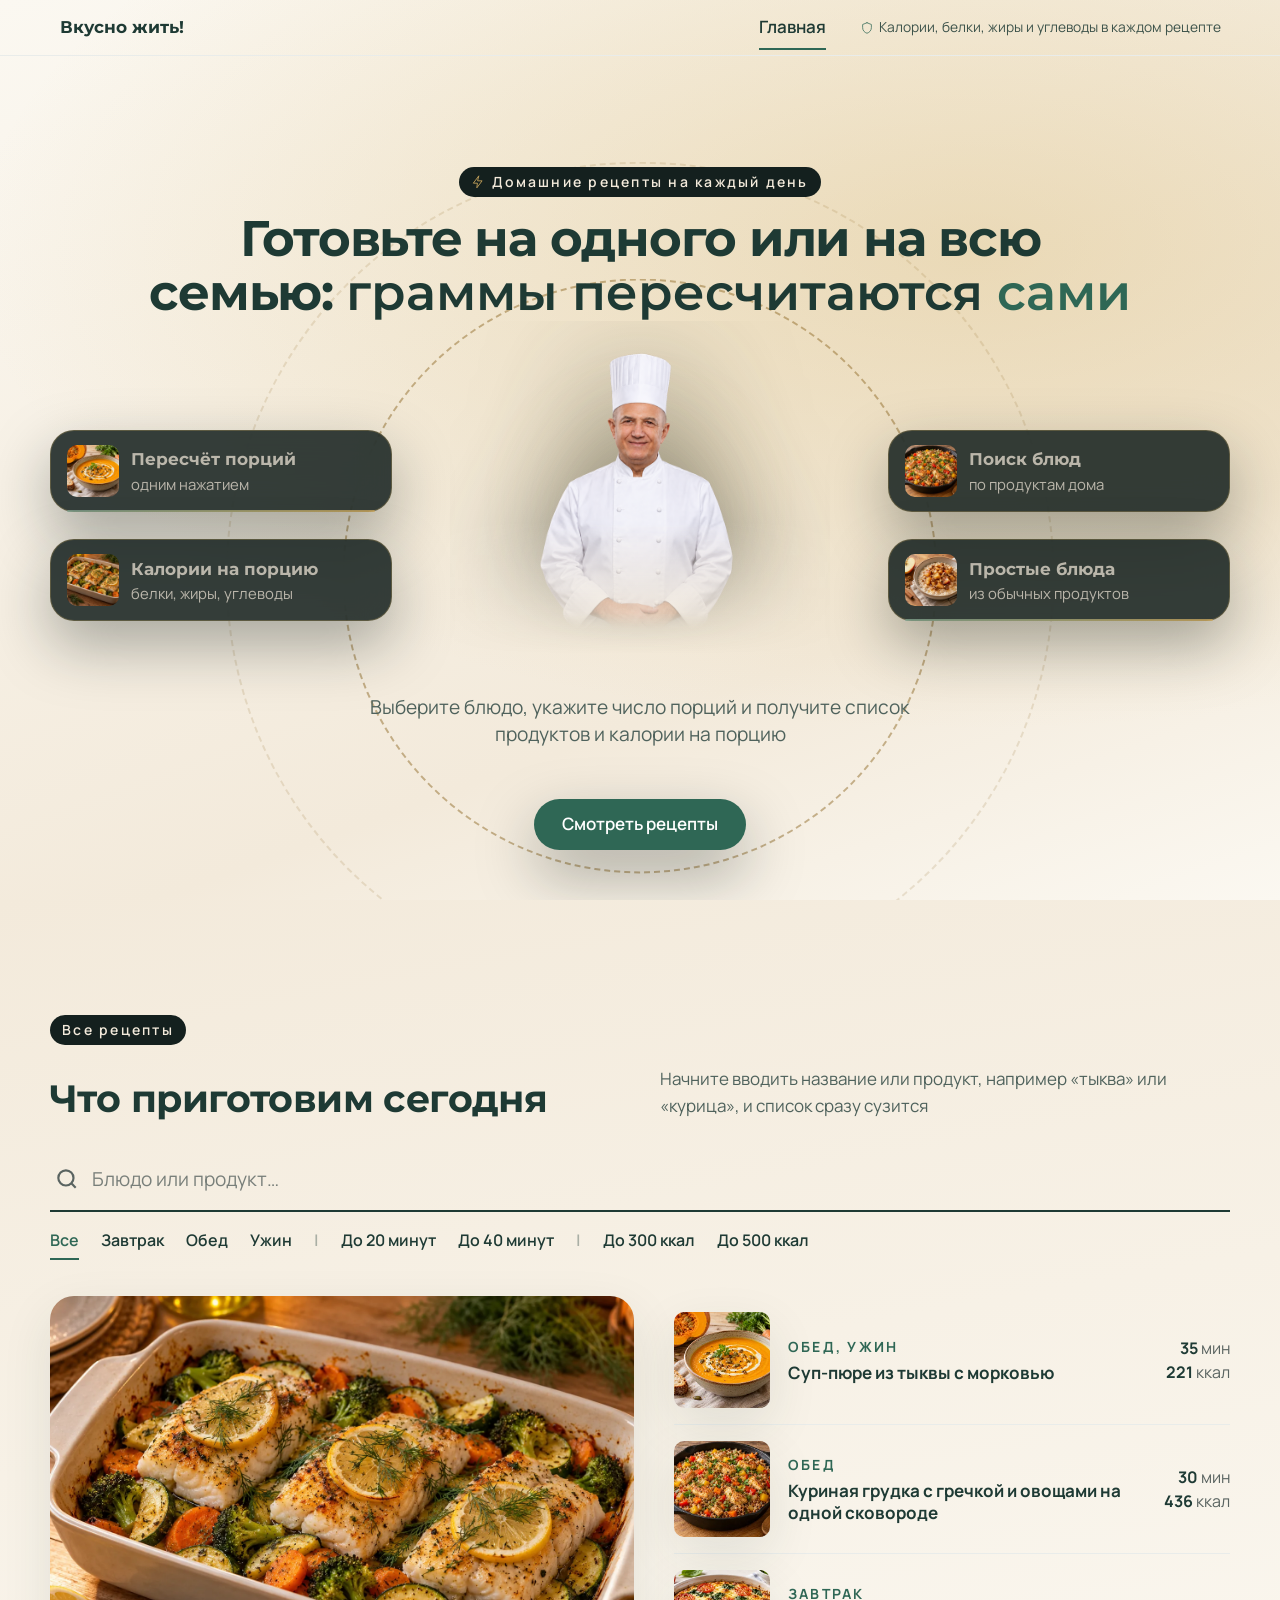
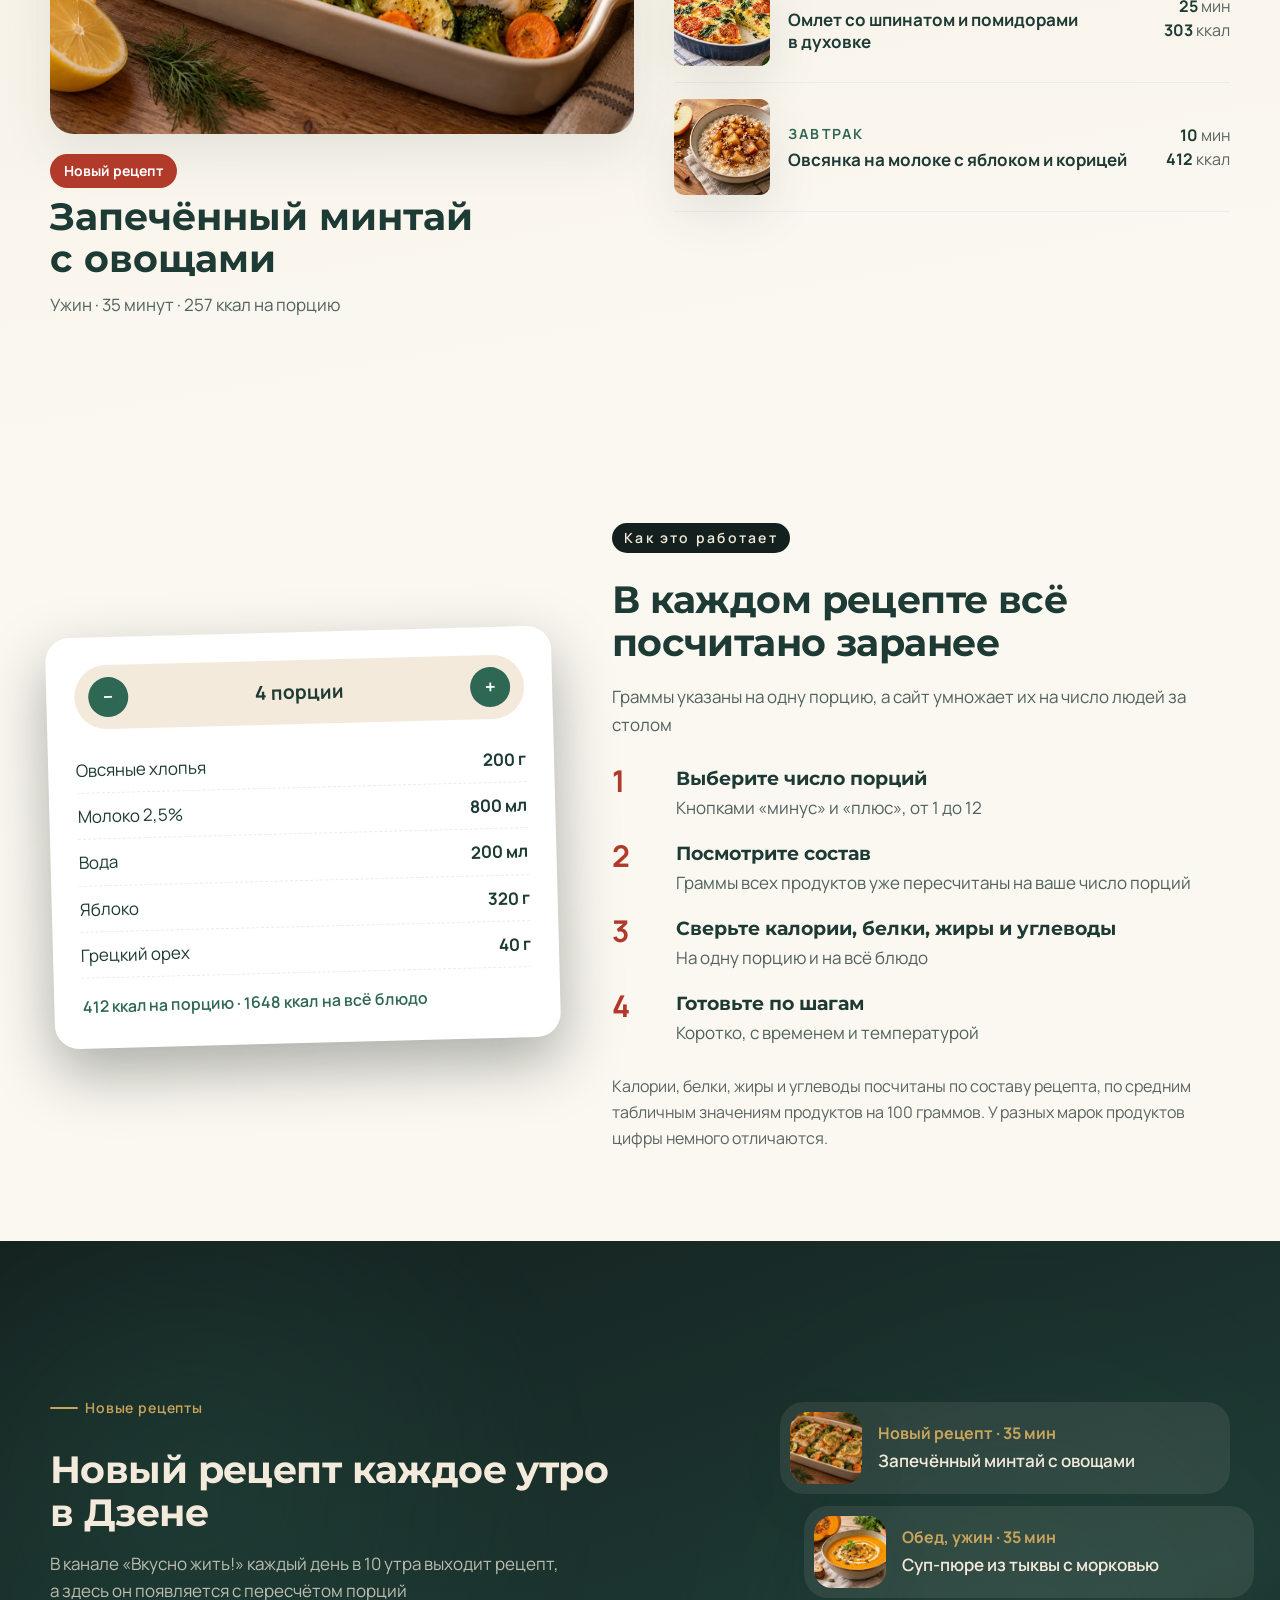
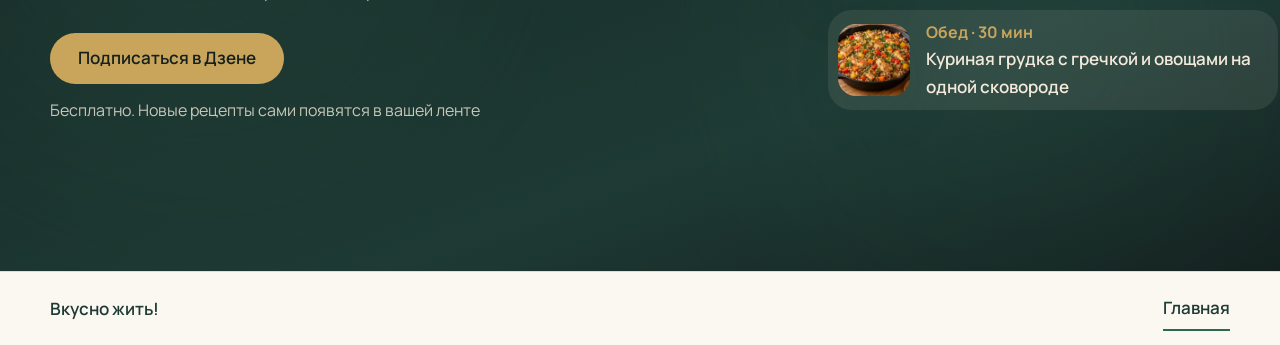
<file: index.html>
<!DOCTYPE html>
<html lang="ru">
<head>
<meta charset="utf-8">
<meta name="viewport" content="width=device-width, initial-scale=1">
<title>Вкусно жить! - домашние рецепты с калориями и пересчётом порций</title>
<meta name="description" content="Простые домашние рецепты на каждый день: продукты в граммах, калории, белки, жиры и углеводы на порцию и пересчёт на 1-12 порций. Андрей Туманов">
<meta name="robots" content="noindex, nofollow">
<meta property="og:title" content="Вкусно жить! - домашние рецепты с калориями и пересчётом порций">
<meta property="og:description" content="Простые домашние рецепты на каждый день: продукты в граммах, калории, белки, жиры и углеводы на порцию и пересчёт на 1-12 порций. Андрей Туманов">
<meta property="og:image" content="https://vkusno.andreytumanov.ru/img/ovsyanka.webp">
<meta property="og:type" content="website">
<link rel="canonical" href="https://vkusno.andreytumanov.ru/">
<script type="application/ld+json">
{
  "@context": "https://schema.org",
  "@type": "Person",
  "name": "Вкусно жить!",
  "jobTitle": "Кулинарный проект: вкусные рецепты и сбалансированное питание на каждый день",
  "description": "Простые домашние рецепты на каждый день: продукты в граммах, калории, белки, жиры и углеводы на порцию и пересчёт на 1-12 порций. Андрей Туманов",
  "url": "https://vkusno.andreytumanov.ru/",
  "image": "https://vkusno.andreytumanov.ru/img/ovsyanka.webp",
  "sameAs": [
    "https://dzen.ru/vkusno_zhit_tumanov"
  ]
}
</script>
<link rel="preconnect" href="https://fonts.googleapis.com">
<link rel="preconnect" href="https://fonts.gstatic.com" crossorigin>
<link rel="stylesheet" href="https://fonts.googleapis.com/css2?family=Montserrat:wght@400;600;700&family=Manrope:wght@400;600&display=swap" media="print" onload="this.media='all'">
<noscript>
<link rel="stylesheet" href="https://fonts.googleapis.com/css2?family=Montserrat:wght@400;600;700&family=Manrope:wght@400;600&display=swap">
</noscript>
<link rel="stylesheet" href="style.css">
<style>
:root {
  --шрифт-заголовков: Montserrat, Manrope, system-ui, sans-serif;
  --шрифт-текста: Manrope, Montserrat, -apple-system, 'Segoe UI', sans-serif;
  --цвет-фон: #FBF8F1;  --цвет-фон-2: #F3EADB;  --цвет-фон-карточки: #FFFFFF;
  --цвет-текст: #1E3A34;  --цвет-текст-мягкий: #4F625C;  --цвет-текст-тихий: #5A6461;
  --цвет-акцент: #2F6755;  --цвет-акцент-тёмный: #C9A55C;  --цвет-акцент-яркий: #7EA08C;
  --цвет-акцент-глубже: #245444;  --цвет-акцент-маркер: #B23A2B;
  --цвет-на-акценте: #FFFFFF;  --цвет-линия: #E9ECEA;
  --цвет-тёмный-фон: #14201E;  --цвет-тёмный-фон-2: #1E3A34;  --цвет-тёмный-текст: #F3EADB;
  --цвет-тёмный-фон-3: #1E3A34;  --цвет-тёмный-фон-4: #245444;
  --цвет-тёплый: #C9A55C;  --цвет-тёплый-мягкий: #D8B873;
  --цвет-стекло: color-mix(in srgb, #14201E 86%, transparent);
  --тень: 0 18px 50px color-mix(in srgb, #1E3A34 10%, transparent);
  --тень-чип: 0 10px 30px color-mix(in srgb, #1E3A34 12%, transparent);
  --тень-глубокая: 0 24px 60px color-mix(in srgb, #14201E 35%, transparent);
  --тень-спутник: 0 30px 60px color-mix(in srgb, #14201E 70%, transparent);
  --тень-плиты: 0 40px 100px color-mix(in srgb, #14201E 70%, transparent);
  --кегль-h1: 34px;  --кегль-h2: clamp(28px, 3vw, 42px);
  --кегль-текст: 17px;  --кегль-лид: clamp(18px, 1.5vw, 22px);
  --кегль-мелкий: 16px;  --кегль-кикер: 14px;  --разрядка-кикера: .16em;
  --кегль-цифра: 30px;
  --отступ-секции: clamp(64px, 9vw, 128px);  --отступ-блока: clamp(16px, 2vw, 28px);
  --отступ-секции-тихо: clamp(48px, 7vw, 96px);  --отступ-секции-громко: clamp(72px, 10.5vw, 140px);
  --ширина: 1180px;  --ширина-колонки: 600px;  --радиус: 18px;  --радиус-малый: 10px;
  --радиус-карточки: 24px;  --радиус-плитки: 24px;  --радиус-телефон: 46px;  --кнопка-радиус: 999px;
  --радиус-модуля: 18px;  --нить: 2px;
  --плавность: cubic-bezier(.2, .7, .2, 1);  --длительность: .3s;
  --цвет-тёплый-тёмный: #8A6420;
}
@media (min-width: 900px) {
  :root { --кегль-h1: clamp(52px, 6vw, 86px); }
}
:root, .светлый { --цвет-кнопки: #2F6755; --цвет-на-кнопке: #FFFFFF; --цвет-кнопки-навёл: var(--цвет-акцент-тёмный); }
.тёмный, .липкая-кнопка--тёмная { --цвет-кнопки: #C9A55C; --цвет-на-кнопке: #14201E; --цвет-кнопки-навёл: #D3B67B; }

</style>
<script>
(function () {
  var ЭТАЛОН = 0.535;                  // очко Open Sans — текстовой гарнитуры утверждённых макетов
  var ПОТОЛОК = 1.2, МЁРТВАЯ = 0.02;   // выше потолка расползается раскладка; ближе к единице не трогаем вовсе
  var КОМПЬЮТЕР = "(min-width: 900px)";
  var ТОКЕНЫ = ["--кегль-текст", "--кегль-лид", "--кегль-мелкий", "--кегль-кикер"];
  var корень = document.documentElement;
  var холст = document.createElement("canvas").getContext("2d");
  var ждём = 0;

  function мера(буква) { var м = холст.measureText(буква); return (м && м.actualBoundingBoxAscent) || 0; }

  function применить() {
    ждём = 0;
    if (!холст) { return; }

    for (var i = 0; i < ТОКЕНЫ.length; i++) { корень.style.removeProperty(ТОКЕНЫ[i]); }
    var стиль = getComputedStyle(корень), стек = стиль.getPropertyValue("--шрифт-текста").trim();
    if (!стек) { return; }
    холст.font = "400 100px " + стек;

    var очко = Math.max(мера("х"), мера("x")) / 100;
    if (!(очко > 0)) { return; }
    var k = Math.round(Math.min(ПОТОЛОК, Math.max(1, ЭТАЛОН / очко)) * 1000) / 1000;
    if (k - 1 < МЁРТВАЯ || !matchMedia(КОМПЬЮТЕР).matches) { k = 1; }
    корень.setAttribute("data-очко", очко.toFixed(3));      // чтобы проверка могла сказать числа вслух
    корень.setAttribute("data-поправка", k.toFixed(3));
    if (k === 1) { return; }
    for (i = 0; i < ТОКЕНЫ.length; i++) {
      var было = стиль.getPropertyValue(ТОКЕНЫ[i]).trim();
      if (было) { корень.style.setProperty(ТОКЕНЫ[i], "calc((" + было + ") * " + k + ")"); }
    }
  }

  применить();

  if (document.fonts && document.fonts.ready) { document.fonts.ready.then(применить); }

  addEventListener("resize", function () { ждём = ждём || requestAnimationFrame(применить); });
})();
</script>
</head>
<body class="с-липкой-кнопкой">
<style>
/* Карточки вокруг Андрея: вместо иконки - маленькая картинка блюда из библиотеки (слово Андрея 18.10) */
#экран-01 .спутник__икон--блюдо{width:3.25rem;height:3.25rem;padding:0;overflow:hidden;border-radius:var(--радиус-малый);background:none}
#экран-01 .спутник__икон--блюдо img{width:100%;height:100%;object-fit:cover;display:block}
@media (min-width: 900px){
  /* Заголовок длиннее макетного: на компьютере две строки поменьше, чтобы он не ложился на карточки и фигуру */
  #экран-01 h1{font-size:clamp(40px,3.9vw,60px);line-height:1.08}
  /* 19.10 слово Андрея: всё поджато к заголовку, низ пустой - карточки опущены и раздвинуты, текст с кнопкой внизу по центру под фигурой */
  #экран-01 .центр__бок{top:46%;gap:1.6em}
  #экран-01 .первый-экран__картинка{bottom:21%}
  #экран-01 .центр__низ{position:absolute;left:50%;bottom:0;translate:-50% 0;width:min(100%,34em);z-index:3;display:grid;justify-items:center;gap:calc(var(--отступ-блока) * 2);text-align:center}
  #экран-01 .центр__низ .лид{margin:0;max-width:none}
  @media (min-height: 850px){ #экран-01 .центр__низ{bottom:-6%} }
  @media (max-height: 780px){ #экран-01 .центр__низ{bottom:4%;gap:var(--отступ-блока)} }
  #экран-01 .центр__низ .первый-экран__действие{margin-top:0}
  #экран-01 .первый-экран__картинка{top:31%}
}
@media (max-width: 899px){
  #экран-01 .центр__низ{display:contents}
}
</style>
<section class="блок блок--первый-экран первый-экран--центр светлый" id="экран-01" data-тип="первый-экран" data-схема="центр" data-ключ-макета="тёмная" data-картинка="вырез">
  <header class="шапка шапка--с-меню">
    <a class="шапка__лого" href="index.html">Вкусно жить!</a>
    <nav class="шапка-сайта__меню" id="меню-сайта" aria-label="Страницы сайта">
<a href="index.html" aria-current="page">Главная</a>
</nav>
<span class="шапка__лиц"><svg class="иконка" aria-hidden="true" xmlns="http://www.w3.org/2000/svg" viewBox="0 0 24 24" fill="none" stroke="currentColor" stroke-width="1.5" stroke-linecap="round" stroke-linejoin="round">
  <path d="M12 3l7.5 3v5.5c0 4.6-3.2 8.2-7.5 9.5-4.3-1.3-7.5-4.9-7.5-9.5V6L12 3z"/>
</svg><span><span class="полн">Калории, белки, жиры и углеводы в каждом рецепте</span><span class="кратко">Калории в каждом рецепте</span></span></span>
<button class="шапка-сайта__кнопка" type="button" aria-expanded="false" aria-controls="меню-сайта" hidden>Меню</button>
</header>
  <span class="кольцо кольцо--2"></span><span class="кольцо"></span>
  <div class="блок__внутри">
    <div class="центр__верх">
      <p class="кикер кикер--пилюля"><svg class="иконка" aria-hidden="true" xmlns="http://www.w3.org/2000/svg" viewBox="0 0 24 24" fill="none" stroke="currentColor" stroke-width="1.5" stroke-linecap="round" stroke-linejoin="round">
  <path d="M13 2L4 14h7l-1 8 9-12h-7z"/>
</svg>Домашние рецепты на каждый день</p>
      <h1>Готовьте на одного или на всю семью<span class="делитель">:</span> <span class="хвост">граммы пересчитаются <em class="акцент">сами</em></span></h1>
    </div>
    <figure class="картинка картинка--вырез первый-экран__картинка" style="--голова-в-кадре: 0.152; --макушка-в-кадре: 0.063"><span class="опора"></span><img src="img/povar-andrej-cut-vyrez.png" alt="Андрей Туманов в поварском кителе и колпаке" data-лицо="50,13" fetchpriority="high"></figure>
    <div class="центр__бок центр__бок--лево">
      <div class="карточка карточка--стекло спутник с1 парит"><div class="спутник__икон спутник__икон--блюдо"><img src="img/sup-tykva.webp" alt="Тыквенный суп-пюре" loading="lazy"></div><span><b>Пересчёт порций</b><span>одним нажатием</span></span><i class="спутник__шкала"></i></div>
      <div class="карточка карточка--стекло спутник с2 парит парит--2"><div class="спутник__икон спутник__икон--блюдо"><img src="img/mintaj.webp" alt="Минтай с овощами" loading="lazy"></div><span><b>Калории на порцию</b><span>белки, жиры, углеводы</span></span></div>
    </div>
    <div class="центр__бок центр__бок--право">
      <div class="карточка карточка--стекло спутник с3 парит парит--3"><div class="спутник__икон спутник__икон--блюдо"><img src="img/grechka.webp" alt="Гречка с курицей" loading="lazy"></div><span><b>Поиск блюд</b><span>по продуктам дома</span></span></div>
      <div class="карточка карточка--стекло спутник с4 парит парит--4"><div class="спутник__икон спутник__икон--блюдо"><img src="img/ovsyanka.webp" alt="Овсянка с яблоком" loading="lazy"></div><span><b>Простые блюда</b><span>из обычных продуктов</span></span><i class="спутник__шкала"></i></div>
    </div>
    <div class="центр__низ">
        <p class="лид">Выберите блюдо, укажите число порций и получите список продуктов и калории на порцию</p>
        <div class="первый-экран__действие"><a class="кнопка кнопка--главная" href="#экран-02">Смотреть рецепты</a></div>
    </div>
  </div>
</section>
<section class="блок блок--работы светлый второй" id="экран-02" data-тип="работы" data-вёрстка="своя">
<div class="блок__внутри">
  <div class="пк-шапка">
    <div><p class="кикер">Все рецепты</p><h2>Что приготовим сегодня</h2></div>
    <p class="секция__лид">Начните вводить название или продукт, например «тыква» или «курица», и список сразу сузится</p>
  </div>
  <label class="пк-поиск"><svg viewBox="0 0 24 24" aria-hidden="true"><circle cx="11" cy="11" r="7"/><path d="M20 20l-4-4"/></svg><input type="search" placeholder="Блюдо или продукт…" aria-label="Поиск рецепта по названию или продукту"></label>
  <div class="пк-фильтры" role="group" aria-label="Фильтры рецептов"><button type="button" data-группа="приём" data-знач="" aria-pressed="true" class="вкл">Все</button> <button type="button" data-группа="приём" data-знач="завтрак" aria-pressed="false">Завтрак</button> <button type="button" data-группа="приём" data-знач="обед" aria-pressed="false">Обед</button> <button type="button" data-группа="приём" data-знач="ужин" aria-pressed="false">Ужин</button> <span class="пк-раздел" aria-hidden="true">|</span> <button type="button" data-группа="мин" data-знач="20" aria-pressed="false">До 20 минут</button> <button type="button" data-группа="мин" data-знач="40" aria-pressed="false">До 40 минут</button> <span class="пк-раздел" aria-hidden="true">|</span> <button type="button" data-группа="ккал" data-знач="300" aria-pressed="false">До 300 ккал</button> <button type="button" data-группа="ккал" data-знач="500" aria-pressed="false">До 500 ккал</button></div>
  <p class="пк-пусто" hidden>Ничего не нашлось. Попробуйте другой продукт или снимите фильтр.</p>
  <div class="пк-разворот">
    <a class="пк-главный" href="mintaj-zapechennyj-s-ovoshchami.html">
      <figure class="фото"><img src="img/mintaj.webp" alt="Запечённый минтай с овощами" loading="lazy"></figure>
      <span class="пк-метка">Новый рецепт</span>
      <h3>Запечённый минтай с овощами</h3>
      <p class="пк-мета">Ужин · 35 минут · 257 ккал на порцию</p>
    </a>
    <div class="пк-список">
      <a class="пк-строка" href="mintaj-zapechennyj-s-ovoshchami.html" data-приём="ужин" data-мин="35" data-ккал="257" data-поиск="запеченный минтай с овощами минтай брокколи кабачок морковь лимон масло оливковое чеснок укроп соль черный перец рыба рыбой         " data-большая="img/mintaj.webp" data-адрес="mintaj-zapechennyj-s-ovoshchami" hidden>
        <figure class="фото"><img src="img/mini/mintaj.webp" alt="Запечённый минтай с овощами" loading="lazy" width="96" height="96"></figure>
        <span class="пк-текст"><span class="пк-приём">Ужин</span><span class="пк-имя">Запечённый минтай с овощами</span></span>
        <span class="пк-цифры"><b>35</b> мин <br><b>257</b> ккал</span>
      </a>
      <a class="пк-строка" href="sup-pyure-iz-tykvy.html" data-приём="обед ужин" data-мин="35" data-ккал="221" data-поиск="суп-пюре из тыквы с морковью тыква морковь картофель лук репчатый вода сливки 10% масло оливковое тыквенные семечки соль         " data-большая="img/sup-tykva.webp" data-адрес="sup-pyure-iz-tykvy">
        <figure class="фото"><img src="img/mini/sup-tykva.webp" alt="Суп-пюре из тыквы с морковью" loading="lazy" width="96" height="96"></figure>
        <span class="пк-текст"><span class="пк-приём">Обед, ужин</span><span class="пк-имя">Суп-пюре из тыквы с морковью</span></span>
        <span class="пк-цифры"><b>35</b> мин <br><b>221</b> ккал</span>
      </a>
      <a class="пк-строка" href="kurica-s-grechkoj-i-ovoshchami.html" data-приём="обед" data-мин="30" data-ккал="436" data-поиск="куриная грудка с гречкой и овощами на одной сковороде куриное филе гречка вода морковь перец болгарский лук репчатый масло оливковое соль черный перец курица курицей мясо        " data-большая="img/grechka.webp" data-адрес="kurica-s-grechkoj-i-ovoshchami">
        <figure class="фото"><img src="img/mini/grechka.webp" alt="Куриная грудка с гречкой и овощами на одной сковороде" loading="lazy" width="96" height="96"></figure>
        <span class="пк-текст"><span class="пк-приём">Обед</span><span class="пк-имя">Куриная грудка с гречкой и овощами на одной сковороде</span></span>
        <span class="пк-цифры"><b>30</b> мин <br><b>436</b> ккал</span>
      </a>
      <a class="пк-строка" href="omlet-so-shpinatom-v-duhovke.html" data-приём="завтрак" data-мин="25" data-ккал="303" data-поиск="омлет со шпинатом и помидорами в духовке яйцо куриное молоко 2,5% шпинат помидор сыр твердый масло оливковое соль черный перец яйца яйцо   помидоры томаты сыром   " data-большая="img/omlet.webp" data-адрес="omlet-so-shpinatom-v-duhovke">
        <figure class="фото"><img src="img/mini/omlet.webp" alt="Омлет со шпинатом и помидорами в духовке" loading="lazy" width="96" height="96"></figure>
        <span class="пк-текст"><span class="пк-приём">Завтрак</span><span class="пк-имя">Омлет со шпинатом и помидорами в духовке</span></span>
        <span class="пк-цифры"><b>25</b> мин <br><b>303</b> ккал</span>
      </a>
      <a class="пк-строка" href="ovsyanka-s-yablokom-i-koricej.html" data-приём="завтрак" data-мин="10" data-ккал="412" data-поиск="овсянка на молоке с яблоком и корицей овсяные хлопья молоко 2,5% вода яблоко грецкий орех мед корица соль    яблоки    " data-большая="img/ovsyanka.webp" data-адрес="ovsyanka-s-yablokom-i-koricej">
        <figure class="фото"><img src="img/mini/ovsyanka.webp" alt="Овсянка на молоке с яблоком и корицей" loading="lazy" width="96" height="96"></figure>
        <span class="пк-текст"><span class="пк-приём">Завтрак</span><span class="пк-имя">Овсянка на молоке с яблоком и корицей</span></span>
        <span class="пк-цифры"><b>10</b> мин <br><b>412</b> ккал</span>
      </a>
      <button type="button" class="пк-ещё" hidden>Показать ещё 12</button>
    </div>
  </div>
</div>
<script>
(function(){
  var э=document.getElementById('экран-02'); if(!э) return;
  var поле=э.querySelector('.пк-поиск input'), все=[].slice.call(э.querySelectorAll('.пк-строка')),
      гл=э.querySelector('.пк-главный'), ещё=э.querySelector('.пк-ещё'), пусто=э.querySelector('.пк-пусто'),
      разворот=э.querySelector('.пк-разворот'), N=12, сколько=N, ф={приём:'',мин:0,ккал:0};
  function норм(т){return т.toLowerCase().replace(/ё/g,'е').trim();}
  function подходит(к){
    var д=к.dataset, слова=норм(поле.value).split(/\s+/).filter(Boolean).map(function(с){return с.length>3?с.slice(0,Math.max(3,с.length-1)):с;});
    if(ф.приём && (' '+д.приём+' ').indexOf(' '+ф.приём+' ')<0) return false;
    if(ф.мин && +д.мин>ф.мин) return false;
    if(ф.ккал && +д.ккал>ф.ккал) return false;
    for(var i=0;i<слова.length;i++){ if(д.поиск.indexOf(слова[i])<0) return false; }
    return true;
  }
  function показать(){
    var годные=все.filter(подходит), первая=годные[0];
    разворот.hidden=!первая; пусто.hidden=!!первая;
    if(первая){
      гл.querySelector('img').src=первая.dataset.большая;
      гл.querySelector('img').alt=первая.querySelector('.пк-имя').textContent;
      гл.querySelector('h3').textContent=первая.querySelector('.пк-имя').textContent;
      гл.querySelector('.пк-мета').textContent=первая.querySelector('.пк-приём').textContent+' · '+первая.dataset.мин+' минут · '+первая.dataset.ккал+' ккал на порцию';
      гл.href=первая.href;
      гл.querySelector('.пк-метка').hidden=!!(поле.value.trim()||ф.приём||ф.мин||ф.ккал);
    }
    все.forEach(function(к){ var н=годные.indexOf(к); к.hidden=(н<1||н>сколько); });
    ещё.hidden=годные.length-1<=сколько;
  }
  поле.addEventListener('input',function(){сколько=N;показать();});
  э.querySelectorAll('.пк-фильтры button').forEach(function(к){
    к.addEventListener('click',function(){
      var г=к.dataset.группа, з=к.dataset.знач;
      if(г==='приём'){ ф.приём=з; }
      else { ф[г]=(ф[г]==+з)?0:+з; }
      э.querySelectorAll('.пк-фильтры button[data-группа="'+г+'"]').forEach(function(о){
        var вкл=г==='приём'?о.dataset.знач===ф.приём:+о.dataset.знач===ф[г];
        о.classList.toggle('вкл',вкл); о.setAttribute('aria-pressed',вкл);
      });
      сколько=N; показать();
    });
  });
  ещё.addEventListener('click',function(){сколько+=N;показать();});
  if('IntersectionObserver' in window){   // нижняя кнопка «Смотреть рецепты» не висит над самим списком
    new IntersectionObserver(function(з){   // кнопка стоит ниже этого скрипта - ищем её в момент срабатывания
      var л=document.querySelector('.липкая-кнопка'), в=з[0].isIntersecting; if(!л) return;
      л.style.transition='transform .3s,opacity .3s';
      л.style.transform=в?'translateY(100%)':''; л.style.opacity=в?'0':''; л.style.pointerEvents=в?'none':''; }).observe(э);
  }
  показать();
})();
</script>
</section>
<section class="блок блок--решение блок--тихо светлый" id="экран-03" data-тип="решение" data-вёрстка="своя">
<div class="блок__внутри">
  <div class="пк-разворот">
    <div class="пк-листок" aria-hidden="true">
      <div class="пк-порции"><span class="пк-кн">−</span><b>4 порции</b><span class="пк-кн">+</span></div>
      <ul class="пк-состав"><li><span>Овсяные хлопья</span><b>200 г</b></li><li><span>Молоко 2,5%</span><b>800 мл</b></li><li><span>Вода</span><b>200 мл</b></li><li><span>Яблоко</span><b>320 г</b></li><li><span>Грецкий орех</span><b>40 г</b></li></ul>
      <p class="пк-итог">412 ккал на порцию · 1648 ккал на всё блюдо</p>
    </div>
    <div>
      <p class="кикер">Как это работает</p>
    <h2>В каждом рецепте всё посчитано заранее</h2>
    <p class="секция__лид">Граммы указаны на одну порцию, а сайт умножает их на число людей за столом</p>
      <ol class="пк-пункты">
      <li><span class="пк-н">1</span><div><h3>Выберите число порций</h3><p>Кнопками «минус» и «плюс», от 1 до 12</p></div></li>
      <li><span class="пк-н">2</span><div><h3>Посмотрите состав</h3><p>Граммы всех продуктов уже пересчитаны на ваше число порций</p></div></li>
      <li><span class="пк-н">3</span><div><h3>Сверьте калории, белки, жиры и углеводы</h3><p>На одну порцию и на всё блюдо</p></div></li>
      <li><span class="пк-н">4</span><div><h3>Готовьте по шагам</h3><p>Коротко, с временем и температурой</p></div></li>
      </ol>
      <p class="пк-сноска">Калории, белки, жиры и углеводы посчитаны по составу рецепта, по средним табличным значениям продуктов на 100 граммов. У разных марок продуктов цифры немного отличаются.</p>
    </div>
  </div>
</div>
</section>
<section class="блок блок--финал тёмный фон--пятна" id="экран-04" data-тип="финал" data-вёрстка="своя">
<div class="блок__внутри">
  <div class="пк-плита">
    <div>
      <p class="кикер">Новые рецепты</p>
      <h2>Новый рецепт каждое утро в Дзене</h2>
      <p class="секция__лид">В канале «Вкусно жить!» каждый день в 10 утра выходит рецепт, а здесь он появляется с пересчётом порций</p>
      <a class="кнопка" href="https://dzen.ru/vkusno_zhit_tumanov" target="_blank" rel="noopener">Подписаться в Дзене</a>
      <p class="пк-подпись">Бесплатно. Новые рецепты сами появятся в вашей ленте</p>
    </div>
    <ul class="пк-листки">
      <li><a href="mintaj-zapechennyj-s-ovoshchami.html"><figure class="фото"><img src="img/mini/mintaj.webp" alt="Запечённый минтай с овощами" loading="lazy" width="72" height="72"></figure><span><span class="пк-день">Новый рецепт · 35 мин</span><span class="пк-имя">Запечённый минтай с овощами</span></span></a></li>
      <li><a href="sup-pyure-iz-tykvy.html"><figure class="фото"><img src="img/mini/sup-tykva.webp" alt="Суп-пюре из тыквы с морковью" loading="lazy" width="72" height="72"></figure><span><span class="пк-день">Обед, ужин · 35 мин</span><span class="пк-имя">Суп-пюре из тыквы с морковью</span></span></a></li>
      <li><a href="kurica-s-grechkoj-i-ovoshchami.html"><figure class="фото"><img src="img/mini/grechka.webp" alt="Куриная грудка с гречкой и овощами на одной сковороде" loading="lazy" width="72" height="72"></figure><span><span class="пк-день">Обед · 30 мин</span><span class="пк-имя">Куриная грудка с гречкой и овощами на одной сковороде</span></span></a></li>
    </ul>
  </div>
</div>
</section>
<footer class="подвал-сайта светлый">
<div class="подвал-сайта__ряд">
<p class="подвал-сайта__знак">Вкусно жить!</p>
<nav class="подвал-сайта__меню" aria-label="Страницы сайта">
<a href="index.html" aria-current="page">Главная</a>
</nav>
</div>
</footer>
<div class="липкая-кнопка"><a class="кнопка кнопка--главная" href="#экран-02">Смотреть рецепты</a></div>
<script>
(function () {
  var СПИТ = "главная-на-виду";                       // класс на body; правило сна — в стилях
  var кнопка = document.querySelector(".первый-экран__действие .кнопка--главная");
  if (!кнопка || !window.IntersectionObserver) { return; }

  function пометить(на_виду) { document.body.classList.toggle(СПИТ, !!на_виду); }

  var б = кнопка.getBoundingClientRect();
  пометить(б.bottom > 0 && б.top < (window.innerHeight || 0));

  requestAnimationFrame(function () {
    requestAnimationFrame(function () { document.body.classList.add("панель-с-переходом"); });
  });

  new IntersectionObserver(function (записи) {
    пометить(записи[записи.length - 1].isIntersecting);
  }, { threshold: 0 }).observe(кнопка);
})();
</script>
<script>
(function () {
  var шапка = document.querySelector(".шапка-сайта, .шапка--с-меню");
  var кнопка = шапка && шапка.querySelector(".шапка-сайта__кнопка");
  if (!кнопка) { return; }
  кнопка.hidden = false;
  шапка.classList.add("шапка-сайта--с-кнопкой");
  кнопка.addEventListener("click", function () {
    var открыта = шапка.classList.toggle("шапка-сайта--открыта");
    кнопка.setAttribute("aria-expanded", открыта ? "true" : "false");
  });
})();
</script>
</body>
</html>
</file>
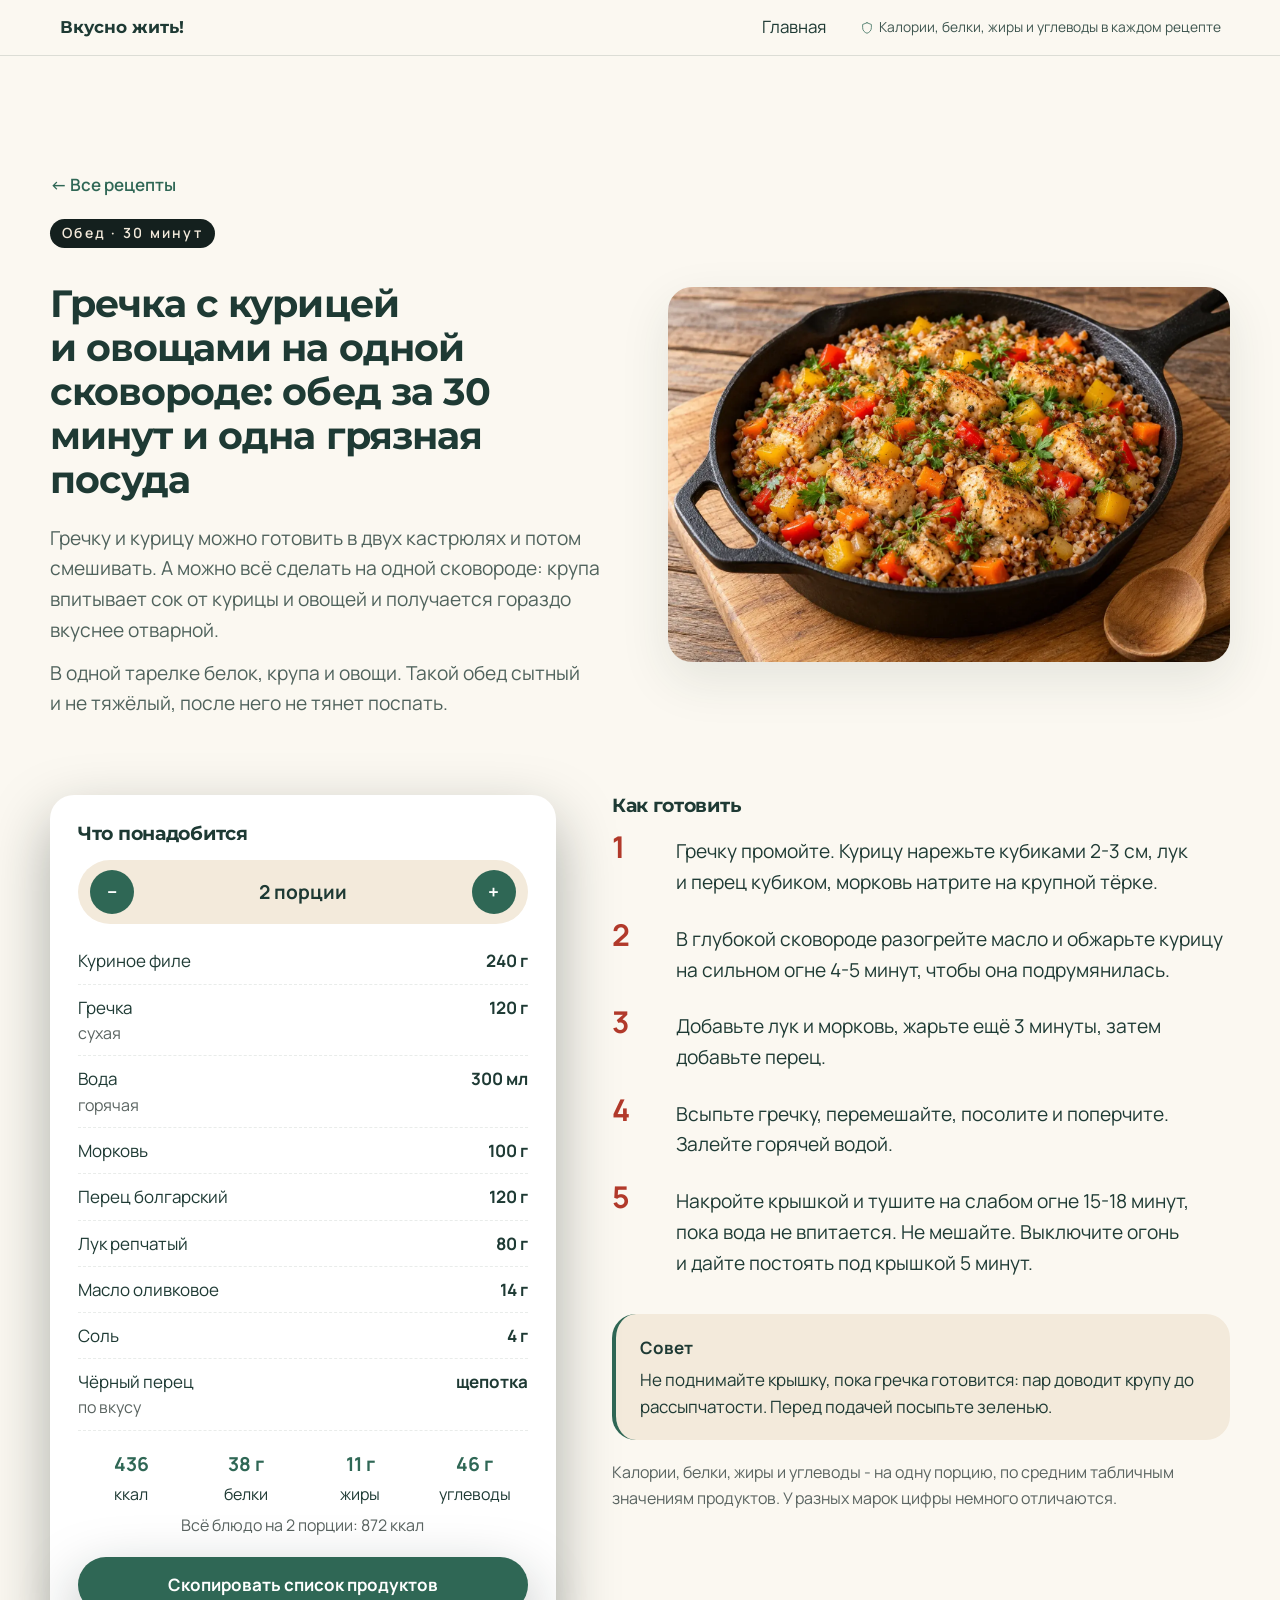
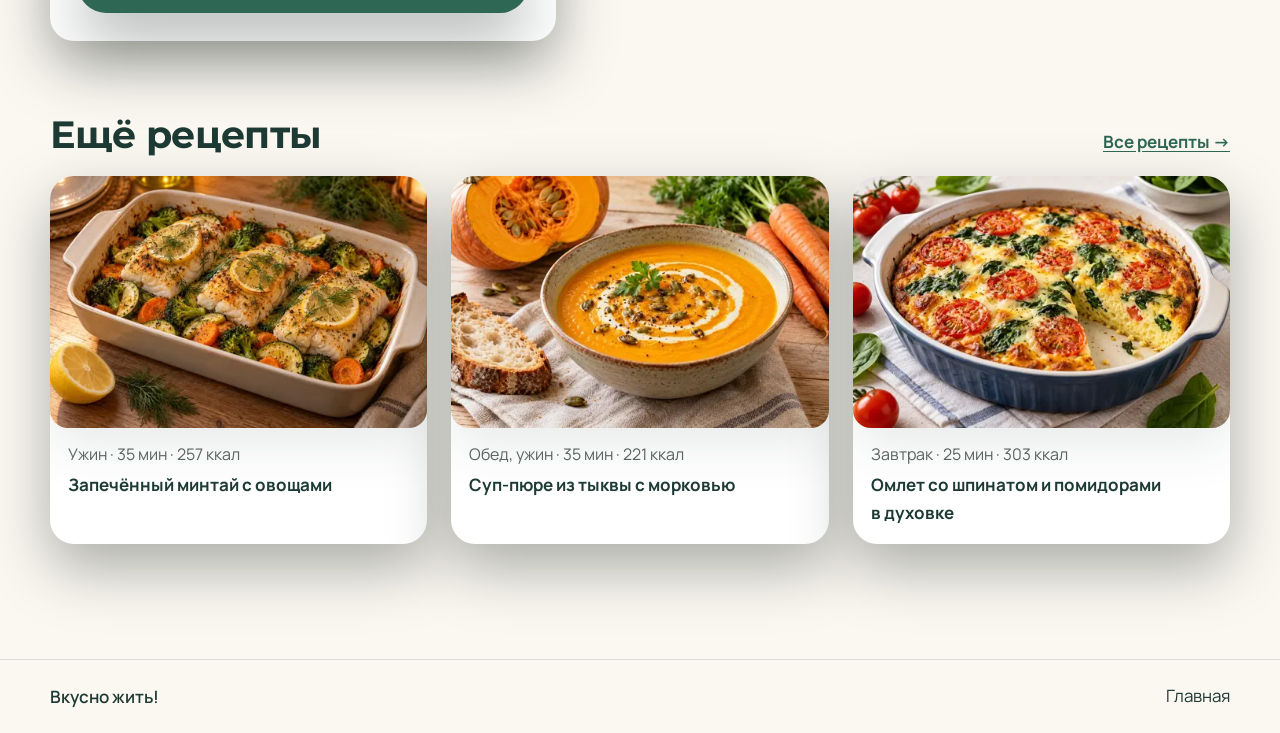
<file: kurica-s-grechkoj-i-ovoshchami.html>
<!DOCTYPE html>
<html lang="ru">
<head>
<meta charset="utf-8">
<meta name="viewport" content="width=device-width, initial-scale=1">
<title>Куриная грудка с гречкой и овощами на одной сковороде - рецепт | Вкусно жить!</title>
<meta name="description" content="Курица с гречкой и овощами на одной сковороде за 30 минут: крупа впитывает сок и выходит вкуснее отварной. Простые шаги и калории на порцию.">
<meta name="robots" content="noindex, nofollow">
<meta property="og:title" content="Куриная грудка с гречкой и овощами на одной сковороде - рецепт | Вкусно жить!">
<meta property="og:description" content="Курица с гречкой и овощами на одной сковороде за 30 минут: крупа впитывает сок и выходит вкуснее отварной. Простые шаги и калории на порцию.">
<meta property="og:image" content="https://vkusno.andreytumanov.ru/img/ovsyanka.webp">
<meta property="og:type" content="website">
<link rel="canonical" href="https://vkusno.andreytumanov.ru/kurica-s-grechkoj-i-ovoshchami.html">
<link rel="preconnect" href="https://fonts.googleapis.com">
<link rel="preconnect" href="https://fonts.gstatic.com" crossorigin>
<link rel="stylesheet" href="https://fonts.googleapis.com/css2?family=Montserrat:wght@400;600;700&family=Manrope:wght@400;600&display=swap" media="print" onload="this.media='all'">
<noscript>
<link rel="stylesheet" href="https://fonts.googleapis.com/css2?family=Montserrat:wght@400;600;700&family=Manrope:wght@400;600&display=swap">
</noscript>
<link rel="stylesheet" href="style.css">
<style>
:root {
  --шрифт-заголовков: Montserrat, Manrope, system-ui, sans-serif;
  --шрифт-текста: Manrope, Montserrat, -apple-system, 'Segoe UI', sans-serif;
  --цвет-фон: #FBF8F1;  --цвет-фон-2: #F3EADB;  --цвет-фон-карточки: #FFFFFF;
  --цвет-текст: #1E3A34;  --цвет-текст-мягкий: #4F625C;  --цвет-текст-тихий: #5A6461;
  --цвет-акцент: #2F6755;  --цвет-акцент-тёмный: #C9A55C;  --цвет-акцент-яркий: #7EA08C;
  --цвет-акцент-глубже: #245444;  --цвет-акцент-маркер: #B23A2B;
  --цвет-на-акценте: #FFFFFF;  --цвет-линия: #E9ECEA;
  --цвет-тёмный-фон: #14201E;  --цвет-тёмный-фон-2: #1E3A34;  --цвет-тёмный-текст: #F3EADB;
  --цвет-тёмный-фон-3: #1E3A34;  --цвет-тёмный-фон-4: #245444;
  --цвет-тёплый: #C9A55C;  --цвет-тёплый-мягкий: #D8B873;
  --цвет-стекло: color-mix(in srgb, #14201E 86%, transparent);
  --тень: 0 18px 50px color-mix(in srgb, #1E3A34 10%, transparent);
  --тень-чип: 0 10px 30px color-mix(in srgb, #1E3A34 12%, transparent);
  --тень-глубокая: 0 24px 60px color-mix(in srgb, #14201E 35%, transparent);
  --тень-спутник: 0 30px 60px color-mix(in srgb, #14201E 70%, transparent);
  --тень-плиты: 0 40px 100px color-mix(in srgb, #14201E 70%, transparent);
  --кегль-h1: 34px;  --кегль-h2: clamp(28px, 3vw, 42px);
  --кегль-текст: 17px;  --кегль-лид: clamp(18px, 1.5vw, 22px);
  --кегль-мелкий: 16px;  --кегль-кикер: 14px;  --разрядка-кикера: .16em;
  --кегль-цифра: 30px;
  --отступ-секции: clamp(64px, 9vw, 128px);  --отступ-блока: clamp(16px, 2vw, 28px);
  --отступ-секции-тихо: clamp(48px, 7vw, 96px);  --отступ-секции-громко: clamp(72px, 10.5vw, 140px);
  --ширина: 1180px;  --ширина-колонки: 600px;  --радиус: 18px;  --радиус-малый: 10px;
  --радиус-карточки: 24px;  --радиус-плитки: 24px;  --радиус-телефон: 46px;  --кнопка-радиус: 999px;
  --радиус-модуля: 18px;  --нить: 2px;
  --плавность: cubic-bezier(.2, .7, .2, 1);  --длительность: .3s;
  --цвет-тёплый-тёмный: #8A6420;
}
@media (min-width: 900px) {
  :root { --кегль-h1: clamp(52px, 6vw, 86px); }
}
:root, .светлый { --цвет-кнопки: #2F6755; --цвет-на-кнопке: #FFFFFF; --цвет-кнопки-навёл: var(--цвет-акцент-тёмный); }
.тёмный, .липкая-кнопка--тёмная { --цвет-кнопки: #C9A55C; --цвет-на-кнопке: #14201E; --цвет-кнопки-навёл: #D3B67B; }

</style>
<script>
(function () {
  var ЭТАЛОН = 0.535;                  // очко Open Sans — текстовой гарнитуры утверждённых макетов
  var ПОТОЛОК = 1.2, МЁРТВАЯ = 0.02;   // выше потолка расползается раскладка; ближе к единице не трогаем вовсе
  var КОМПЬЮТЕР = "(min-width: 900px)";
  var ТОКЕНЫ = ["--кегль-текст", "--кегль-лид", "--кегль-мелкий", "--кегль-кикер"];
  var корень = document.documentElement;
  var холст = document.createElement("canvas").getContext("2d");
  var ждём = 0;

  function мера(буква) { var м = холст.measureText(буква); return (м && м.actualBoundingBoxAscent) || 0; }

  function применить() {
    ждём = 0;
    if (!холст) { return; }

    for (var i = 0; i < ТОКЕНЫ.length; i++) { корень.style.removeProperty(ТОКЕНЫ[i]); }
    var стиль = getComputedStyle(корень), стек = стиль.getPropertyValue("--шрифт-текста").trim();
    if (!стек) { return; }
    холст.font = "400 100px " + стек;

    var очко = Math.max(мера("х"), мера("x")) / 100;
    if (!(очко > 0)) { return; }
    var k = Math.round(Math.min(ПОТОЛОК, Math.max(1, ЭТАЛОН / очко)) * 1000) / 1000;
    if (k - 1 < МЁРТВАЯ || !matchMedia(КОМПЬЮТЕР).matches) { k = 1; }
    корень.setAttribute("data-очко", очко.toFixed(3));      // чтобы проверка могла сказать числа вслух
    корень.setAttribute("data-поправка", k.toFixed(3));
    if (k === 1) { return; }
    for (i = 0; i < ТОКЕНЫ.length; i++) {
      var было = стиль.getPropertyValue(ТОКЕНЫ[i]).trim();
      if (было) { корень.style.setProperty(ТОКЕНЫ[i], "calc((" + было + ") * " + k + ")"); }
    }
  }

  применить();

  if (document.fonts && document.fonts.ready) { document.fonts.ready.then(применить); }

  addEventListener("resize", function () { ждём = ждём || requestAnimationFrame(применить); });
})();
</script>
</head>
<body>
<header class="шапка шапка--с-меню шапка--своя светлый">
<a class="шапка__лого" href="index.html">Вкусно жить!</a>
<nav class="шапка-сайта__меню" id="меню-сайта" aria-label="Страницы сайта">
<a href="index.html">Главная</a>
</nav>
<span class="шапка__лиц"><svg class="иконка" aria-hidden="true" xmlns="http://www.w3.org/2000/svg" viewBox="0 0 24 24" fill="none" stroke="currentColor" stroke-width="1.5" stroke-linecap="round" stroke-linejoin="round">
  <path d="M12 3l7.5 3v5.5c0 4.6-3.2 8.2-7.5 9.5-4.3-1.3-7.5-4.9-7.5-9.5V6L12 3z"/>
</svg><span><span class="полн">Калории, белки, жиры и углеводы в каждом рецепте</span><span class="кратко">Калории в каждом рецепте</span></span></span>
<button class="шапка-сайта__кнопка" type="button" aria-expanded="false" aria-controls="меню-сайта" hidden>Меню</button>
</header>
<section class="блок блок--рецепт светлый" id="экран-90" data-тип="рецепт" data-вёрстка="своя">
<div class="блок__внутри">
  <a class="рц-назад" href="index.html#экран-02">← Все рецепты</a>
  <div class="рц-верх">
    <div>
      <p class="кикер">Обед · 30 минут</p>
      <h1>Гречка с курицей и овощами на одной сковороде: обед за 30 минут и одна грязная посуда</h1>
      <div class="рц-вступ">
      <p>Гречку и курицу можно готовить в двух кастрюлях и потом смешивать. А можно всё сделать на одной сковороде: крупа впитывает сок от курицы и овощей и получается гораздо вкуснее отварной.</p>
      <p>В одной тарелке белок, крупа и овощи. Такой обед сытный и не тяжёлый, после него не тянет поспать.</p>
      </div>
    </div>
    <figure class="фото рц-фото"><img src="img/grechka.webp" alt="Куриная грудка с гречкой и овощами на одной сковороде" width="1536" height="1024"></figure>
  </div>
  <div class="рц-низ">
    <div class="рц-листок">
      <h2>Что понадобится</h2>
      <div class="рц-порции"><button type="button" class="рц-кн" data-кн="-" aria-label="Меньше порций">−</button><b aria-live="polite">2 порции</b><button type="button" class="рц-кн" data-кн="+" aria-label="Больше порций">+</button></div>
      <ul class="рц-состав">
        <li><span>Куриное филе</span><b>240 г</b></li>
        <li><span>Гречка<small>сухая</small></span><b>120 г</b></li>
        <li><span>Вода<small>горячая</small></span><b>300 мл</b></li>
        <li><span>Морковь</span><b>100 г</b></li>
        <li><span>Перец болгарский</span><b>120 г</b></li>
        <li><span>Лук репчатый</span><b>80 г</b></li>
        <li><span>Масло оливковое</span><b>14 г</b></li>
        <li><span>Соль</span><b>4 г</b></li>
        <li><span>Чёрный перец<small>по вкусу</small></span><b>щепотка</b></li>
      </ul>
      <div class="рц-кбжу">
        <div><b>436</b><span>ккал</span></div>
        <div><b>38 г</b><span>белки</span></div>
        <div><b>11 г</b><span>жиры</span></div>
        <div><b>46 г</b><span>углеводы</span></div>
      </div>
      <p class="рц-всего">Всё блюдо на 2 порции: 872 ккал</p>
      <button type="button" class="кнопка кнопка--главная рц-копия">Скопировать список продуктов</button>
    </div>
    <div class="рц-шаги">
      <h2>Как готовить</h2>
      <ol>
        <li><span class="рц-н">1</span><p>Гречку промойте. Курицу нарежьте кубиками 2-3 см, лук и перец кубиком, морковь натрите на крупной тёрке.</p></li>
        <li><span class="рц-н">2</span><p>В глубокой сковороде разогрейте масло и обжарьте курицу на сильном огне 4-5 минут, чтобы она подрумянилась.</p></li>
        <li><span class="рц-н">3</span><p>Добавьте лук и морковь, жарьте ещё 3 минуты, затем добавьте перец.</p></li>
        <li><span class="рц-н">4</span><p>Всыпьте гречку, перемешайте, посолите и поперчите. Залейте горячей водой.</p></li>
        <li><span class="рц-н">5</span><p>Накройте крышкой и тушите на слабом огне 15-18 минут, пока вода не впитается. Не мешайте. Выключите огонь и дайте постоять под крышкой 5 минут.</p></li>
      </ol>
      <div class="рц-совет"><b>Совет</b><p>Не поднимайте крышку, пока гречка готовится: пар доводит крупу до рассыпчатости. Перед подачей посыпьте зеленью.</p></div>
      <p class="рц-сноска">Калории, белки, жиры и углеводы - на одну порцию, по средним табличным значениям продуктов. У разных марок цифры немного отличаются.</p>
    </div>
  </div>
  <div class="рц-ещё">
    <div class="рц-ещё-шапка"><h2>Ещё рецепты</h2><a href="index.html#экран-02">Все рецепты →</a></div>
    <div class="рц-карточки">
      <a class="рц-карточка" href="mintaj-zapechennyj-s-ovoshchami.html"><figure class="фото"><img src="img/mini/mintaj.webp" alt="Запечённый минтай с овощами" loading="lazy" width="480" height="320"></figure><span class="рц-кприём">Ужин · 35 мин · 257 ккал</span><span class="рц-кимя">Запечённый минтай с овощами</span></a>
      <a class="рц-карточка" href="sup-pyure-iz-tykvy.html"><figure class="фото"><img src="img/mini/sup-tykva.webp" alt="Суп-пюре из тыквы с морковью" loading="lazy" width="480" height="320"></figure><span class="рц-кприём">Обед, ужин · 35 мин · 221 ккал</span><span class="рц-кимя">Суп-пюре из тыквы с морковью</span></a>
      <a class="рц-карточка" href="omlet-so-shpinatom-v-duhovke.html"><figure class="фото"><img src="img/mini/omlet.webp" alt="Омлет со шпинатом и помидорами в духовке" loading="lazy" width="480" height="320"></figure><span class="рц-кприём">Завтрак · 25 мин · 303 ккал</span><span class="рц-кимя">Омлет со шпинатом и помидорами в духовке</span></a>
    </div>
  </div>
</div>
<script type="application/json" data-рецепт>{"название": "Куриная грудка с гречкой и овощами на одной сковороде", "порций": 2, "ккал": 435.76, "состав": [{"имя": "Куриное филе", "г": 120, "ед": "г", "вес_шт": 0, "заметка": "", "щеп": false}, {"имя": "Гречка", "г": 60, "ед": "г", "вес_шт": 0, "заметка": "сухая", "щеп": false}, {"имя": "Вода", "г": 150, "ед": "мл", "вес_шт": 0, "заметка": "горячая", "щеп": false}, {"имя": "Морковь", "г": 50, "ед": "г", "вес_шт": 0, "заметка": "", "щеп": false}, {"имя": "Перец болгарский", "г": 60, "ед": "г", "вес_шт": 0, "заметка": "", "щеп": false}, {"имя": "Лук репчатый", "г": 40, "ед": "г", "вес_шт": 0, "заметка": "", "щеп": false}, {"имя": "Масло оливковое", "г": 7, "ед": "г", "вес_шт": 0, "заметка": "", "щеп": false}, {"имя": "Соль", "г": 2, "ед": "г", "вес_шт": 0, "заметка": "", "щеп": false}, {"имя": "Чёрный перец", "г": 0.3, "ед": "г", "вес_шт": 0, "заметка": "по вкусу", "щеп": false}]}</script>
<script type="application/ld+json">{"@context": "https://schema.org", "@type": "Recipe", "name": "Куриная грудка с гречкой и овощами на одной сковороде", "headline": "Гречка с курицей и овощами на одной сковороде: обед за 30 минут и одна грязная посуда", "description": "Курица с гречкой и овощами на одной сковороде за 30 минут: крупа впитывает сок и выходит вкуснее отварной. Простые шаги и калории на порцию.", "image": ["https://vkusno.andreytumanov.ru/img/grechka.webp"], "author": {"@type": "Person", "name": "Андрей Туманов"}, "recipeCategory": "обед", "recipeCuisine": "домашняя", "totalTime": "PT30M", "recipeYield": "2 порции", "recipeIngredient": ["Куриное филе - 240 г", "Гречка - 120 г", "Вода - 300 мл", "Морковь - 100 г", "Перец болгарский - 120 г", "Лук репчатый - 80 г", "Масло оливковое - 14 г", "Соль - 4 г", "Чёрный перец - щепотка"], "recipeInstructions": [{"@type": "HowToStep", "text": "Гречку промойте. Курицу нарежьте кубиками 2-3 см, лук и перец кубиком, морковь натрите на крупной тёрке."}, {"@type": "HowToStep", "text": "В глубокой сковороде разогрейте масло и обжарьте курицу на сильном огне 4-5 минут, чтобы она подрумянилась."}, {"@type": "HowToStep", "text": "Добавьте лук и морковь, жарьте ещё 3 минуты, затем добавьте перец."}, {"@type": "HowToStep", "text": "Всыпьте гречку, перемешайте, посолите и поперчите. Залейте горячей водой."}, {"@type": "HowToStep", "text": "Накройте крышкой и тушите на слабом огне 15-18 минут, пока вода не впитается. Не мешайте. Выключите огонь и дайте постоять под крышкой 5 минут."}], "nutrition": {"@type": "NutritionInformation", "servingSize": "1 порция", "calories": "436 calories", "proteinContent": "38 g", "fatContent": "11 g", "carbohydrateContent": "46 g"}, "url": "https://vkusno.andreytumanov.ru/kurica-s-grechkoj-i-ovoshchami.html"}</script>
<script>
(function(){
  var э=document.getElementById('экран-90'); if(!э) return;
  var д=JSON.parse(э.querySelector('script[data-рецепт]').textContent), n=д.порций,
      мин=э.querySelector('[data-кн="-"]'), макс=э.querySelector('[data-кн="+"]');
  function окр(x){ if(x<50) return Math.max(1,Math.round(x)); if(x<200) return Math.round(x/5)*5; return Math.round(x/10)*10; }
  function сколько(и){ var в=и.г*n;
    if(и.ед==='шт') return Math.max(1,Math.round(в/и.вес_шт))+' шт';
    if(в<1||(и.щеп&&в<3)) return 'щепотка';
    return окр(в)+' '+и.ед; }
  function слово(k){ var a=k%10,b=k%100; if(a===1&&b!==11) return k+' порция';
    if(a>=2&&a<=4&&(b<12||b>14)) return k+' порции'; return k+' порций'; }
  function показать(){
    э.querySelector('.рц-порции b').textContent=слово(n);
    э.querySelectorAll('.рц-состав b').forEach(function(b,i){ b.textContent=сколько(д.состав[i]); });
    э.querySelector('.рц-всего').textContent='Всё блюдо на '+слово(n).replace(/порция$/,'порцию')+': '+Math.round(д.ккал*n)+' ккал';
    мин.disabled=n<=1; макс.disabled=n>=12;
  }
  мин.addEventListener('click',function(){ if(n>1){n--;показать();} });
  макс.addEventListener('click',function(){ if(n<12){n++;показать();} });
  var копия=э.querySelector('.рц-копия');
  копия.addEventListener('click',function(){
    var т=д.название+' ('+слово(n)+'):\n'+д.состав.map(function(и){
      return '- '+и.имя+' - '+сколько(и)+(и.заметка?' ('+и.заметка+')':''); }).join('\n');
    function готово(){ копия.textContent='Список скопирован'; setTimeout(function(){копия.textContent='Скопировать список продуктов';},2500); }
    if(navigator.clipboard&&window.isSecureContext){ navigator.clipboard.writeText(т).then(готово); return; }
    var п=document.createElement('textarea'); п.value=т; п.style.position='fixed'; п.style.opacity='0';
    document.body.appendChild(п); п.select(); try{document.execCommand('copy');готово();}catch(e){} document.body.removeChild(п);
  });
  показать();
})();
</script>
</section>
<footer class="подвал-сайта светлый">
<div class="подвал-сайта__ряд">
<p class="подвал-сайта__знак">Вкусно жить!</p>
<nav class="подвал-сайта__меню" aria-label="Страницы сайта">
<a href="index.html">Главная</a>
</nav>
</div>
</footer>
<script>
(function () {
  var шапка = document.querySelector(".шапка-сайта, .шапка--с-меню");
  var кнопка = шапка && шапка.querySelector(".шапка-сайта__кнопка");
  if (!кнопка) { return; }
  кнопка.hidden = false;
  шапка.classList.add("шапка-сайта--с-кнопкой");
  кнопка.addEventListener("click", function () {
    var открыта = шапка.classList.toggle("шапка-сайта--открыта");
    кнопка.setAttribute("aria-expanded", открыта ? "true" : "false");
  });
})();
</script>
</body>
</html>
</file>
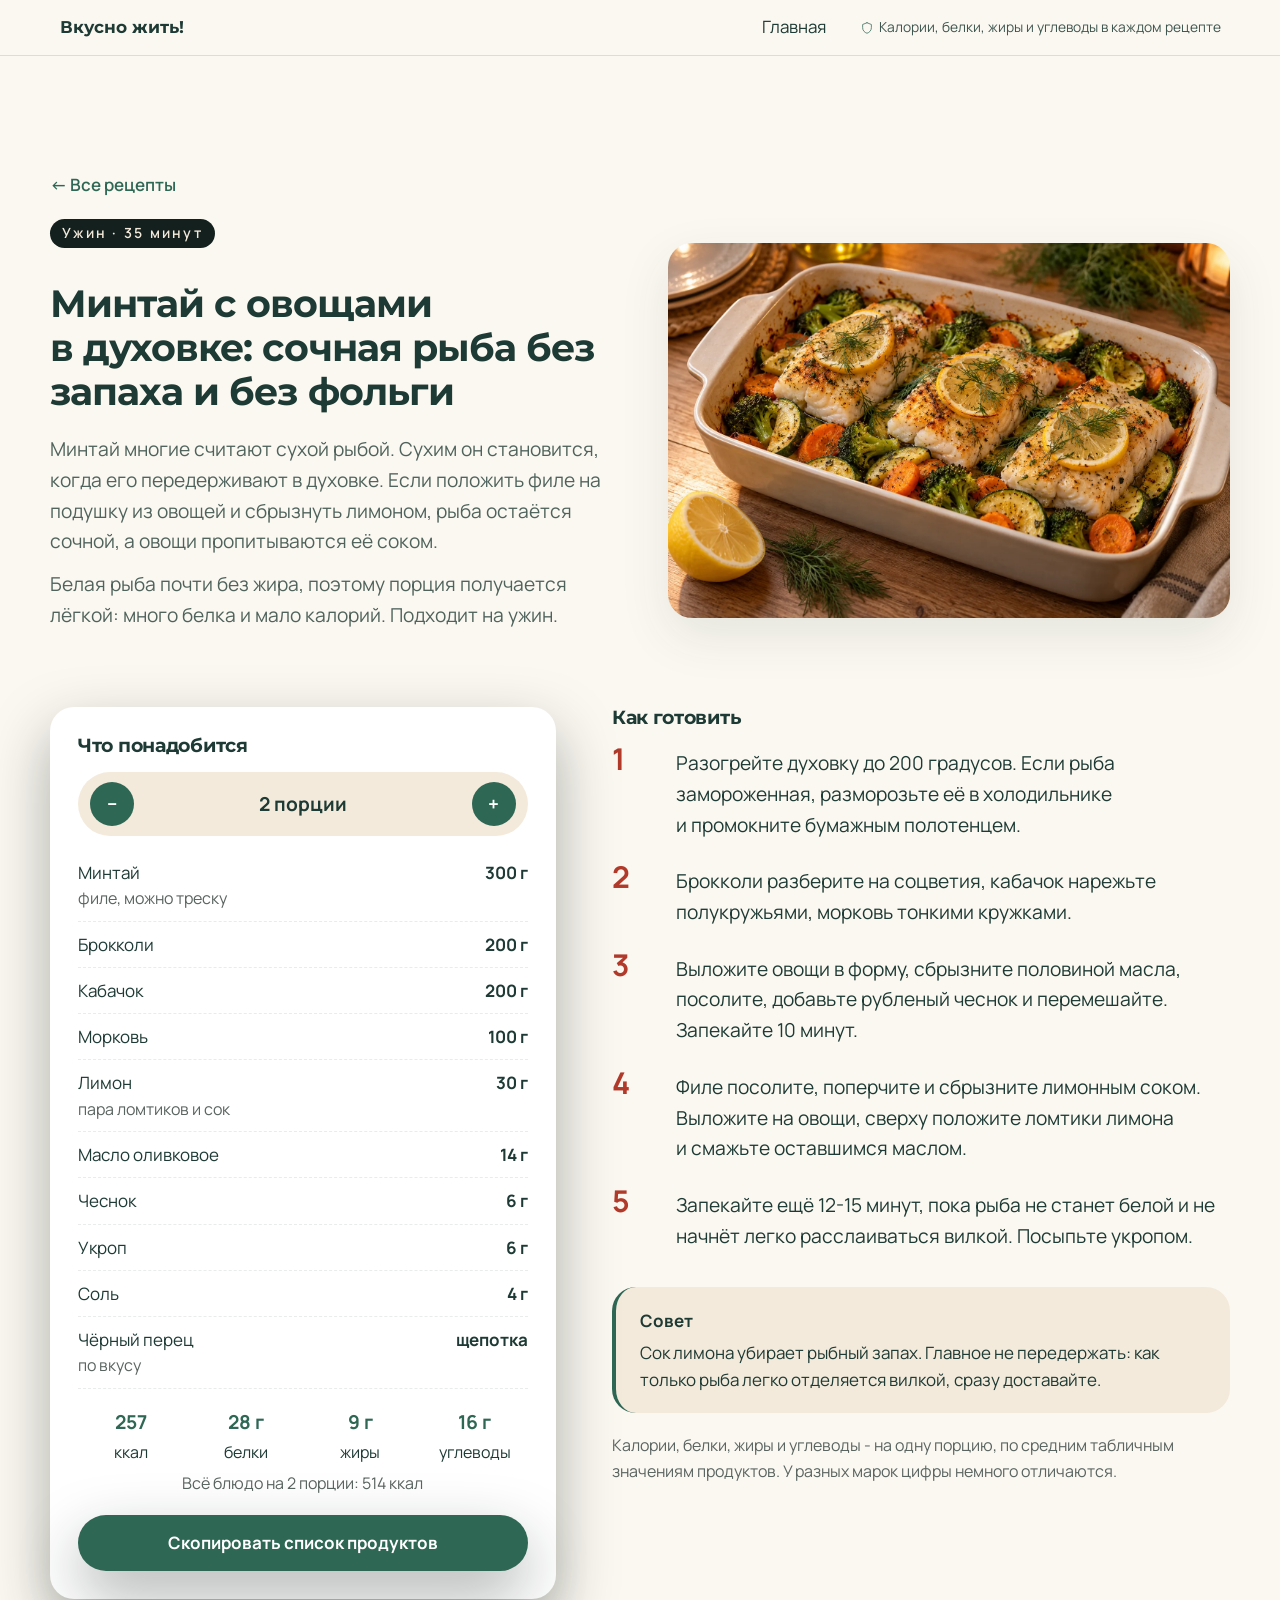
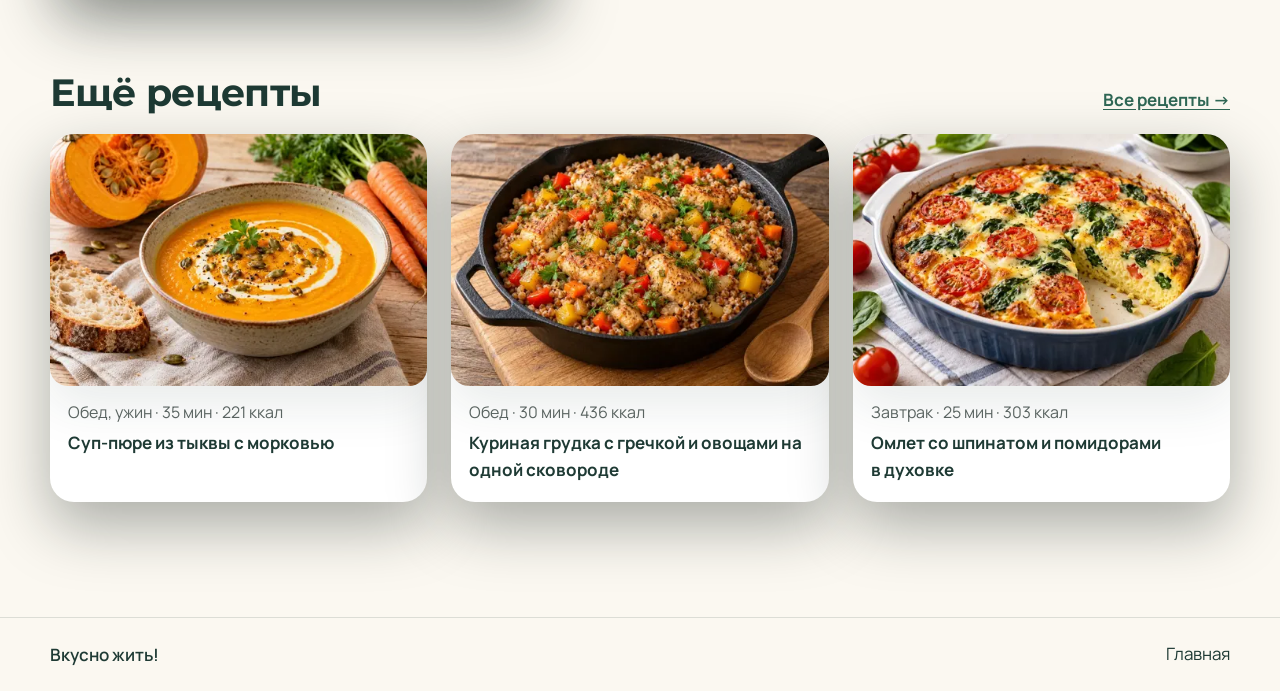
<file: mintaj-zapechennyj-s-ovoshchami.html>
<!DOCTYPE html>
<html lang="ru">
<head>
<meta charset="utf-8">
<meta name="viewport" content="width=device-width, initial-scale=1">
<title>Запечённый минтай с овощами - рецепт | Вкусно жить!</title>
<meta name="description" content="Сочный минтай с овощами в духовке за 35 минут, без фольги и без запаха. Простые шаги, продукты в граммах и калории на порцию.">
<meta name="robots" content="noindex, nofollow">
<meta property="og:title" content="Запечённый минтай с овощами - рецепт | Вкусно жить!">
<meta property="og:description" content="Сочный минтай с овощами в духовке за 35 минут, без фольги и без запаха. Простые шаги, продукты в граммах и калории на порцию.">
<meta property="og:image" content="https://vkusno.andreytumanov.ru/img/ovsyanka.webp">
<meta property="og:type" content="website">
<link rel="canonical" href="https://vkusno.andreytumanov.ru/mintaj-zapechennyj-s-ovoshchami.html">
<link rel="preconnect" href="https://fonts.googleapis.com">
<link rel="preconnect" href="https://fonts.gstatic.com" crossorigin>
<link rel="stylesheet" href="https://fonts.googleapis.com/css2?family=Montserrat:wght@400;600;700&family=Manrope:wght@400;600&display=swap" media="print" onload="this.media='all'">
<noscript>
<link rel="stylesheet" href="https://fonts.googleapis.com/css2?family=Montserrat:wght@400;600;700&family=Manrope:wght@400;600&display=swap">
</noscript>
<link rel="stylesheet" href="style.css">
<style>
:root {
  --шрифт-заголовков: Montserrat, Manrope, system-ui, sans-serif;
  --шрифт-текста: Manrope, Montserrat, -apple-system, 'Segoe UI', sans-serif;
  --цвет-фон: #FBF8F1;  --цвет-фон-2: #F3EADB;  --цвет-фон-карточки: #FFFFFF;
  --цвет-текст: #1E3A34;  --цвет-текст-мягкий: #4F625C;  --цвет-текст-тихий: #5A6461;
  --цвет-акцент: #2F6755;  --цвет-акцент-тёмный: #C9A55C;  --цвет-акцент-яркий: #7EA08C;
  --цвет-акцент-глубже: #245444;  --цвет-акцент-маркер: #B23A2B;
  --цвет-на-акценте: #FFFFFF;  --цвет-линия: #E9ECEA;
  --цвет-тёмный-фон: #14201E;  --цвет-тёмный-фон-2: #1E3A34;  --цвет-тёмный-текст: #F3EADB;
  --цвет-тёмный-фон-3: #1E3A34;  --цвет-тёмный-фон-4: #245444;
  --цвет-тёплый: #C9A55C;  --цвет-тёплый-мягкий: #D8B873;
  --цвет-стекло: color-mix(in srgb, #14201E 86%, transparent);
  --тень: 0 18px 50px color-mix(in srgb, #1E3A34 10%, transparent);
  --тень-чип: 0 10px 30px color-mix(in srgb, #1E3A34 12%, transparent);
  --тень-глубокая: 0 24px 60px color-mix(in srgb, #14201E 35%, transparent);
  --тень-спутник: 0 30px 60px color-mix(in srgb, #14201E 70%, transparent);
  --тень-плиты: 0 40px 100px color-mix(in srgb, #14201E 70%, transparent);
  --кегль-h1: 34px;  --кегль-h2: clamp(28px, 3vw, 42px);
  --кегль-текст: 17px;  --кегль-лид: clamp(18px, 1.5vw, 22px);
  --кегль-мелкий: 16px;  --кегль-кикер: 14px;  --разрядка-кикера: .16em;
  --кегль-цифра: 30px;
  --отступ-секции: clamp(64px, 9vw, 128px);  --отступ-блока: clamp(16px, 2vw, 28px);
  --отступ-секции-тихо: clamp(48px, 7vw, 96px);  --отступ-секции-громко: clamp(72px, 10.5vw, 140px);
  --ширина: 1180px;  --ширина-колонки: 600px;  --радиус: 18px;  --радиус-малый: 10px;
  --радиус-карточки: 24px;  --радиус-плитки: 24px;  --радиус-телефон: 46px;  --кнопка-радиус: 999px;
  --радиус-модуля: 18px;  --нить: 2px;
  --плавность: cubic-bezier(.2, .7, .2, 1);  --длительность: .3s;
  --цвет-тёплый-тёмный: #8A6420;
}
@media (min-width: 900px) {
  :root { --кегль-h1: clamp(52px, 6vw, 86px); }
}
:root, .светлый { --цвет-кнопки: #2F6755; --цвет-на-кнопке: #FFFFFF; --цвет-кнопки-навёл: var(--цвет-акцент-тёмный); }
.тёмный, .липкая-кнопка--тёмная { --цвет-кнопки: #C9A55C; --цвет-на-кнопке: #14201E; --цвет-кнопки-навёл: #D3B67B; }

</style>
<script>
(function () {
  var ЭТАЛОН = 0.535;                  // очко Open Sans — текстовой гарнитуры утверждённых макетов
  var ПОТОЛОК = 1.2, МЁРТВАЯ = 0.02;   // выше потолка расползается раскладка; ближе к единице не трогаем вовсе
  var КОМПЬЮТЕР = "(min-width: 900px)";
  var ТОКЕНЫ = ["--кегль-текст", "--кегль-лид", "--кегль-мелкий", "--кегль-кикер"];
  var корень = document.documentElement;
  var холст = document.createElement("canvas").getContext("2d");
  var ждём = 0;

  function мера(буква) { var м = холст.measureText(буква); return (м && м.actualBoundingBoxAscent) || 0; }

  function применить() {
    ждём = 0;
    if (!холст) { return; }

    for (var i = 0; i < ТОКЕНЫ.length; i++) { корень.style.removeProperty(ТОКЕНЫ[i]); }
    var стиль = getComputedStyle(корень), стек = стиль.getPropertyValue("--шрифт-текста").trim();
    if (!стек) { return; }
    холст.font = "400 100px " + стек;

    var очко = Math.max(мера("х"), мера("x")) / 100;
    if (!(очко > 0)) { return; }
    var k = Math.round(Math.min(ПОТОЛОК, Math.max(1, ЭТАЛОН / очко)) * 1000) / 1000;
    if (k - 1 < МЁРТВАЯ || !matchMedia(КОМПЬЮТЕР).matches) { k = 1; }
    корень.setAttribute("data-очко", очко.toFixed(3));      // чтобы проверка могла сказать числа вслух
    корень.setAttribute("data-поправка", k.toFixed(3));
    if (k === 1) { return; }
    for (i = 0; i < ТОКЕНЫ.length; i++) {
      var было = стиль.getPropertyValue(ТОКЕНЫ[i]).trim();
      if (было) { корень.style.setProperty(ТОКЕНЫ[i], "calc((" + было + ") * " + k + ")"); }
    }
  }

  применить();

  if (document.fonts && document.fonts.ready) { document.fonts.ready.then(применить); }

  addEventListener("resize", function () { ждём = ждём || requestAnimationFrame(применить); });
})();
</script>
</head>
<body>
<header class="шапка шапка--с-меню шапка--своя светлый">
<a class="шапка__лого" href="index.html">Вкусно жить!</a>
<nav class="шапка-сайта__меню" id="меню-сайта" aria-label="Страницы сайта">
<a href="index.html">Главная</a>
</nav>
<span class="шапка__лиц"><svg class="иконка" aria-hidden="true" xmlns="http://www.w3.org/2000/svg" viewBox="0 0 24 24" fill="none" stroke="currentColor" stroke-width="1.5" stroke-linecap="round" stroke-linejoin="round">
  <path d="M12 3l7.5 3v5.5c0 4.6-3.2 8.2-7.5 9.5-4.3-1.3-7.5-4.9-7.5-9.5V6L12 3z"/>
</svg><span><span class="полн">Калории, белки, жиры и углеводы в каждом рецепте</span><span class="кратко">Калории в каждом рецепте</span></span></span>
<button class="шапка-сайта__кнопка" type="button" aria-expanded="false" aria-controls="меню-сайта" hidden>Меню</button>
</header>
<section class="блок блок--рецепт светлый" id="экран-90" data-тип="рецепт" data-вёрстка="своя">
<div class="блок__внутри">
  <a class="рц-назад" href="index.html#экран-02">← Все рецепты</a>
  <div class="рц-верх">
    <div>
      <p class="кикер">Ужин · 35 минут</p>
      <h1>Минтай с овощами в духовке: сочная рыба без запаха и без фольги</h1>
      <div class="рц-вступ">
      <p>Минтай многие считают сухой рыбой. Сухим он становится, когда его передерживают в духовке. Если положить филе на подушку из овощей и сбрызнуть лимоном, рыба остаётся сочной, а овощи пропитываются её соком.</p>
      <p>Белая рыба почти без жира, поэтому порция получается лёгкой: много белка и мало калорий. Подходит на ужин.</p>
      </div>
    </div>
    <figure class="фото рц-фото"><img src="img/mintaj.webp" alt="Запечённый минтай с овощами" width="1536" height="1024"></figure>
  </div>
  <div class="рц-низ">
    <div class="рц-листок">
      <h2>Что понадобится</h2>
      <div class="рц-порции"><button type="button" class="рц-кн" data-кн="-" aria-label="Меньше порций">−</button><b aria-live="polite">2 порции</b><button type="button" class="рц-кн" data-кн="+" aria-label="Больше порций">+</button></div>
      <ul class="рц-состав">
        <li><span>Минтай<small>филе, можно треску</small></span><b>300 г</b></li>
        <li><span>Брокколи</span><b>200 г</b></li>
        <li><span>Кабачок</span><b>200 г</b></li>
        <li><span>Морковь</span><b>100 г</b></li>
        <li><span>Лимон<small>пара ломтиков и сок</small></span><b>30 г</b></li>
        <li><span>Масло оливковое</span><b>14 г</b></li>
        <li><span>Чеснок</span><b>6 г</b></li>
        <li><span>Укроп</span><b>6 г</b></li>
        <li><span>Соль</span><b>4 г</b></li>
        <li><span>Чёрный перец<small>по вкусу</small></span><b>щепотка</b></li>
      </ul>
      <div class="рц-кбжу">
        <div><b>257</b><span>ккал</span></div>
        <div><b>28 г</b><span>белки</span></div>
        <div><b>9 г</b><span>жиры</span></div>
        <div><b>16 г</b><span>углеводы</span></div>
      </div>
      <p class="рц-всего">Всё блюдо на 2 порции: 514 ккал</p>
      <button type="button" class="кнопка кнопка--главная рц-копия">Скопировать список продуктов</button>
    </div>
    <div class="рц-шаги">
      <h2>Как готовить</h2>
      <ol>
        <li><span class="рц-н">1</span><p>Разогрейте духовку до 200 градусов. Если рыба замороженная, разморозьте её в холодильнике и промокните бумажным полотенцем.</p></li>
        <li><span class="рц-н">2</span><p>Брокколи разберите на соцветия, кабачок нарежьте полукружьями, морковь тонкими кружками.</p></li>
        <li><span class="рц-н">3</span><p>Выложите овощи в форму, сбрызните половиной масла, посолите, добавьте рубленый чеснок и перемешайте. Запекайте 10 минут.</p></li>
        <li><span class="рц-н">4</span><p>Филе посолите, поперчите и сбрызните лимонным соком. Выложите на овощи, сверху положите ломтики лимона и смажьте оставшимся маслом.</p></li>
        <li><span class="рц-н">5</span><p>Запекайте ещё 12-15 минут, пока рыба не станет белой и не начнёт легко расслаиваться вилкой. Посыпьте укропом.</p></li>
      </ol>
      <div class="рц-совет"><b>Совет</b><p>Сок лимона убирает рыбный запах. Главное не передержать: как только рыба легко отделяется вилкой, сразу доставайте.</p></div>
      <p class="рц-сноска">Калории, белки, жиры и углеводы - на одну порцию, по средним табличным значениям продуктов. У разных марок цифры немного отличаются.</p>
    </div>
  </div>
  <div class="рц-ещё">
    <div class="рц-ещё-шапка"><h2>Ещё рецепты</h2><a href="index.html#экран-02">Все рецепты →</a></div>
    <div class="рц-карточки">
      <a class="рц-карточка" href="sup-pyure-iz-tykvy.html"><figure class="фото"><img src="img/mini/sup-tykva.webp" alt="Суп-пюре из тыквы с морковью" loading="lazy" width="480" height="320"></figure><span class="рц-кприём">Обед, ужин · 35 мин · 221 ккал</span><span class="рц-кимя">Суп-пюре из тыквы с морковью</span></a>
      <a class="рц-карточка" href="kurica-s-grechkoj-i-ovoshchami.html"><figure class="фото"><img src="img/mini/grechka.webp" alt="Куриная грудка с гречкой и овощами на одной сковороде" loading="lazy" width="480" height="320"></figure><span class="рц-кприём">Обед · 30 мин · 436 ккал</span><span class="рц-кимя">Куриная грудка с гречкой и овощами на одной сковороде</span></a>
      <a class="рц-карточка" href="omlet-so-shpinatom-v-duhovke.html"><figure class="фото"><img src="img/mini/omlet.webp" alt="Омлет со шпинатом и помидорами в духовке" loading="lazy" width="480" height="320"></figure><span class="рц-кприём">Завтрак · 25 мин · 303 ккал</span><span class="рц-кимя">Омлет со шпинатом и помидорами в духовке</span></a>
    </div>
  </div>
</div>
<script type="application/json" data-рецепт>{"название": "Запечённый минтай с овощами", "порций": 2, "ккал": 257.13, "состав": [{"имя": "Минтай", "г": 150, "ед": "г", "вес_шт": 0, "заметка": "филе, можно треску", "щеп": false}, {"имя": "Брокколи", "г": 100, "ед": "г", "вес_шт": 0, "заметка": "", "щеп": false}, {"имя": "Кабачок", "г": 100, "ед": "г", "вес_шт": 0, "заметка": "", "щеп": false}, {"имя": "Морковь", "г": 50, "ед": "г", "вес_шт": 0, "заметка": "", "щеп": false}, {"имя": "Лимон", "г": 15, "ед": "г", "вес_шт": 0, "заметка": "пара ломтиков и сок", "щеп": false}, {"имя": "Масло оливковое", "г": 7, "ед": "г", "вес_шт": 0, "заметка": "", "щеп": false}, {"имя": "Чеснок", "г": 3, "ед": "г", "вес_шт": 0, "заметка": "", "щеп": false}, {"имя": "Укроп", "г": 3, "ед": "г", "вес_шт": 0, "заметка": "", "щеп": false}, {"имя": "Соль", "г": 2, "ед": "г", "вес_шт": 0, "заметка": "", "щеп": false}, {"имя": "Чёрный перец", "г": 0.3, "ед": "г", "вес_шт": 0, "заметка": "по вкусу", "щеп": false}]}</script>
<script type="application/ld+json">{"@context": "https://schema.org", "@type": "Recipe", "name": "Запечённый минтай с овощами", "headline": "Минтай с овощами в духовке: сочная рыба без запаха и без фольги", "description": "Сочный минтай с овощами в духовке за 35 минут, без фольги и без запаха. Простые шаги, продукты в граммах и калории на порцию.", "image": ["https://vkusno.andreytumanov.ru/img/mintaj.webp"], "author": {"@type": "Person", "name": "Андрей Туманов"}, "recipeCategory": "ужин", "recipeCuisine": "домашняя", "totalTime": "PT35M", "recipeYield": "2 порции", "recipeIngredient": ["Минтай - 300 г", "Брокколи - 200 г", "Кабачок - 200 г", "Морковь - 100 г", "Лимон - 30 г", "Масло оливковое - 14 г", "Чеснок - 6 г", "Укроп - 6 г", "Соль - 4 г", "Чёрный перец - щепотка"], "recipeInstructions": [{"@type": "HowToStep", "text": "Разогрейте духовку до 200 градусов. Если рыба замороженная, разморозьте её в холодильнике и промокните бумажным полотенцем."}, {"@type": "HowToStep", "text": "Брокколи разберите на соцветия, кабачок нарежьте полукружьями, морковь тонкими кружками."}, {"@type": "HowToStep", "text": "Выложите овощи в форму, сбрызните половиной масла, посолите, добавьте рубленый чеснок и перемешайте. Запекайте 10 минут."}, {"@type": "HowToStep", "text": "Филе посолите, поперчите и сбрызните лимонным соком. Выложите на овощи, сверху положите ломтики лимона и смажьте оставшимся маслом."}, {"@type": "HowToStep", "text": "Запекайте ещё 12-15 минут, пока рыба не станет белой и не начнёт легко расслаиваться вилкой. Посыпьте укропом."}], "nutrition": {"@type": "NutritionInformation", "servingSize": "1 порция", "calories": "257 calories", "proteinContent": "28 g", "fatContent": "9 g", "carbohydrateContent": "16 g"}, "url": "https://vkusno.andreytumanov.ru/mintaj-zapechennyj-s-ovoshchami.html"}</script>
<script>
(function(){
  var э=document.getElementById('экран-90'); if(!э) return;
  var д=JSON.parse(э.querySelector('script[data-рецепт]').textContent), n=д.порций,
      мин=э.querySelector('[data-кн="-"]'), макс=э.querySelector('[data-кн="+"]');
  function окр(x){ if(x<50) return Math.max(1,Math.round(x)); if(x<200) return Math.round(x/5)*5; return Math.round(x/10)*10; }
  function сколько(и){ var в=и.г*n;
    if(и.ед==='шт') return Math.max(1,Math.round(в/и.вес_шт))+' шт';
    if(в<1||(и.щеп&&в<3)) return 'щепотка';
    return окр(в)+' '+и.ед; }
  function слово(k){ var a=k%10,b=k%100; if(a===1&&b!==11) return k+' порция';
    if(a>=2&&a<=4&&(b<12||b>14)) return k+' порции'; return k+' порций'; }
  function показать(){
    э.querySelector('.рц-порции b').textContent=слово(n);
    э.querySelectorAll('.рц-состав b').forEach(function(b,i){ b.textContent=сколько(д.состав[i]); });
    э.querySelector('.рц-всего').textContent='Всё блюдо на '+слово(n).replace(/порция$/,'порцию')+': '+Math.round(д.ккал*n)+' ккал';
    мин.disabled=n<=1; макс.disabled=n>=12;
  }
  мин.addEventListener('click',function(){ if(n>1){n--;показать();} });
  макс.addEventListener('click',function(){ if(n<12){n++;показать();} });
  var копия=э.querySelector('.рц-копия');
  копия.addEventListener('click',function(){
    var т=д.название+' ('+слово(n)+'):\n'+д.состав.map(function(и){
      return '- '+и.имя+' - '+сколько(и)+(и.заметка?' ('+и.заметка+')':''); }).join('\n');
    function готово(){ копия.textContent='Список скопирован'; setTimeout(function(){копия.textContent='Скопировать список продуктов';},2500); }
    if(navigator.clipboard&&window.isSecureContext){ navigator.clipboard.writeText(т).then(готово); return; }
    var п=document.createElement('textarea'); п.value=т; п.style.position='fixed'; п.style.opacity='0';
    document.body.appendChild(п); п.select(); try{document.execCommand('copy');готово();}catch(e){} document.body.removeChild(п);
  });
  показать();
})();
</script>
</section>
<footer class="подвал-сайта светлый">
<div class="подвал-сайта__ряд">
<p class="подвал-сайта__знак">Вкусно жить!</p>
<nav class="подвал-сайта__меню" aria-label="Страницы сайта">
<a href="index.html">Главная</a>
</nav>
</div>
</footer>
<script>
(function () {
  var шапка = document.querySelector(".шапка-сайта, .шапка--с-меню");
  var кнопка = шапка && шапка.querySelector(".шапка-сайта__кнопка");
  if (!кнопка) { return; }
  кнопка.hidden = false;
  шапка.classList.add("шапка-сайта--с-кнопкой");
  кнопка.addEventListener("click", function () {
    var открыта = шапка.classList.toggle("шапка-сайта--открыта");
    кнопка.setAttribute("aria-expanded", открыта ? "true" : "false");
  });
})();
</script>
</body>
</html>
</file>
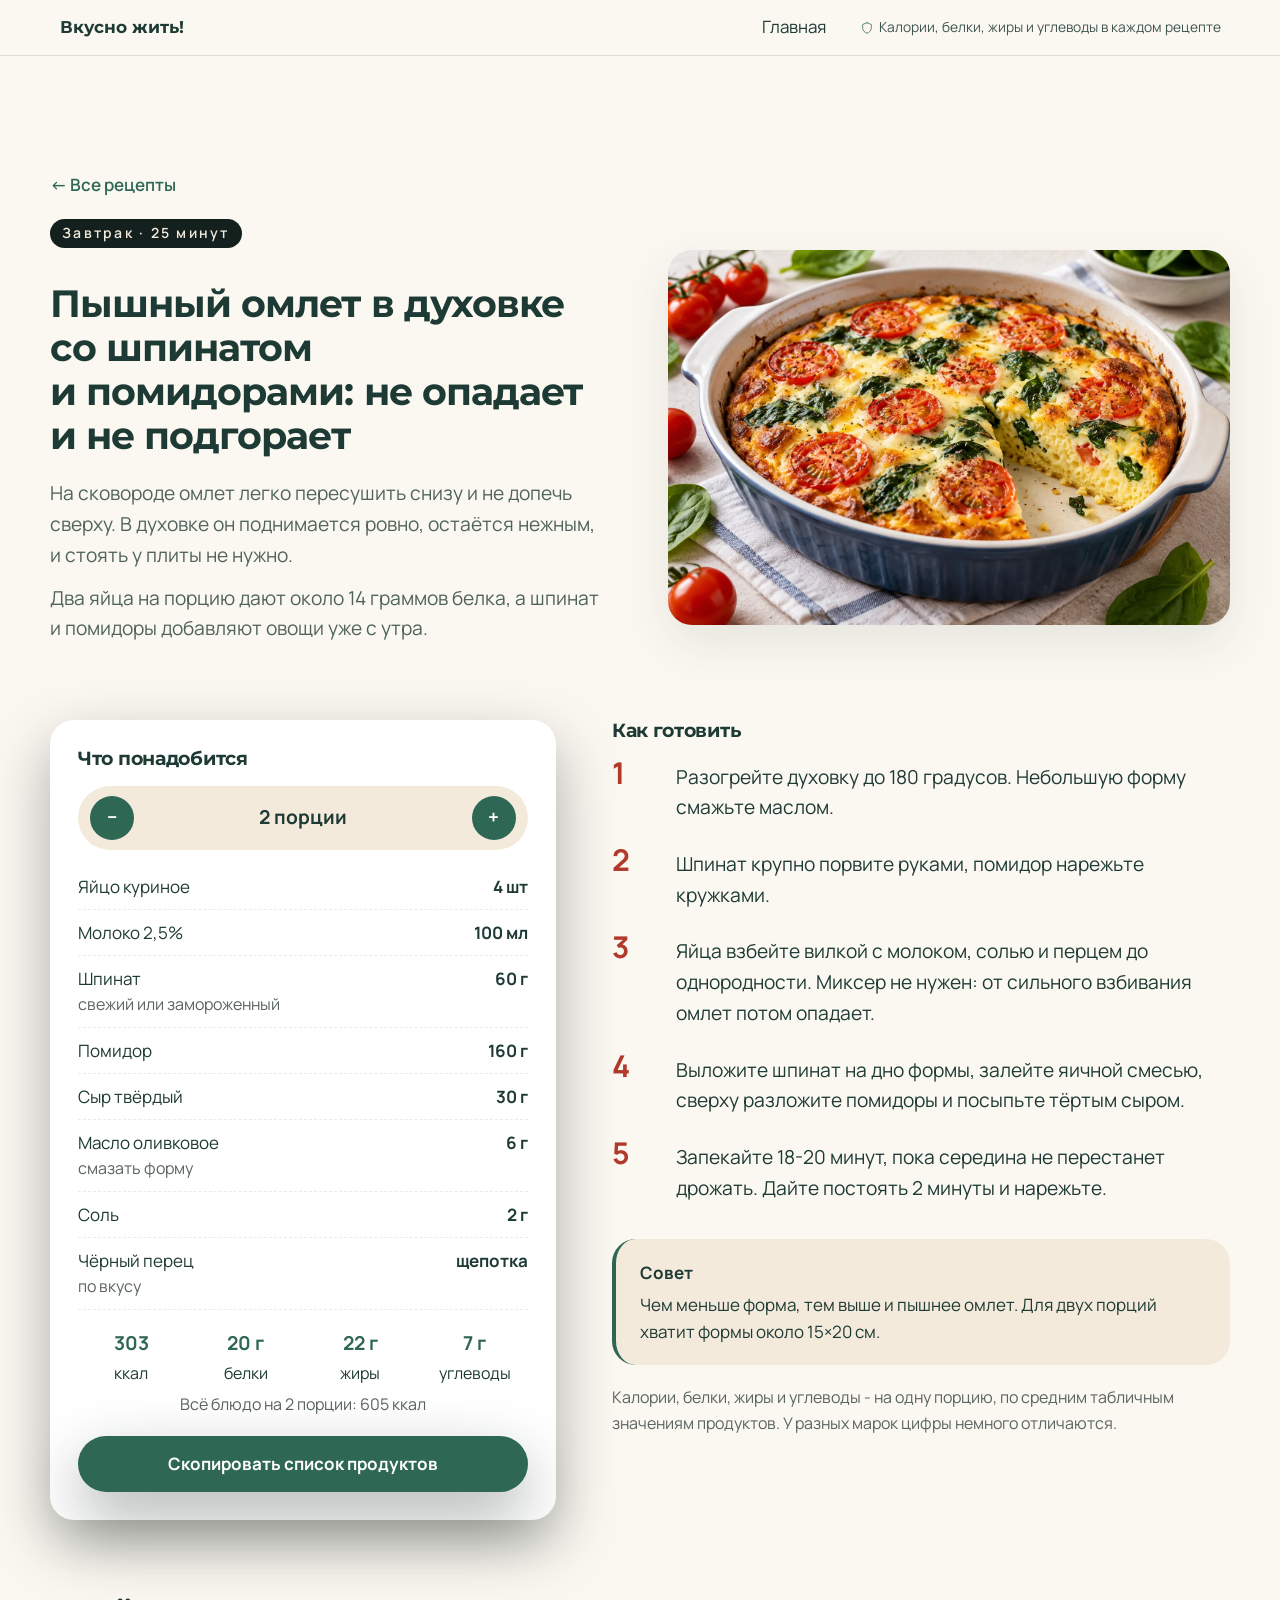
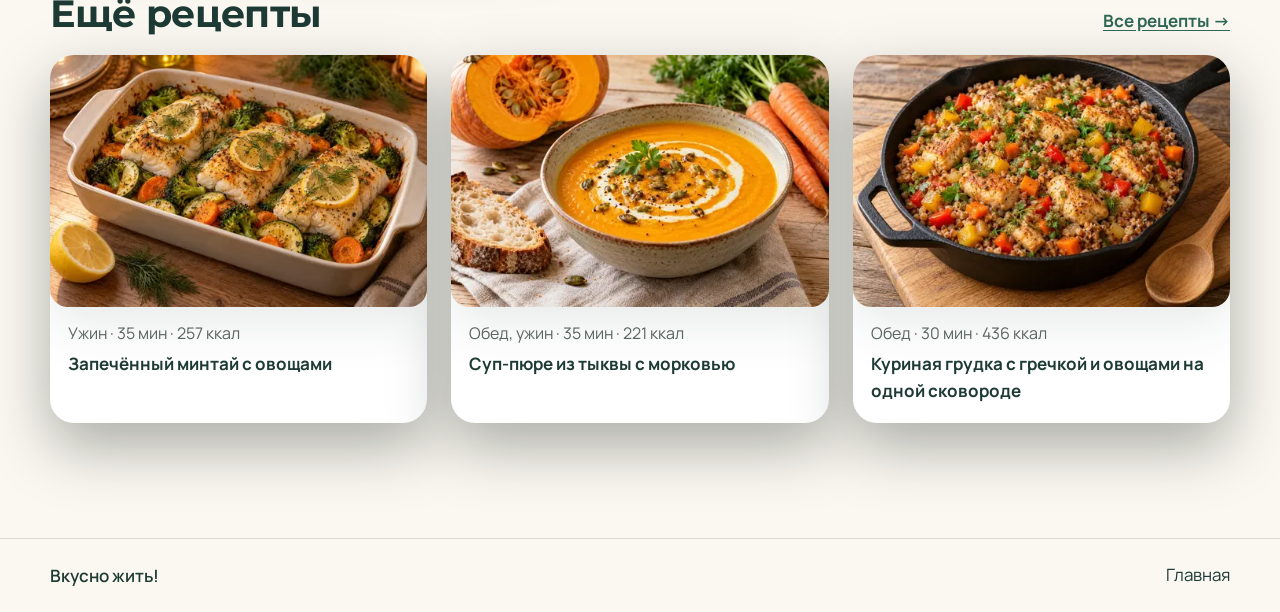
<file: omlet-so-shpinatom-v-duhovke.html>
<!DOCTYPE html>
<html lang="ru">
<head>
<meta charset="utf-8">
<meta name="viewport" content="width=device-width, initial-scale=1">
<title>Омлет со шпинатом и помидорами в духовке - рецепт | Вкусно жить!</title>
<meta name="description" content="Пышный омлет со шпинатом и помидорами в духовке за 25 минут: не опадает и не подгорает. Простые шаги, продукты в граммах и калории на порцию.">
<meta name="robots" content="noindex, nofollow">
<meta property="og:title" content="Омлет со шпинатом и помидорами в духовке - рецепт | Вкусно жить!">
<meta property="og:description" content="Пышный омлет со шпинатом и помидорами в духовке за 25 минут: не опадает и не подгорает. Простые шаги, продукты в граммах и калории на порцию.">
<meta property="og:image" content="https://vkusno.andreytumanov.ru/img/ovsyanka.webp">
<meta property="og:type" content="website">
<link rel="canonical" href="https://vkusno.andreytumanov.ru/omlet-so-shpinatom-v-duhovke.html">
<link rel="preconnect" href="https://fonts.googleapis.com">
<link rel="preconnect" href="https://fonts.gstatic.com" crossorigin>
<link rel="stylesheet" href="https://fonts.googleapis.com/css2?family=Montserrat:wght@400;600;700&family=Manrope:wght@400;600&display=swap" media="print" onload="this.media='all'">
<noscript>
<link rel="stylesheet" href="https://fonts.googleapis.com/css2?family=Montserrat:wght@400;600;700&family=Manrope:wght@400;600&display=swap">
</noscript>
<link rel="stylesheet" href="style.css">
<style>
:root {
  --шрифт-заголовков: Montserrat, Manrope, system-ui, sans-serif;
  --шрифт-текста: Manrope, Montserrat, -apple-system, 'Segoe UI', sans-serif;
  --цвет-фон: #FBF8F1;  --цвет-фон-2: #F3EADB;  --цвет-фон-карточки: #FFFFFF;
  --цвет-текст: #1E3A34;  --цвет-текст-мягкий: #4F625C;  --цвет-текст-тихий: #5A6461;
  --цвет-акцент: #2F6755;  --цвет-акцент-тёмный: #C9A55C;  --цвет-акцент-яркий: #7EA08C;
  --цвет-акцент-глубже: #245444;  --цвет-акцент-маркер: #B23A2B;
  --цвет-на-акценте: #FFFFFF;  --цвет-линия: #E9ECEA;
  --цвет-тёмный-фон: #14201E;  --цвет-тёмный-фон-2: #1E3A34;  --цвет-тёмный-текст: #F3EADB;
  --цвет-тёмный-фон-3: #1E3A34;  --цвет-тёмный-фон-4: #245444;
  --цвет-тёплый: #C9A55C;  --цвет-тёплый-мягкий: #D8B873;
  --цвет-стекло: color-mix(in srgb, #14201E 86%, transparent);
  --тень: 0 18px 50px color-mix(in srgb, #1E3A34 10%, transparent);
  --тень-чип: 0 10px 30px color-mix(in srgb, #1E3A34 12%, transparent);
  --тень-глубокая: 0 24px 60px color-mix(in srgb, #14201E 35%, transparent);
  --тень-спутник: 0 30px 60px color-mix(in srgb, #14201E 70%, transparent);
  --тень-плиты: 0 40px 100px color-mix(in srgb, #14201E 70%, transparent);
  --кегль-h1: 34px;  --кегль-h2: clamp(28px, 3vw, 42px);
  --кегль-текст: 17px;  --кегль-лид: clamp(18px, 1.5vw, 22px);
  --кегль-мелкий: 16px;  --кегль-кикер: 14px;  --разрядка-кикера: .16em;
  --кегль-цифра: 30px;
  --отступ-секции: clamp(64px, 9vw, 128px);  --отступ-блока: clamp(16px, 2vw, 28px);
  --отступ-секции-тихо: clamp(48px, 7vw, 96px);  --отступ-секции-громко: clamp(72px, 10.5vw, 140px);
  --ширина: 1180px;  --ширина-колонки: 600px;  --радиус: 18px;  --радиус-малый: 10px;
  --радиус-карточки: 24px;  --радиус-плитки: 24px;  --радиус-телефон: 46px;  --кнопка-радиус: 999px;
  --радиус-модуля: 18px;  --нить: 2px;
  --плавность: cubic-bezier(.2, .7, .2, 1);  --длительность: .3s;
  --цвет-тёплый-тёмный: #8A6420;
}
@media (min-width: 900px) {
  :root { --кегль-h1: clamp(52px, 6vw, 86px); }
}
:root, .светлый { --цвет-кнопки: #2F6755; --цвет-на-кнопке: #FFFFFF; --цвет-кнопки-навёл: var(--цвет-акцент-тёмный); }
.тёмный, .липкая-кнопка--тёмная { --цвет-кнопки: #C9A55C; --цвет-на-кнопке: #14201E; --цвет-кнопки-навёл: #D3B67B; }

</style>
<script>
(function () {
  var ЭТАЛОН = 0.535;                  // очко Open Sans — текстовой гарнитуры утверждённых макетов
  var ПОТОЛОК = 1.2, МЁРТВАЯ = 0.02;   // выше потолка расползается раскладка; ближе к единице не трогаем вовсе
  var КОМПЬЮТЕР = "(min-width: 900px)";
  var ТОКЕНЫ = ["--кегль-текст", "--кегль-лид", "--кегль-мелкий", "--кегль-кикер"];
  var корень = document.documentElement;
  var холст = document.createElement("canvas").getContext("2d");
  var ждём = 0;

  function мера(буква) { var м = холст.measureText(буква); return (м && м.actualBoundingBoxAscent) || 0; }

  function применить() {
    ждём = 0;
    if (!холст) { return; }

    for (var i = 0; i < ТОКЕНЫ.length; i++) { корень.style.removeProperty(ТОКЕНЫ[i]); }
    var стиль = getComputedStyle(корень), стек = стиль.getPropertyValue("--шрифт-текста").trim();
    if (!стек) { return; }
    холст.font = "400 100px " + стек;

    var очко = Math.max(мера("х"), мера("x")) / 100;
    if (!(очко > 0)) { return; }
    var k = Math.round(Math.min(ПОТОЛОК, Math.max(1, ЭТАЛОН / очко)) * 1000) / 1000;
    if (k - 1 < МЁРТВАЯ || !matchMedia(КОМПЬЮТЕР).matches) { k = 1; }
    корень.setAttribute("data-очко", очко.toFixed(3));      // чтобы проверка могла сказать числа вслух
    корень.setAttribute("data-поправка", k.toFixed(3));
    if (k === 1) { return; }
    for (i = 0; i < ТОКЕНЫ.length; i++) {
      var было = стиль.getPropertyValue(ТОКЕНЫ[i]).trim();
      if (было) { корень.style.setProperty(ТОКЕНЫ[i], "calc((" + было + ") * " + k + ")"); }
    }
  }

  применить();

  if (document.fonts && document.fonts.ready) { document.fonts.ready.then(применить); }

  addEventListener("resize", function () { ждём = ждём || requestAnimationFrame(применить); });
})();
</script>
</head>
<body>
<header class="шапка шапка--с-меню шапка--своя светлый">
<a class="шапка__лого" href="index.html">Вкусно жить!</a>
<nav class="шапка-сайта__меню" id="меню-сайта" aria-label="Страницы сайта">
<a href="index.html">Главная</a>
</nav>
<span class="шапка__лиц"><svg class="иконка" aria-hidden="true" xmlns="http://www.w3.org/2000/svg" viewBox="0 0 24 24" fill="none" stroke="currentColor" stroke-width="1.5" stroke-linecap="round" stroke-linejoin="round">
  <path d="M12 3l7.5 3v5.5c0 4.6-3.2 8.2-7.5 9.5-4.3-1.3-7.5-4.9-7.5-9.5V6L12 3z"/>
</svg><span><span class="полн">Калории, белки, жиры и углеводы в каждом рецепте</span><span class="кратко">Калории в каждом рецепте</span></span></span>
<button class="шапка-сайта__кнопка" type="button" aria-expanded="false" aria-controls="меню-сайта" hidden>Меню</button>
</header>
<section class="блок блок--рецепт светлый" id="экран-90" data-тип="рецепт" data-вёрстка="своя">
<div class="блок__внутри">
  <a class="рц-назад" href="index.html#экран-02">← Все рецепты</a>
  <div class="рц-верх">
    <div>
      <p class="кикер">Завтрак · 25 минут</p>
      <h1>Пышный омлет в духовке со шпинатом и помидорами: не опадает и не подгорает</h1>
      <div class="рц-вступ">
      <p>На сковороде омлет легко пересушить снизу и не допечь сверху. В духовке он поднимается ровно, остаётся нежным, и стоять у плиты не нужно.</p>
      <p>Два яйца на порцию дают около 14 граммов белка, а шпинат и помидоры добавляют овощи уже с утра.</p>
      </div>
    </div>
    <figure class="фото рц-фото"><img src="img/omlet.webp" alt="Омлет со шпинатом и помидорами в духовке" width="1536" height="1024"></figure>
  </div>
  <div class="рц-низ">
    <div class="рц-листок">
      <h2>Что понадобится</h2>
      <div class="рц-порции"><button type="button" class="рц-кн" data-кн="-" aria-label="Меньше порций">−</button><b aria-live="polite">2 порции</b><button type="button" class="рц-кн" data-кн="+" aria-label="Больше порций">+</button></div>
      <ul class="рц-состав">
        <li><span>Яйцо куриное</span><b>4 шт</b></li>
        <li><span>Молоко 2,5%</span><b>100 мл</b></li>
        <li><span>Шпинат<small>свежий или замороженный</small></span><b>60 г</b></li>
        <li><span>Помидор</span><b>160 г</b></li>
        <li><span>Сыр твёрдый</span><b>30 г</b></li>
        <li><span>Масло оливковое<small>смазать форму</small></span><b>6 г</b></li>
        <li><span>Соль</span><b>2 г</b></li>
        <li><span>Чёрный перец<small>по вкусу</small></span><b>щепотка</b></li>
      </ul>
      <div class="рц-кбжу">
        <div><b>303</b><span>ккал</span></div>
        <div><b>20 г</b><span>белки</span></div>
        <div><b>22 г</b><span>жиры</span></div>
        <div><b>7 г</b><span>углеводы</span></div>
      </div>
      <p class="рц-всего">Всё блюдо на 2 порции: 605 ккал</p>
      <button type="button" class="кнопка кнопка--главная рц-копия">Скопировать список продуктов</button>
    </div>
    <div class="рц-шаги">
      <h2>Как готовить</h2>
      <ol>
        <li><span class="рц-н">1</span><p>Разогрейте духовку до 180 градусов. Небольшую форму смажьте маслом.</p></li>
        <li><span class="рц-н">2</span><p>Шпинат крупно порвите руками, помидор нарежьте кружками.</p></li>
        <li><span class="рц-н">3</span><p>Яйца взбейте вилкой с молоком, солью и перцем до однородности. Миксер не нужен: от сильного взбивания омлет потом опадает.</p></li>
        <li><span class="рц-н">4</span><p>Выложите шпинат на дно формы, залейте яичной смесью, сверху разложите помидоры и посыпьте тёртым сыром.</p></li>
        <li><span class="рц-н">5</span><p>Запекайте 18-20 минут, пока середина не перестанет дрожать. Дайте постоять 2 минуты и нарежьте.</p></li>
      </ol>
      <div class="рц-совет"><b>Совет</b><p>Чем меньше форма, тем выше и пышнее омлет. Для двух порций хватит формы около 15×20 см.</p></div>
      <p class="рц-сноска">Калории, белки, жиры и углеводы - на одну порцию, по средним табличным значениям продуктов. У разных марок цифры немного отличаются.</p>
    </div>
  </div>
  <div class="рц-ещё">
    <div class="рц-ещё-шапка"><h2>Ещё рецепты</h2><a href="index.html#экран-02">Все рецепты →</a></div>
    <div class="рц-карточки">
      <a class="рц-карточка" href="mintaj-zapechennyj-s-ovoshchami.html"><figure class="фото"><img src="img/mini/mintaj.webp" alt="Запечённый минтай с овощами" loading="lazy" width="480" height="320"></figure><span class="рц-кприём">Ужин · 35 мин · 257 ккал</span><span class="рц-кимя">Запечённый минтай с овощами</span></a>
      <a class="рц-карточка" href="sup-pyure-iz-tykvy.html"><figure class="фото"><img src="img/mini/sup-tykva.webp" alt="Суп-пюре из тыквы с морковью" loading="lazy" width="480" height="320"></figure><span class="рц-кприём">Обед, ужин · 35 мин · 221 ккал</span><span class="рц-кимя">Суп-пюре из тыквы с морковью</span></a>
      <a class="рц-карточка" href="kurica-s-grechkoj-i-ovoshchami.html"><figure class="фото"><img src="img/mini/grechka.webp" alt="Куриная грудка с гречкой и овощами на одной сковороде" loading="lazy" width="480" height="320"></figure><span class="рц-кприём">Обед · 30 мин · 436 ккал</span><span class="рц-кимя">Куриная грудка с гречкой и овощами на одной сковороде</span></a>
    </div>
  </div>
</div>
<script type="application/json" data-рецепт>{"название": "Омлет со шпинатом и помидорами в духовке", "порций": 2, "ккал": 302.69, "состав": [{"имя": "Яйцо куриное", "г": 110, "ед": "шт", "вес_шт": 55, "заметка": "", "щеп": false}, {"имя": "Молоко 2,5%", "г": 50, "ед": "мл", "вес_шт": 0, "заметка": "", "щеп": false}, {"имя": "Шпинат", "г": 30, "ед": "г", "вес_шт": 0, "заметка": "свежий или замороженный", "щеп": false}, {"имя": "Помидор", "г": 80, "ед": "г", "вес_шт": 0, "заметка": "", "щеп": false}, {"имя": "Сыр твёрдый", "г": 15, "ед": "г", "вес_шт": 0, "заметка": "", "щеп": false}, {"имя": "Масло оливковое", "г": 3, "ед": "г", "вес_шт": 0, "заметка": "смазать форму", "щеп": false}, {"имя": "Соль", "г": 1, "ед": "г", "вес_шт": 0, "заметка": "", "щеп": false}, {"имя": "Чёрный перец", "г": 0.2, "ед": "г", "вес_шт": 0, "заметка": "по вкусу", "щеп": false}]}</script>
<script type="application/ld+json">{"@context": "https://schema.org", "@type": "Recipe", "name": "Омлет со шпинатом и помидорами в духовке", "headline": "Пышный омлет в духовке со шпинатом и помидорами: не опадает и не подгорает", "description": "Пышный омлет со шпинатом и помидорами в духовке за 25 минут: не опадает и не подгорает. Простые шаги, продукты в граммах и калории на порцию.", "image": ["https://vkusno.andreytumanov.ru/img/omlet.webp"], "author": {"@type": "Person", "name": "Андрей Туманов"}, "recipeCategory": "завтрак", "recipeCuisine": "домашняя", "totalTime": "PT25M", "recipeYield": "2 порции", "recipeIngredient": ["Яйцо куриное - 4 шт", "Молоко 2,5% - 100 мл", "Шпинат - 60 г", "Помидор - 160 г", "Сыр твёрдый - 30 г", "Масло оливковое - 6 г", "Соль - 2 г", "Чёрный перец - щепотка"], "recipeInstructions": [{"@type": "HowToStep", "text": "Разогрейте духовку до 180 градусов. Небольшую форму смажьте маслом."}, {"@type": "HowToStep", "text": "Шпинат крупно порвите руками, помидор нарежьте кружками."}, {"@type": "HowToStep", "text": "Яйца взбейте вилкой с молоком, солью и перцем до однородности. Миксер не нужен: от сильного взбивания омлет потом опадает."}, {"@type": "HowToStep", "text": "Выложите шпинат на дно формы, залейте яичной смесью, сверху разложите помидоры и посыпьте тёртым сыром."}, {"@type": "HowToStep", "text": "Запекайте 18-20 минут, пока середина не перестанет дрожать. Дайте постоять 2 минуты и нарежьте."}], "nutrition": {"@type": "NutritionInformation", "servingSize": "1 порция", "calories": "303 calories", "proteinContent": "20 g", "fatContent": "22 g", "carbohydrateContent": "7 g"}, "url": "https://vkusno.andreytumanov.ru/omlet-so-shpinatom-v-duhovke.html"}</script>
<script>
(function(){
  var э=document.getElementById('экран-90'); if(!э) return;
  var д=JSON.parse(э.querySelector('script[data-рецепт]').textContent), n=д.порций,
      мин=э.querySelector('[data-кн="-"]'), макс=э.querySelector('[data-кн="+"]');
  function окр(x){ if(x<50) return Math.max(1,Math.round(x)); if(x<200) return Math.round(x/5)*5; return Math.round(x/10)*10; }
  function сколько(и){ var в=и.г*n;
    if(и.ед==='шт') return Math.max(1,Math.round(в/и.вес_шт))+' шт';
    if(в<1||(и.щеп&&в<3)) return 'щепотка';
    return окр(в)+' '+и.ед; }
  function слово(k){ var a=k%10,b=k%100; if(a===1&&b!==11) return k+' порция';
    if(a>=2&&a<=4&&(b<12||b>14)) return k+' порции'; return k+' порций'; }
  function показать(){
    э.querySelector('.рц-порции b').textContent=слово(n);
    э.querySelectorAll('.рц-состав b').forEach(function(b,i){ b.textContent=сколько(д.состав[i]); });
    э.querySelector('.рц-всего').textContent='Всё блюдо на '+слово(n).replace(/порция$/,'порцию')+': '+Math.round(д.ккал*n)+' ккал';
    мин.disabled=n<=1; макс.disabled=n>=12;
  }
  мин.addEventListener('click',function(){ if(n>1){n--;показать();} });
  макс.addEventListener('click',function(){ if(n<12){n++;показать();} });
  var копия=э.querySelector('.рц-копия');
  копия.addEventListener('click',function(){
    var т=д.название+' ('+слово(n)+'):\n'+д.состав.map(function(и){
      return '- '+и.имя+' - '+сколько(и)+(и.заметка?' ('+и.заметка+')':''); }).join('\n');
    function готово(){ копия.textContent='Список скопирован'; setTimeout(function(){копия.textContent='Скопировать список продуктов';},2500); }
    if(navigator.clipboard&&window.isSecureContext){ navigator.clipboard.writeText(т).then(готово); return; }
    var п=document.createElement('textarea'); п.value=т; п.style.position='fixed'; п.style.opacity='0';
    document.body.appendChild(п); п.select(); try{document.execCommand('copy');готово();}catch(e){} document.body.removeChild(п);
  });
  показать();
})();
</script>
</section>
<footer class="подвал-сайта светлый">
<div class="подвал-сайта__ряд">
<p class="подвал-сайта__знак">Вкусно жить!</p>
<nav class="подвал-сайта__меню" aria-label="Страницы сайта">
<a href="index.html">Главная</a>
</nav>
</div>
</footer>
<script>
(function () {
  var шапка = document.querySelector(".шапка-сайта, .шапка--с-меню");
  var кнопка = шапка && шапка.querySelector(".шапка-сайта__кнопка");
  if (!кнопка) { return; }
  кнопка.hidden = false;
  шапка.classList.add("шапка-сайта--с-кнопкой");
  кнопка.addEventListener("click", function () {
    var открыта = шапка.classList.toggle("шапка-сайта--открыта");
    кнопка.setAttribute("aria-expanded", открыта ? "true" : "false");
  });
})();
</script>
</body>
</html>
</file>
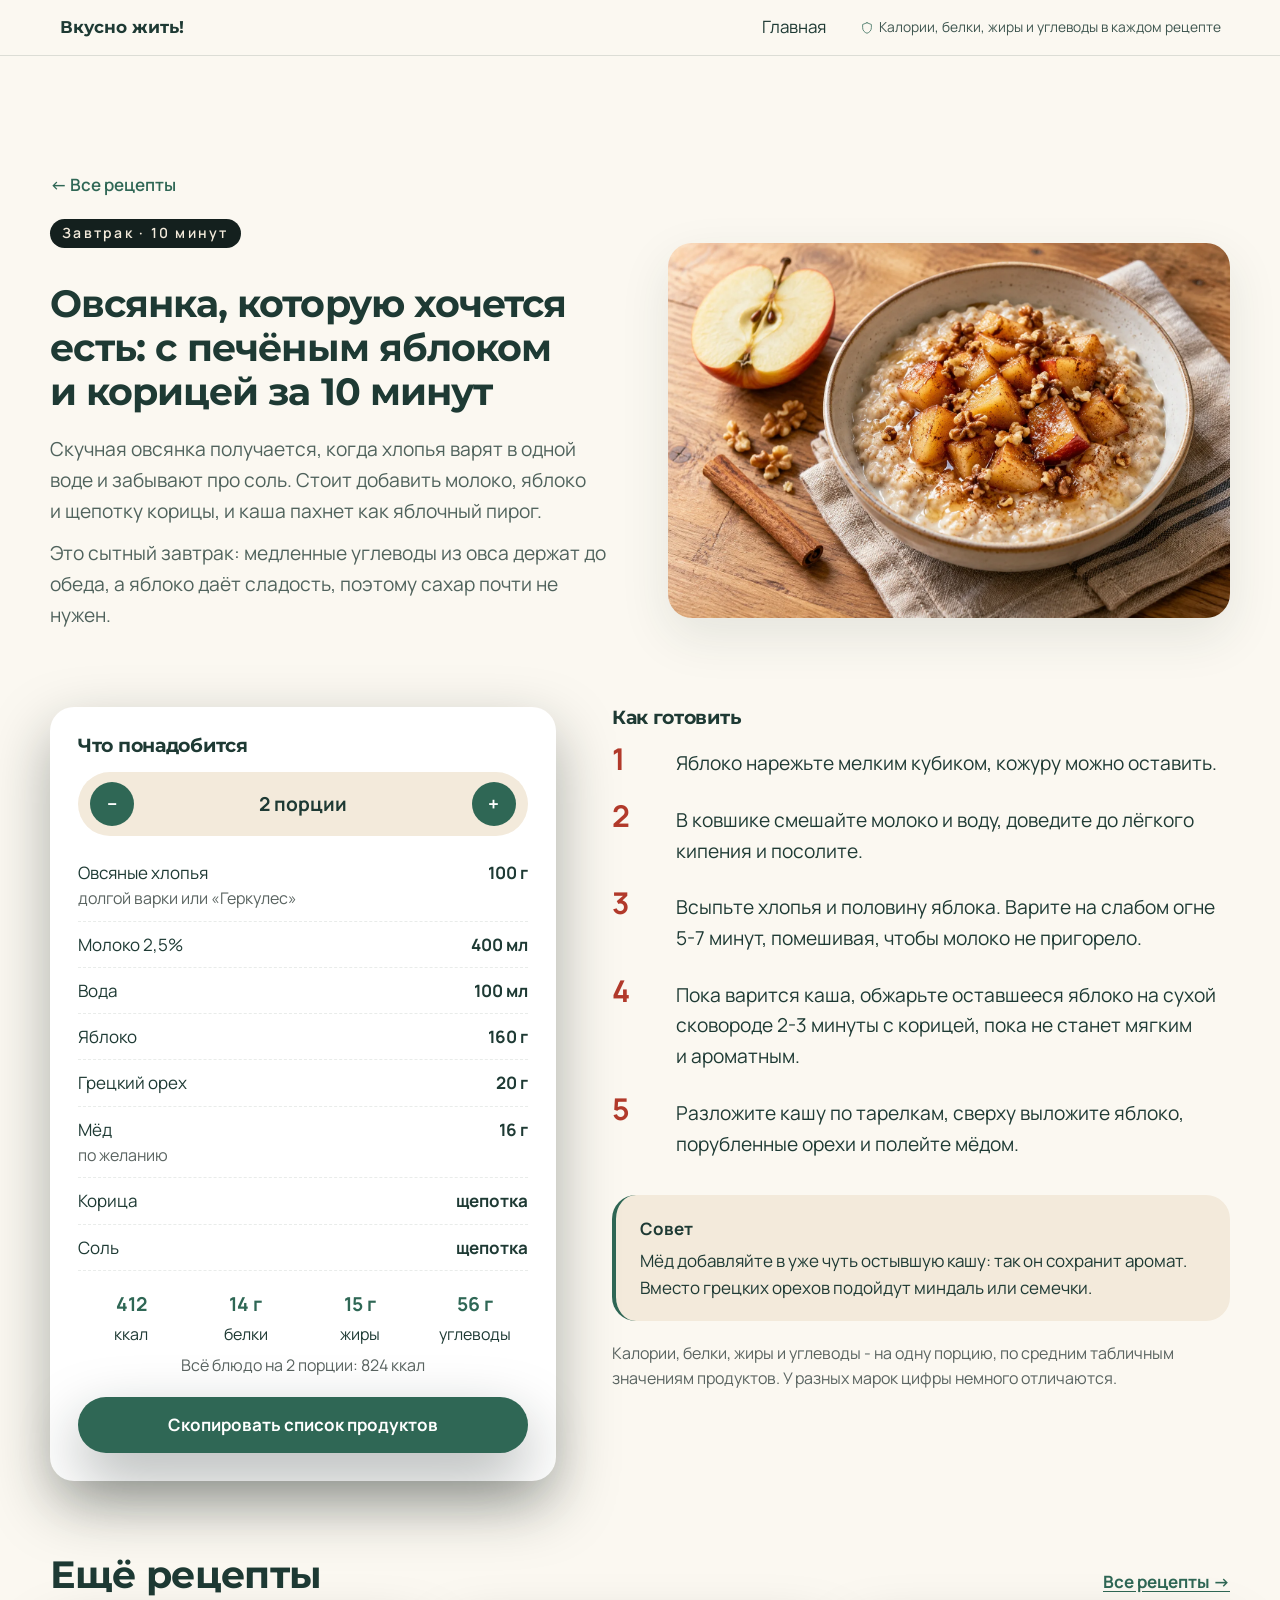
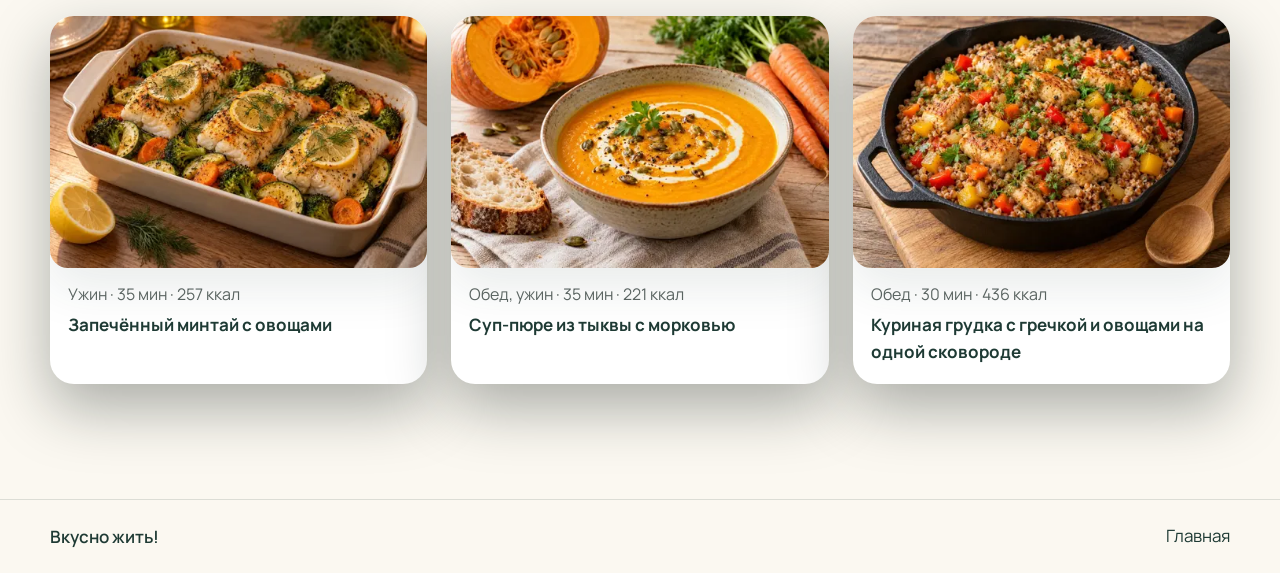
<file: ovsyanka-s-yablokom-i-koricej.html>
<!DOCTYPE html>
<html lang="ru">
<head>
<meta charset="utf-8">
<meta name="viewport" content="width=device-width, initial-scale=1">
<title>Овсянка на молоке с яблоком и корицей - рецепт | Вкусно жить!</title>
<meta name="description" content="Овсянка на молоке с яблоком и корицей за 10 минут: простой рецепт по шагам, продукты в граммах, калории на порцию и пересчёт на нужное число порций.">
<meta name="robots" content="noindex, nofollow">
<meta property="og:title" content="Овсянка на молоке с яблоком и корицей - рецепт | Вкусно жить!">
<meta property="og:description" content="Овсянка на молоке с яблоком и корицей за 10 минут: простой рецепт по шагам, продукты в граммах, калории на порцию и пересчёт на нужное число порций.">
<meta property="og:image" content="https://vkusno.andreytumanov.ru/img/ovsyanka.webp">
<meta property="og:type" content="website">
<link rel="canonical" href="https://vkusno.andreytumanov.ru/ovsyanka-s-yablokom-i-koricej.html">
<link rel="preconnect" href="https://fonts.googleapis.com">
<link rel="preconnect" href="https://fonts.gstatic.com" crossorigin>
<link rel="stylesheet" href="https://fonts.googleapis.com/css2?family=Montserrat:wght@400;600;700&family=Manrope:wght@400;600&display=swap" media="print" onload="this.media='all'">
<noscript>
<link rel="stylesheet" href="https://fonts.googleapis.com/css2?family=Montserrat:wght@400;600;700&family=Manrope:wght@400;600&display=swap">
</noscript>
<link rel="stylesheet" href="style.css">
<style>
:root {
  --шрифт-заголовков: Montserrat, Manrope, system-ui, sans-serif;
  --шрифт-текста: Manrope, Montserrat, -apple-system, 'Segoe UI', sans-serif;
  --цвет-фон: #FBF8F1;  --цвет-фон-2: #F3EADB;  --цвет-фон-карточки: #FFFFFF;
  --цвет-текст: #1E3A34;  --цвет-текст-мягкий: #4F625C;  --цвет-текст-тихий: #5A6461;
  --цвет-акцент: #2F6755;  --цвет-акцент-тёмный: #C9A55C;  --цвет-акцент-яркий: #7EA08C;
  --цвет-акцент-глубже: #245444;  --цвет-акцент-маркер: #B23A2B;
  --цвет-на-акценте: #FFFFFF;  --цвет-линия: #E9ECEA;
  --цвет-тёмный-фон: #14201E;  --цвет-тёмный-фон-2: #1E3A34;  --цвет-тёмный-текст: #F3EADB;
  --цвет-тёмный-фон-3: #1E3A34;  --цвет-тёмный-фон-4: #245444;
  --цвет-тёплый: #C9A55C;  --цвет-тёплый-мягкий: #D8B873;
  --цвет-стекло: color-mix(in srgb, #14201E 86%, transparent);
  --тень: 0 18px 50px color-mix(in srgb, #1E3A34 10%, transparent);
  --тень-чип: 0 10px 30px color-mix(in srgb, #1E3A34 12%, transparent);
  --тень-глубокая: 0 24px 60px color-mix(in srgb, #14201E 35%, transparent);
  --тень-спутник: 0 30px 60px color-mix(in srgb, #14201E 70%, transparent);
  --тень-плиты: 0 40px 100px color-mix(in srgb, #14201E 70%, transparent);
  --кегль-h1: 34px;  --кегль-h2: clamp(28px, 3vw, 42px);
  --кегль-текст: 17px;  --кегль-лид: clamp(18px, 1.5vw, 22px);
  --кегль-мелкий: 16px;  --кегль-кикер: 14px;  --разрядка-кикера: .16em;
  --кегль-цифра: 30px;
  --отступ-секции: clamp(64px, 9vw, 128px);  --отступ-блока: clamp(16px, 2vw, 28px);
  --отступ-секции-тихо: clamp(48px, 7vw, 96px);  --отступ-секции-громко: clamp(72px, 10.5vw, 140px);
  --ширина: 1180px;  --ширина-колонки: 600px;  --радиус: 18px;  --радиус-малый: 10px;
  --радиус-карточки: 24px;  --радиус-плитки: 24px;  --радиус-телефон: 46px;  --кнопка-радиус: 999px;
  --радиус-модуля: 18px;  --нить: 2px;
  --плавность: cubic-bezier(.2, .7, .2, 1);  --длительность: .3s;
  --цвет-тёплый-тёмный: #8A6420;
}
@media (min-width: 900px) {
  :root { --кегль-h1: clamp(52px, 6vw, 86px); }
}
:root, .светлый { --цвет-кнопки: #2F6755; --цвет-на-кнопке: #FFFFFF; --цвет-кнопки-навёл: var(--цвет-акцент-тёмный); }
.тёмный, .липкая-кнопка--тёмная { --цвет-кнопки: #C9A55C; --цвет-на-кнопке: #14201E; --цвет-кнопки-навёл: #D3B67B; }

</style>
<script>
(function () {
  var ЭТАЛОН = 0.535;                  // очко Open Sans — текстовой гарнитуры утверждённых макетов
  var ПОТОЛОК = 1.2, МЁРТВАЯ = 0.02;   // выше потолка расползается раскладка; ближе к единице не трогаем вовсе
  var КОМПЬЮТЕР = "(min-width: 900px)";
  var ТОКЕНЫ = ["--кегль-текст", "--кегль-лид", "--кегль-мелкий", "--кегль-кикер"];
  var корень = document.documentElement;
  var холст = document.createElement("canvas").getContext("2d");
  var ждём = 0;

  function мера(буква) { var м = холст.measureText(буква); return (м && м.actualBoundingBoxAscent) || 0; }

  function применить() {
    ждём = 0;
    if (!холст) { return; }

    for (var i = 0; i < ТОКЕНЫ.length; i++) { корень.style.removeProperty(ТОКЕНЫ[i]); }
    var стиль = getComputedStyle(корень), стек = стиль.getPropertyValue("--шрифт-текста").trim();
    if (!стек) { return; }
    холст.font = "400 100px " + стек;

    var очко = Math.max(мера("х"), мера("x")) / 100;
    if (!(очко > 0)) { return; }
    var k = Math.round(Math.min(ПОТОЛОК, Math.max(1, ЭТАЛОН / очко)) * 1000) / 1000;
    if (k - 1 < МЁРТВАЯ || !matchMedia(КОМПЬЮТЕР).matches) { k = 1; }
    корень.setAttribute("data-очко", очко.toFixed(3));      // чтобы проверка могла сказать числа вслух
    корень.setAttribute("data-поправка", k.toFixed(3));
    if (k === 1) { return; }
    for (i = 0; i < ТОКЕНЫ.length; i++) {
      var было = стиль.getPropertyValue(ТОКЕНЫ[i]).trim();
      if (было) { корень.style.setProperty(ТОКЕНЫ[i], "calc((" + было + ") * " + k + ")"); }
    }
  }

  применить();

  if (document.fonts && document.fonts.ready) { document.fonts.ready.then(применить); }

  addEventListener("resize", function () { ждём = ждём || requestAnimationFrame(применить); });
})();
</script>
</head>
<body>
<header class="шапка шапка--с-меню шапка--своя светлый">
<a class="шапка__лого" href="index.html">Вкусно жить!</a>
<nav class="шапка-сайта__меню" id="меню-сайта" aria-label="Страницы сайта">
<a href="index.html">Главная</a>
</nav>
<span class="шапка__лиц"><svg class="иконка" aria-hidden="true" xmlns="http://www.w3.org/2000/svg" viewBox="0 0 24 24" fill="none" stroke="currentColor" stroke-width="1.5" stroke-linecap="round" stroke-linejoin="round">
  <path d="M12 3l7.5 3v5.5c0 4.6-3.2 8.2-7.5 9.5-4.3-1.3-7.5-4.9-7.5-9.5V6L12 3z"/>
</svg><span><span class="полн">Калории, белки, жиры и углеводы в каждом рецепте</span><span class="кратко">Калории в каждом рецепте</span></span></span>
<button class="шапка-сайта__кнопка" type="button" aria-expanded="false" aria-controls="меню-сайта" hidden>Меню</button>
</header>
<section class="блок блок--рецепт светлый" id="экран-90" data-тип="рецепт" data-вёрстка="своя">
<div class="блок__внутри">
  <a class="рц-назад" href="index.html#экран-02">← Все рецепты</a>
  <div class="рц-верх">
    <div>
      <p class="кикер">Завтрак · 10 минут</p>
      <h1>Овсянка, которую хочется есть: с печёным яблоком и корицей за 10 минут</h1>
      <div class="рц-вступ">
      <p>Скучная овсянка получается, когда хлопья варят в одной воде и забывают про соль. Стоит добавить молоко, яблоко и щепотку корицы, и каша пахнет как яблочный пирог.</p>
      <p>Это сытный завтрак: медленные углеводы из овса держат до обеда, а яблоко даёт сладость, поэтому сахар почти не нужен.</p>
      </div>
    </div>
    <figure class="фото рц-фото"><img src="img/ovsyanka.webp" alt="Овсянка на молоке с яблоком и корицей" width="1536" height="1024"></figure>
  </div>
  <div class="рц-низ">
    <div class="рц-листок">
      <h2>Что понадобится</h2>
      <div class="рц-порции"><button type="button" class="рц-кн" data-кн="-" aria-label="Меньше порций">−</button><b aria-live="polite">2 порции</b><button type="button" class="рц-кн" data-кн="+" aria-label="Больше порций">+</button></div>
      <ul class="рц-состав">
        <li><span>Овсяные хлопья<small>долгой варки или «Геркулес»</small></span><b>100 г</b></li>
        <li><span>Молоко 2,5%</span><b>400 мл</b></li>
        <li><span>Вода</span><b>100 мл</b></li>
        <li><span>Яблоко</span><b>160 г</b></li>
        <li><span>Грецкий орех</span><b>20 г</b></li>
        <li><span>Мёд<small>по желанию</small></span><b>16 г</b></li>
        <li><span>Корица</span><b>щепотка</b></li>
        <li><span>Соль</span><b>щепотка</b></li>
      </ul>
      <div class="рц-кбжу">
        <div><b>412</b><span>ккал</span></div>
        <div><b>14 г</b><span>белки</span></div>
        <div><b>15 г</b><span>жиры</span></div>
        <div><b>56 г</b><span>углеводы</span></div>
      </div>
      <p class="рц-всего">Всё блюдо на 2 порции: 824 ккал</p>
      <button type="button" class="кнопка кнопка--главная рц-копия">Скопировать список продуктов</button>
    </div>
    <div class="рц-шаги">
      <h2>Как готовить</h2>
      <ol>
        <li><span class="рц-н">1</span><p>Яблоко нарежьте мелким кубиком, кожуру можно оставить.</p></li>
        <li><span class="рц-н">2</span><p>В ковшике смешайте молоко и воду, доведите до лёгкого кипения и посолите.</p></li>
        <li><span class="рц-н">3</span><p>Всыпьте хлопья и половину яблока. Варите на слабом огне 5-7 минут, помешивая, чтобы молоко не пригорело.</p></li>
        <li><span class="рц-н">4</span><p>Пока варится каша, обжарьте оставшееся яблоко на сухой сковороде 2-3 минуты с корицей, пока не станет мягким и ароматным.</p></li>
        <li><span class="рц-н">5</span><p>Разложите кашу по тарелкам, сверху выложите яблоко, порубленные орехи и полейте мёдом.</p></li>
      </ol>
      <div class="рц-совет"><b>Совет</b><p>Мёд добавляйте в уже чуть остывшую кашу: так он сохранит аромат. Вместо грецких орехов подойдут миндаль или семечки.</p></div>
      <p class="рц-сноска">Калории, белки, жиры и углеводы - на одну порцию, по средним табличным значениям продуктов. У разных марок цифры немного отличаются.</p>
    </div>
  </div>
  <div class="рц-ещё">
    <div class="рц-ещё-шапка"><h2>Ещё рецепты</h2><a href="index.html#экран-02">Все рецепты →</a></div>
    <div class="рц-карточки">
      <a class="рц-карточка" href="mintaj-zapechennyj-s-ovoshchami.html"><figure class="фото"><img src="img/mini/mintaj.webp" alt="Запечённый минтай с овощами" loading="lazy" width="480" height="320"></figure><span class="рц-кприём">Ужин · 35 мин · 257 ккал</span><span class="рц-кимя">Запечённый минтай с овощами</span></a>
      <a class="рц-карточка" href="sup-pyure-iz-tykvy.html"><figure class="фото"><img src="img/mini/sup-tykva.webp" alt="Суп-пюре из тыквы с морковью" loading="lazy" width="480" height="320"></figure><span class="рц-кприём">Обед, ужин · 35 мин · 221 ккал</span><span class="рц-кимя">Суп-пюре из тыквы с морковью</span></a>
      <a class="рц-карточка" href="kurica-s-grechkoj-i-ovoshchami.html"><figure class="фото"><img src="img/mini/grechka.webp" alt="Куриная грудка с гречкой и овощами на одной сковороде" loading="lazy" width="480" height="320"></figure><span class="рц-кприём">Обед · 30 мин · 436 ккал</span><span class="рц-кимя">Куриная грудка с гречкой и овощами на одной сковороде</span></a>
    </div>
  </div>
</div>
<script type="application/json" data-рецепт>{"название": "Овсянка на молоке с яблоком и корицей", "порций": 2, "ккал": 411.79, "состав": [{"имя": "Овсяные хлопья", "г": 50, "ед": "г", "вес_шт": 0, "заметка": "долгой варки или «Геркулес»", "щеп": false}, {"имя": "Молоко 2,5%", "г": 200, "ед": "мл", "вес_шт": 0, "заметка": "", "щеп": false}, {"имя": "Вода", "г": 50, "ед": "мл", "вес_шт": 0, "заметка": "", "щеп": false}, {"имя": "Яблоко", "г": 80, "ед": "г", "вес_шт": 0, "заметка": "", "щеп": false}, {"имя": "Грецкий орех", "г": 10, "ед": "г", "вес_шт": 0, "заметка": "", "щеп": false}, {"имя": "Мёд", "г": 8, "ед": "г", "вес_шт": 0, "заметка": "по желанию", "щеп": false}, {"имя": "Корица", "г": 1, "ед": "г", "вес_шт": 0, "заметка": "", "щеп": true}, {"имя": "Соль", "г": 0.5, "ед": "г", "вес_шт": 0, "заметка": "", "щеп": true}]}</script>
<script type="application/ld+json">{"@context": "https://schema.org", "@type": "Recipe", "name": "Овсянка на молоке с яблоком и корицей", "headline": "Овсянка, которую хочется есть: с печёным яблоком и корицей за 10 минут", "description": "Овсянка на молоке с яблоком и корицей за 10 минут: простой рецепт по шагам, продукты в граммах, калории на порцию и пересчёт на нужное число порций.", "image": ["https://vkusno.andreytumanov.ru/img/ovsyanka.webp"], "author": {"@type": "Person", "name": "Андрей Туманов"}, "recipeCategory": "завтрак", "recipeCuisine": "домашняя", "totalTime": "PT10M", "recipeYield": "2 порции", "recipeIngredient": ["Овсяные хлопья - 100 г", "Молоко 2,5% - 400 мл", "Вода - 100 мл", "Яблоко - 160 г", "Грецкий орех - 20 г", "Мёд - 16 г", "Корица - щепотка", "Соль - щепотка"], "recipeInstructions": [{"@type": "HowToStep", "text": "Яблоко нарежьте мелким кубиком, кожуру можно оставить."}, {"@type": "HowToStep", "text": "В ковшике смешайте молоко и воду, доведите до лёгкого кипения и посолите."}, {"@type": "HowToStep", "text": "Всыпьте хлопья и половину яблока. Варите на слабом огне 5-7 минут, помешивая, чтобы молоко не пригорело."}, {"@type": "HowToStep", "text": "Пока варится каша, обжарьте оставшееся яблоко на сухой сковороде 2-3 минуты с корицей, пока не станет мягким и ароматным."}, {"@type": "HowToStep", "text": "Разложите кашу по тарелкам, сверху выложите яблоко, порубленные орехи и полейте мёдом."}], "nutrition": {"@type": "NutritionInformation", "servingSize": "1 порция", "calories": "412 calories", "proteinContent": "14 g", "fatContent": "15 g", "carbohydrateContent": "56 g"}, "url": "https://vkusno.andreytumanov.ru/ovsyanka-s-yablokom-i-koricej.html"}</script>
<script>
(function(){
  var э=document.getElementById('экран-90'); if(!э) return;
  var д=JSON.parse(э.querySelector('script[data-рецепт]').textContent), n=д.порций,
      мин=э.querySelector('[data-кн="-"]'), макс=э.querySelector('[data-кн="+"]');
  function окр(x){ if(x<50) return Math.max(1,Math.round(x)); if(x<200) return Math.round(x/5)*5; return Math.round(x/10)*10; }
  function сколько(и){ var в=и.г*n;
    if(и.ед==='шт') return Math.max(1,Math.round(в/и.вес_шт))+' шт';
    if(в<1||(и.щеп&&в<3)) return 'щепотка';
    return окр(в)+' '+и.ед; }
  function слово(k){ var a=k%10,b=k%100; if(a===1&&b!==11) return k+' порция';
    if(a>=2&&a<=4&&(b<12||b>14)) return k+' порции'; return k+' порций'; }
  function показать(){
    э.querySelector('.рц-порции b').textContent=слово(n);
    э.querySelectorAll('.рц-состав b').forEach(function(b,i){ b.textContent=сколько(д.состав[i]); });
    э.querySelector('.рц-всего').textContent='Всё блюдо на '+слово(n).replace(/порция$/,'порцию')+': '+Math.round(д.ккал*n)+' ккал';
    мин.disabled=n<=1; макс.disabled=n>=12;
  }
  мин.addEventListener('click',function(){ if(n>1){n--;показать();} });
  макс.addEventListener('click',function(){ if(n<12){n++;показать();} });
  var копия=э.querySelector('.рц-копия');
  копия.addEventListener('click',function(){
    var т=д.название+' ('+слово(n)+'):\n'+д.состав.map(function(и){
      return '- '+и.имя+' - '+сколько(и)+(и.заметка?' ('+и.заметка+')':''); }).join('\n');
    function готово(){ копия.textContent='Список скопирован'; setTimeout(function(){копия.textContent='Скопировать список продуктов';},2500); }
    if(navigator.clipboard&&window.isSecureContext){ navigator.clipboard.writeText(т).then(готово); return; }
    var п=document.createElement('textarea'); п.value=т; п.style.position='fixed'; п.style.opacity='0';
    document.body.appendChild(п); п.select(); try{document.execCommand('copy');готово();}catch(e){} document.body.removeChild(п);
  });
  показать();
})();
</script>
</section>
<footer class="подвал-сайта светлый">
<div class="подвал-сайта__ряд">
<p class="подвал-сайта__знак">Вкусно жить!</p>
<nav class="подвал-сайта__меню" aria-label="Страницы сайта">
<a href="index.html">Главная</a>
</nav>
</div>
</footer>
<script>
(function () {
  var шапка = document.querySelector(".шапка-сайта, .шапка--с-меню");
  var кнопка = шапка && шапка.querySelector(".шапка-сайта__кнопка");
  if (!кнопка) { return; }
  кнопка.hidden = false;
  шапка.classList.add("шапка-сайта--с-кнопкой");
  кнопка.addEventListener("click", function () {
    var открыта = шапка.classList.toggle("шапка-сайта--открыта");
    кнопка.setAttribute("aria-expanded", открыта ? "true" : "false");
  });
})();
</script>
</body>
</html>
</file>
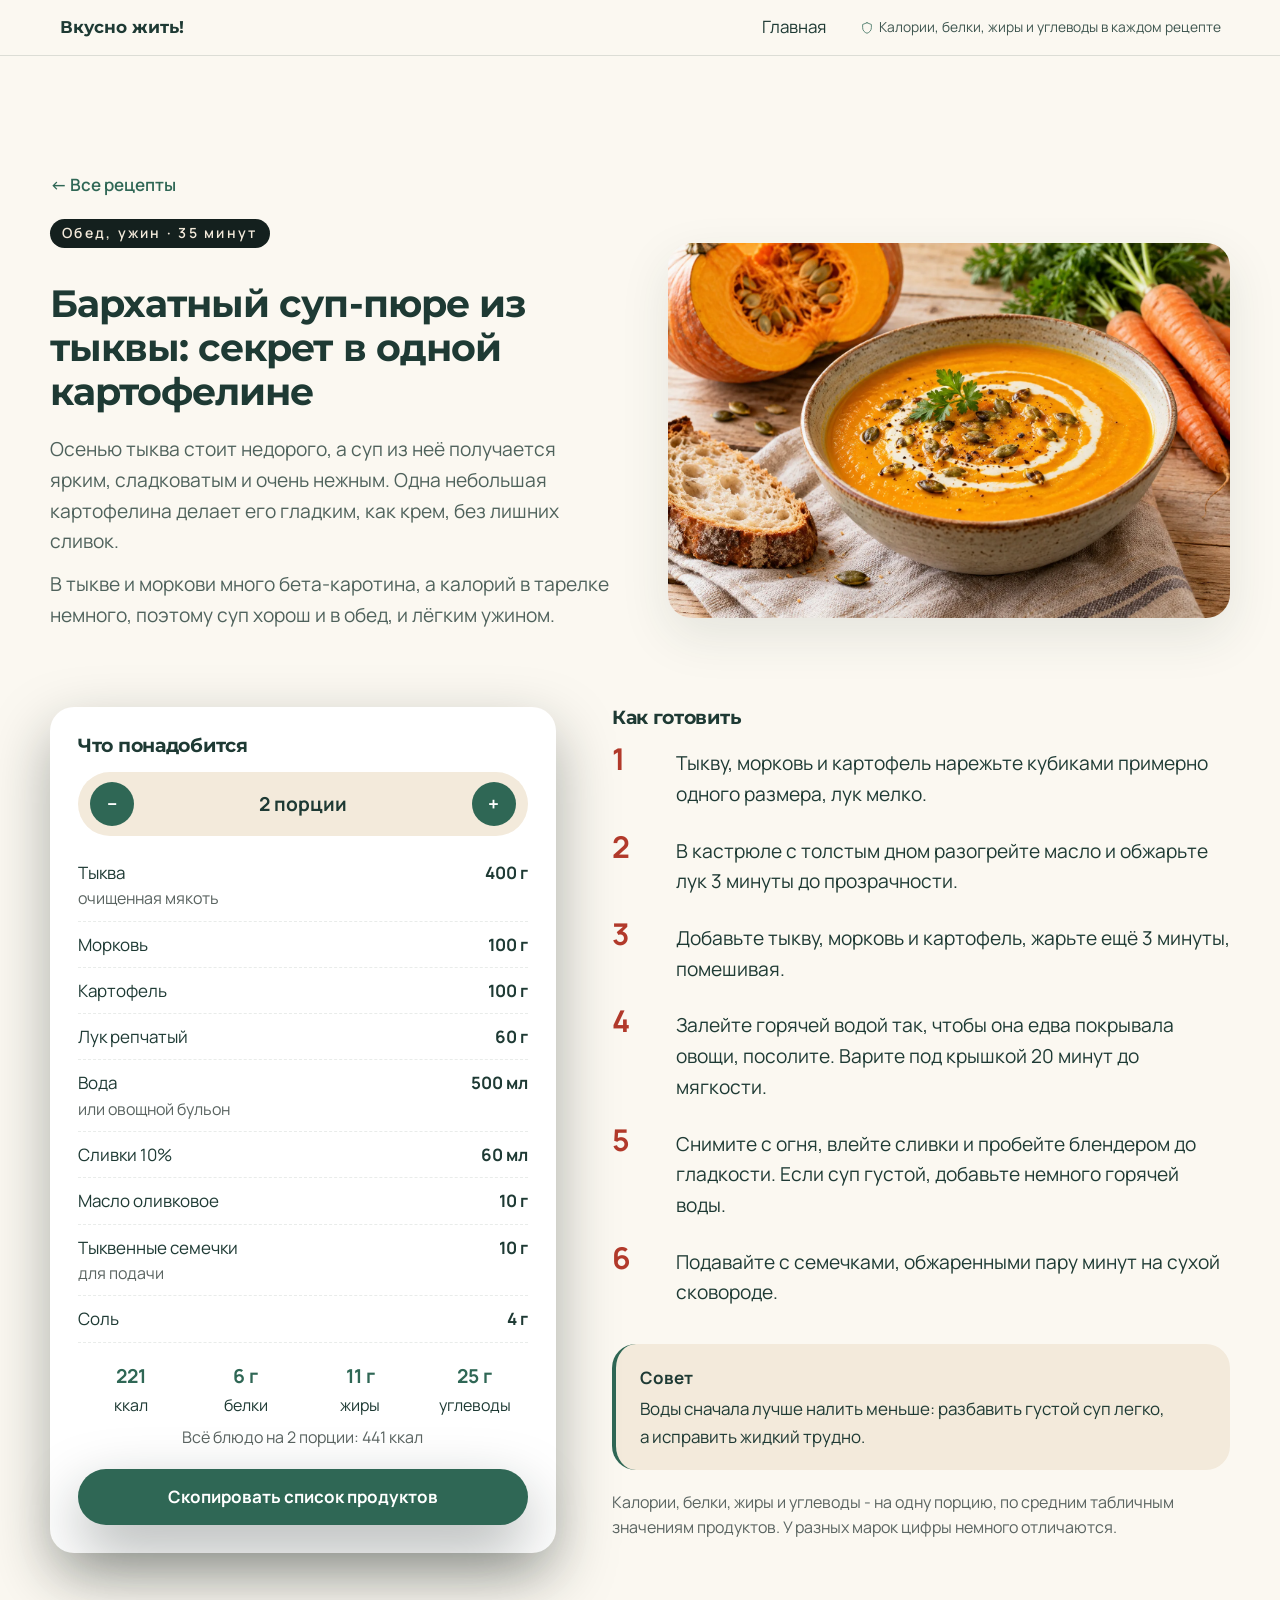
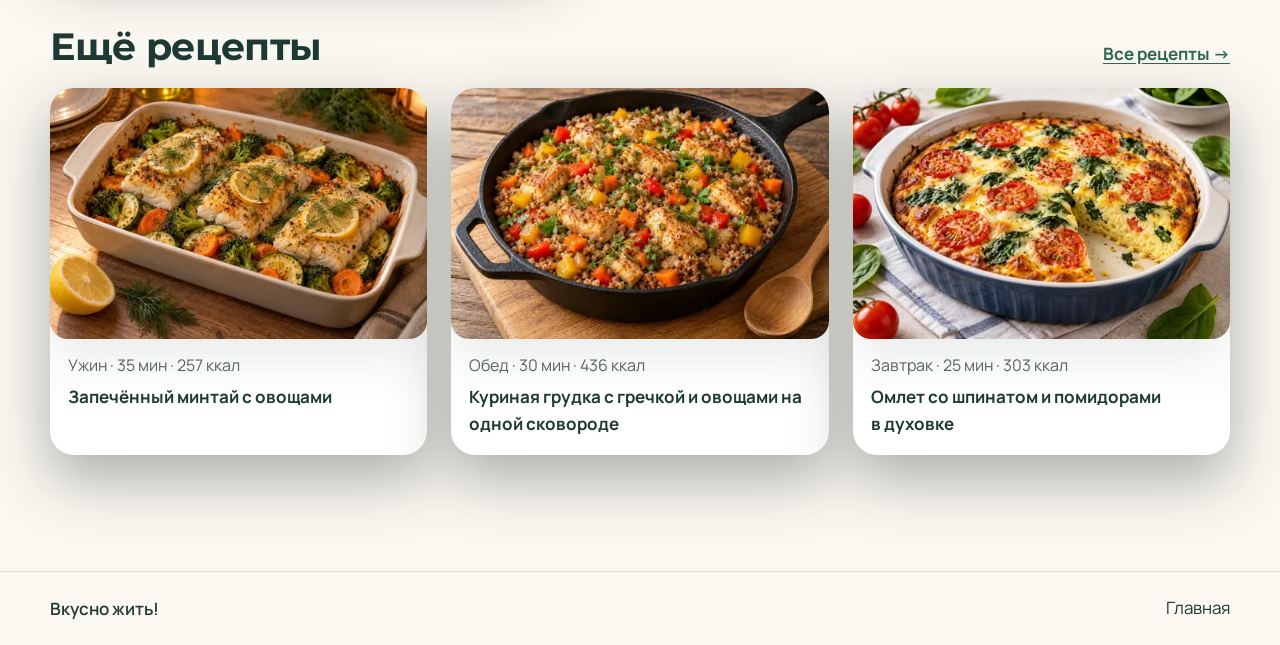
<file: sup-pyure-iz-tykvy.html>
<!DOCTYPE html>
<html lang="ru">
<head>
<meta charset="utf-8">
<meta name="viewport" content="width=device-width, initial-scale=1">
<title>Суп-пюре из тыквы с морковью - рецепт | Вкусно жить!</title>
<meta name="description" content="Нежный суп-пюре из тыквы и моркови за 35 минут: одна картофелина делает его гладким, как крем. Простые шаги, продукты в граммах и калории.">
<meta name="robots" content="noindex, nofollow">
<meta property="og:title" content="Суп-пюре из тыквы с морковью - рецепт | Вкусно жить!">
<meta property="og:description" content="Нежный суп-пюре из тыквы и моркови за 35 минут: одна картофелина делает его гладким, как крем. Простые шаги, продукты в граммах и калории.">
<meta property="og:image" content="https://vkusno.andreytumanov.ru/img/ovsyanka.webp">
<meta property="og:type" content="website">
<link rel="canonical" href="https://vkusno.andreytumanov.ru/sup-pyure-iz-tykvy.html">
<link rel="preconnect" href="https://fonts.googleapis.com">
<link rel="preconnect" href="https://fonts.gstatic.com" crossorigin>
<link rel="stylesheet" href="https://fonts.googleapis.com/css2?family=Montserrat:wght@400;600;700&family=Manrope:wght@400;600&display=swap" media="print" onload="this.media='all'">
<noscript>
<link rel="stylesheet" href="https://fonts.googleapis.com/css2?family=Montserrat:wght@400;600;700&family=Manrope:wght@400;600&display=swap">
</noscript>
<link rel="stylesheet" href="style.css">
<style>
:root {
  --шрифт-заголовков: Montserrat, Manrope, system-ui, sans-serif;
  --шрифт-текста: Manrope, Montserrat, -apple-system, 'Segoe UI', sans-serif;
  --цвет-фон: #FBF8F1;  --цвет-фон-2: #F3EADB;  --цвет-фон-карточки: #FFFFFF;
  --цвет-текст: #1E3A34;  --цвет-текст-мягкий: #4F625C;  --цвет-текст-тихий: #5A6461;
  --цвет-акцент: #2F6755;  --цвет-акцент-тёмный: #C9A55C;  --цвет-акцент-яркий: #7EA08C;
  --цвет-акцент-глубже: #245444;  --цвет-акцент-маркер: #B23A2B;
  --цвет-на-акценте: #FFFFFF;  --цвет-линия: #E9ECEA;
  --цвет-тёмный-фон: #14201E;  --цвет-тёмный-фон-2: #1E3A34;  --цвет-тёмный-текст: #F3EADB;
  --цвет-тёмный-фон-3: #1E3A34;  --цвет-тёмный-фон-4: #245444;
  --цвет-тёплый: #C9A55C;  --цвет-тёплый-мягкий: #D8B873;
  --цвет-стекло: color-mix(in srgb, #14201E 86%, transparent);
  --тень: 0 18px 50px color-mix(in srgb, #1E3A34 10%, transparent);
  --тень-чип: 0 10px 30px color-mix(in srgb, #1E3A34 12%, transparent);
  --тень-глубокая: 0 24px 60px color-mix(in srgb, #14201E 35%, transparent);
  --тень-спутник: 0 30px 60px color-mix(in srgb, #14201E 70%, transparent);
  --тень-плиты: 0 40px 100px color-mix(in srgb, #14201E 70%, transparent);
  --кегль-h1: 34px;  --кегль-h2: clamp(28px, 3vw, 42px);
  --кегль-текст: 17px;  --кегль-лид: clamp(18px, 1.5vw, 22px);
  --кегль-мелкий: 16px;  --кегль-кикер: 14px;  --разрядка-кикера: .16em;
  --кегль-цифра: 30px;
  --отступ-секции: clamp(64px, 9vw, 128px);  --отступ-блока: clamp(16px, 2vw, 28px);
  --отступ-секции-тихо: clamp(48px, 7vw, 96px);  --отступ-секции-громко: clamp(72px, 10.5vw, 140px);
  --ширина: 1180px;  --ширина-колонки: 600px;  --радиус: 18px;  --радиус-малый: 10px;
  --радиус-карточки: 24px;  --радиус-плитки: 24px;  --радиус-телефон: 46px;  --кнопка-радиус: 999px;
  --радиус-модуля: 18px;  --нить: 2px;
  --плавность: cubic-bezier(.2, .7, .2, 1);  --длительность: .3s;
  --цвет-тёплый-тёмный: #8A6420;
}
@media (min-width: 900px) {
  :root { --кегль-h1: clamp(52px, 6vw, 86px); }
}
:root, .светлый { --цвет-кнопки: #2F6755; --цвет-на-кнопке: #FFFFFF; --цвет-кнопки-навёл: var(--цвет-акцент-тёмный); }
.тёмный, .липкая-кнопка--тёмная { --цвет-кнопки: #C9A55C; --цвет-на-кнопке: #14201E; --цвет-кнопки-навёл: #D3B67B; }

</style>
<script>
(function () {
  var ЭТАЛОН = 0.535;                  // очко Open Sans — текстовой гарнитуры утверждённых макетов
  var ПОТОЛОК = 1.2, МЁРТВАЯ = 0.02;   // выше потолка расползается раскладка; ближе к единице не трогаем вовсе
  var КОМПЬЮТЕР = "(min-width: 900px)";
  var ТОКЕНЫ = ["--кегль-текст", "--кегль-лид", "--кегль-мелкий", "--кегль-кикер"];
  var корень = document.documentElement;
  var холст = document.createElement("canvas").getContext("2d");
  var ждём = 0;

  function мера(буква) { var м = холст.measureText(буква); return (м && м.actualBoundingBoxAscent) || 0; }

  function применить() {
    ждём = 0;
    if (!холст) { return; }

    for (var i = 0; i < ТОКЕНЫ.length; i++) { корень.style.removeProperty(ТОКЕНЫ[i]); }
    var стиль = getComputedStyle(корень), стек = стиль.getPropertyValue("--шрифт-текста").trim();
    if (!стек) { return; }
    холст.font = "400 100px " + стек;

    var очко = Math.max(мера("х"), мера("x")) / 100;
    if (!(очко > 0)) { return; }
    var k = Math.round(Math.min(ПОТОЛОК, Math.max(1, ЭТАЛОН / очко)) * 1000) / 1000;
    if (k - 1 < МЁРТВАЯ || !matchMedia(КОМПЬЮТЕР).matches) { k = 1; }
    корень.setAttribute("data-очко", очко.toFixed(3));      // чтобы проверка могла сказать числа вслух
    корень.setAttribute("data-поправка", k.toFixed(3));
    if (k === 1) { return; }
    for (i = 0; i < ТОКЕНЫ.length; i++) {
      var было = стиль.getPropertyValue(ТОКЕНЫ[i]).trim();
      if (было) { корень.style.setProperty(ТОКЕНЫ[i], "calc((" + было + ") * " + k + ")"); }
    }
  }

  применить();

  if (document.fonts && document.fonts.ready) { document.fonts.ready.then(применить); }

  addEventListener("resize", function () { ждём = ждём || requestAnimationFrame(применить); });
})();
</script>
</head>
<body>
<header class="шапка шапка--с-меню шапка--своя светлый">
<a class="шапка__лого" href="index.html">Вкусно жить!</a>
<nav class="шапка-сайта__меню" id="меню-сайта" aria-label="Страницы сайта">
<a href="index.html">Главная</a>
</nav>
<span class="шапка__лиц"><svg class="иконка" aria-hidden="true" xmlns="http://www.w3.org/2000/svg" viewBox="0 0 24 24" fill="none" stroke="currentColor" stroke-width="1.5" stroke-linecap="round" stroke-linejoin="round">
  <path d="M12 3l7.5 3v5.5c0 4.6-3.2 8.2-7.5 9.5-4.3-1.3-7.5-4.9-7.5-9.5V6L12 3z"/>
</svg><span><span class="полн">Калории, белки, жиры и углеводы в каждом рецепте</span><span class="кратко">Калории в каждом рецепте</span></span></span>
<button class="шапка-сайта__кнопка" type="button" aria-expanded="false" aria-controls="меню-сайта" hidden>Меню</button>
</header>
<section class="блок блок--рецепт светлый" id="экран-90" data-тип="рецепт" data-вёрстка="своя">
<div class="блок__внутри">
  <a class="рц-назад" href="index.html#экран-02">← Все рецепты</a>
  <div class="рц-верх">
    <div>
      <p class="кикер">Обед, ужин · 35 минут</p>
      <h1>Бархатный суп-пюре из тыквы: секрет в одной картофелине</h1>
      <div class="рц-вступ">
      <p>Осенью тыква стоит недорого, а суп из неё получается ярким, сладковатым и очень нежным. Одна небольшая картофелина делает его гладким, как крем, без лишних сливок.</p>
      <p>В тыкве и моркови много бета-каротина, а калорий в тарелке немного, поэтому суп хорош и в обед, и лёгким ужином.</p>
      </div>
    </div>
    <figure class="фото рц-фото"><img src="img/sup-tykva.webp" alt="Суп-пюре из тыквы с морковью" width="1536" height="1024"></figure>
  </div>
  <div class="рц-низ">
    <div class="рц-листок">
      <h2>Что понадобится</h2>
      <div class="рц-порции"><button type="button" class="рц-кн" data-кн="-" aria-label="Меньше порций">−</button><b aria-live="polite">2 порции</b><button type="button" class="рц-кн" data-кн="+" aria-label="Больше порций">+</button></div>
      <ul class="рц-состав">
        <li><span>Тыква<small>очищенная мякоть</small></span><b>400 г</b></li>
        <li><span>Морковь</span><b>100 г</b></li>
        <li><span>Картофель</span><b>100 г</b></li>
        <li><span>Лук репчатый</span><b>60 г</b></li>
        <li><span>Вода<small>или овощной бульон</small></span><b>500 мл</b></li>
        <li><span>Сливки 10%</span><b>60 мл</b></li>
        <li><span>Масло оливковое</span><b>10 г</b></li>
        <li><span>Тыквенные семечки<small>для подачи</small></span><b>10 г</b></li>
        <li><span>Соль</span><b>4 г</b></li>
      </ul>
      <div class="рц-кбжу">
        <div><b>221</b><span>ккал</span></div>
        <div><b>6 г</b><span>белки</span></div>
        <div><b>11 г</b><span>жиры</span></div>
        <div><b>25 г</b><span>углеводы</span></div>
      </div>
      <p class="рц-всего">Всё блюдо на 2 порции: 441 ккал</p>
      <button type="button" class="кнопка кнопка--главная рц-копия">Скопировать список продуктов</button>
    </div>
    <div class="рц-шаги">
      <h2>Как готовить</h2>
      <ol>
        <li><span class="рц-н">1</span><p>Тыкву, морковь и картофель нарежьте кубиками примерно одного размера, лук мелко.</p></li>
        <li><span class="рц-н">2</span><p>В кастрюле с толстым дном разогрейте масло и обжарьте лук 3 минуты до прозрачности.</p></li>
        <li><span class="рц-н">3</span><p>Добавьте тыкву, морковь и картофель, жарьте ещё 3 минуты, помешивая.</p></li>
        <li><span class="рц-н">4</span><p>Залейте горячей водой так, чтобы она едва покрывала овощи, посолите. Варите под крышкой 20 минут до мягкости.</p></li>
        <li><span class="рц-н">5</span><p>Снимите с огня, влейте сливки и пробейте блендером до гладкости. Если суп густой, добавьте немного горячей воды.</p></li>
        <li><span class="рц-н">6</span><p>Подавайте с семечками, обжаренными пару минут на сухой сковороде.</p></li>
      </ol>
      <div class="рц-совет"><b>Совет</b><p>Воды сначала лучше налить меньше: разбавить густой суп легко, а исправить жидкий трудно.</p></div>
      <p class="рц-сноска">Калории, белки, жиры и углеводы - на одну порцию, по средним табличным значениям продуктов. У разных марок цифры немного отличаются.</p>
    </div>
  </div>
  <div class="рц-ещё">
    <div class="рц-ещё-шапка"><h2>Ещё рецепты</h2><a href="index.html#экран-02">Все рецепты →</a></div>
    <div class="рц-карточки">
      <a class="рц-карточка" href="mintaj-zapechennyj-s-ovoshchami.html"><figure class="фото"><img src="img/mini/mintaj.webp" alt="Запечённый минтай с овощами" loading="lazy" width="480" height="320"></figure><span class="рц-кприём">Ужин · 35 мин · 257 ккал</span><span class="рц-кимя">Запечённый минтай с овощами</span></a>
      <a class="рц-карточка" href="kurica-s-grechkoj-i-ovoshchami.html"><figure class="фото"><img src="img/mini/grechka.webp" alt="Куриная грудка с гречкой и овощами на одной сковороде" loading="lazy" width="480" height="320"></figure><span class="рц-кприём">Обед · 30 мин · 436 ккал</span><span class="рц-кимя">Куриная грудка с гречкой и овощами на одной сковороде</span></a>
      <a class="рц-карточка" href="omlet-so-shpinatom-v-duhovke.html"><figure class="фото"><img src="img/mini/omlet.webp" alt="Омлет со шпинатом и помидорами в духовке" loading="lazy" width="480" height="320"></figure><span class="рц-кприём">Завтрак · 25 мин · 303 ккал</span><span class="рц-кимя">Омлет со шпинатом и помидорами в духовке</span></a>
    </div>
  </div>
</div>
<script type="application/json" data-рецепт>{"название": "Суп-пюре из тыквы с морковью", "порций": 2, "ккал": 220.54999999999998, "состав": [{"имя": "Тыква", "г": 200, "ед": "г", "вес_шт": 0, "заметка": "очищенная мякоть", "щеп": false}, {"имя": "Морковь", "г": 50, "ед": "г", "вес_шт": 0, "заметка": "", "щеп": false}, {"имя": "Картофель", "г": 50, "ед": "г", "вес_шт": 0, "заметка": "", "щеп": false}, {"имя": "Лук репчатый", "г": 30, "ед": "г", "вес_шт": 0, "заметка": "", "щеп": false}, {"имя": "Вода", "г": 250, "ед": "мл", "вес_шт": 0, "заметка": "или овощной бульон", "щеп": false}, {"имя": "Сливки 10%", "г": 30, "ед": "мл", "вес_шт": 0, "заметка": "", "щеп": false}, {"имя": "Масло оливковое", "г": 5, "ед": "г", "вес_шт": 0, "заметка": "", "щеп": false}, {"имя": "Тыквенные семечки", "г": 5, "ед": "г", "вес_шт": 0, "заметка": "для подачи", "щеп": false}, {"имя": "Соль", "г": 2, "ед": "г", "вес_шт": 0, "заметка": "", "щеп": false}]}</script>
<script type="application/ld+json">{"@context": "https://schema.org", "@type": "Recipe", "name": "Суп-пюре из тыквы с морковью", "headline": "Бархатный суп-пюре из тыквы: секрет в одной картофелине", "description": "Нежный суп-пюре из тыквы и моркови за 35 минут: одна картофелина делает его гладким, как крем. Простые шаги, продукты в граммах и калории.", "image": ["https://vkusno.andreytumanov.ru/img/sup-tykva.webp"], "author": {"@type": "Person", "name": "Андрей Туманов"}, "recipeCategory": "обед", "recipeCuisine": "домашняя", "totalTime": "PT35M", "recipeYield": "2 порции", "recipeIngredient": ["Тыква - 400 г", "Морковь - 100 г", "Картофель - 100 г", "Лук репчатый - 60 г", "Вода - 500 мл", "Сливки 10% - 60 мл", "Масло оливковое - 10 г", "Тыквенные семечки - 10 г", "Соль - 4 г"], "recipeInstructions": [{"@type": "HowToStep", "text": "Тыкву, морковь и картофель нарежьте кубиками примерно одного размера, лук мелко."}, {"@type": "HowToStep", "text": "В кастрюле с толстым дном разогрейте масло и обжарьте лук 3 минуты до прозрачности."}, {"@type": "HowToStep", "text": "Добавьте тыкву, морковь и картофель, жарьте ещё 3 минуты, помешивая."}, {"@type": "HowToStep", "text": "Залейте горячей водой так, чтобы она едва покрывала овощи, посолите. Варите под крышкой 20 минут до мягкости."}, {"@type": "HowToStep", "text": "Снимите с огня, влейте сливки и пробейте блендером до гладкости. Если суп густой, добавьте немного горячей воды."}, {"@type": "HowToStep", "text": "Подавайте с семечками, обжаренными пару минут на сухой сковороде."}], "nutrition": {"@type": "NutritionInformation", "servingSize": "1 порция", "calories": "221 calories", "proteinContent": "6 g", "fatContent": "11 g", "carbohydrateContent": "25 g"}, "url": "https://vkusno.andreytumanov.ru/sup-pyure-iz-tykvy.html"}</script>
<script>
(function(){
  var э=document.getElementById('экран-90'); if(!э) return;
  var д=JSON.parse(э.querySelector('script[data-рецепт]').textContent), n=д.порций,
      мин=э.querySelector('[data-кн="-"]'), макс=э.querySelector('[data-кн="+"]');
  function окр(x){ if(x<50) return Math.max(1,Math.round(x)); if(x<200) return Math.round(x/5)*5; return Math.round(x/10)*10; }
  function сколько(и){ var в=и.г*n;
    if(и.ед==='шт') return Math.max(1,Math.round(в/и.вес_шт))+' шт';
    if(в<1||(и.щеп&&в<3)) return 'щепотка';
    return окр(в)+' '+и.ед; }
  function слово(k){ var a=k%10,b=k%100; if(a===1&&b!==11) return k+' порция';
    if(a>=2&&a<=4&&(b<12||b>14)) return k+' порции'; return k+' порций'; }
  function показать(){
    э.querySelector('.рц-порции b').textContent=слово(n);
    э.querySelectorAll('.рц-состав b').forEach(function(b,i){ b.textContent=сколько(д.состав[i]); });
    э.querySelector('.рц-всего').textContent='Всё блюдо на '+слово(n).replace(/порция$/,'порцию')+': '+Math.round(д.ккал*n)+' ккал';
    мин.disabled=n<=1; макс.disabled=n>=12;
  }
  мин.addEventListener('click',function(){ if(n>1){n--;показать();} });
  макс.addEventListener('click',function(){ if(n<12){n++;показать();} });
  var копия=э.querySelector('.рц-копия');
  копия.addEventListener('click',function(){
    var т=д.название+' ('+слово(n)+'):\n'+д.состав.map(function(и){
      return '- '+и.имя+' - '+сколько(и)+(и.заметка?' ('+и.заметка+')':''); }).join('\n');
    function готово(){ копия.textContent='Список скопирован'; setTimeout(function(){копия.textContent='Скопировать список продуктов';},2500); }
    if(navigator.clipboard&&window.isSecureContext){ navigator.clipboard.writeText(т).then(готово); return; }
    var п=document.createElement('textarea'); п.value=т; п.style.position='fixed'; п.style.opacity='0';
    document.body.appendChild(п); п.select(); try{document.execCommand('copy');готово();}catch(e){} document.body.removeChild(п);
  });
  показать();
})();
</script>
</section>
<footer class="подвал-сайта светлый">
<div class="подвал-сайта__ряд">
<p class="подвал-сайта__знак">Вкусно жить!</p>
<nav class="подвал-сайта__меню" aria-label="Страницы сайта">
<a href="index.html">Главная</a>
</nav>
</div>
</footer>
<script>
(function () {
  var шапка = document.querySelector(".шапка-сайта, .шапка--с-меню");
  var кнопка = шапка && шапка.querySelector(".шапка-сайта__кнопка");
  if (!кнопка) { return; }
  кнопка.hidden = false;
  шапка.classList.add("шапка-сайта--с-кнопкой");
  кнопка.addEventListener("click", function () {
    var открыта = шапка.classList.toggle("шапка-сайта--открыта");
    кнопка.setAttribute("aria-expanded", открыта ? "true" : "false");
  });
})();
</script>
</body>
</html>
</file>
<file: style.css>
body { font: var(--кегль-текст)/1.6 var(--шрифт-текста); color: var(--цвет-текст);
       background: var(--цвет-фон); margin: 0; -webkit-font-smoothing: antialiased; }
h1 { font-size: var(--кегль-h1); font-weight: 700; line-height: 1.05; letter-spacing: -0.025em; }
h2 { font-size: var(--кегль-h2); font-weight: 700; line-height: 1.12; letter-spacing: -0.015em; }
.лид { font-size: var(--кегль-лид, var(--кегль-текст)); line-height: 1.55; color: var(--цвет-текст-мягкий); }  .акцент { font-style: normal; color: var(--цвет-акцент); }
.блок { padding: var(--отступ-секции) 0; position: relative; overflow: hidden; }
.блок__внутри { width: min(100% - 2 * var(--отступ-блока), var(--ширина)); margin: 0 auto; position: relative; }

.тёмный { background: linear-gradient(160deg, var(--фон-ключа, var(--цвет-тёмный-фон)), var(--фон-2-ключа, var(--цвет-тёмный-фон)) 70%, var(--фон-ключа, var(--цвет-тёмный-фон)));
  background-color: var(--фон-ключа, var(--цвет-тёмный-фон)); color: var(--текст-ключа, var(--цвет-тёмный-текст)); }

*, *::before, *::after { box-sizing: border-box; }
img, video, iframe { max-width: 100%; height: auto; }
[hidden] { display: none !important; }

p, li, h1, h2, h3, dd, dt, summary, blockquote { overflow-wrap: break-word; }
h1, h2, h3 { font-family: var(--шрифт-заголовков); margin: 0 0 .5em; }
h3 { font-size: calc(var(--кегль-текст) * 1.25); font-weight: 700; line-height: 1.25; }
p, ul, ol { margin: 0 0 1em; }  ul, ol { padding-left: 1.25em; }
.лид { max-width: calc(var(--ширина-колонки) * .95); margin-bottom: 1.2em; }
.мелкий { font-size: var(--кегль-мелкий); color: var(--цвет-текст-мягкий); }
a { color: var(--цвет-акцент); text-underline-offset: .15em; }

.блок__внутри { z-index: 1; }  .блок__внутри > :last-child { margin-bottom: 0; }
.светлый { background: var(--цвет-фон); color: var(--цвет-текст); }  .светлый.второй { background: var(--цвет-фон-2); }

body, .светлый { --фон-ключа: var(--цвет-фон); --фон-2-ключа: var(--цвет-фон-2, var(--цвет-фон)); --текст-ключа: var(--цвет-текст); --подложка-ключа: transparent;
  --вуаль-ключа: var(--фон-ключа); --тёплый-ключа: var(--цвет-тёплый-тёмный, var(--цвет-акцент-тёмный));
  --глубина-ключа: var(--цвет-тёплый-мягкий, var(--цвет-тёплый, var(--цвет-линия))); --тепло-ключа: color-mix(in srgb, var(--цвет-тёплый-мягкий, var(--цвет-тёплый, var(--цвет-линия))) 40%, transparent); }
.светлый.второй { --фон-ключа: var(--цвет-фон-2); --фон-2-ключа: var(--цвет-фон); }  .тёмный.второй { --фон-ключа: var(--цвет-тёмный-фон-2, var(--цвет-тёмный-фон)); --фон-2-ключа: var(--цвет-тёмный-фон); }
.тёмный { --фон-ключа: var(--цвет-тёмный-фон); --фон-2-ключа: var(--цвет-тёмный-фон-2, var(--цвет-тёмный-фон)); --текст-ключа: var(--цвет-тёмный-текст);
  --вуаль-ключа: var(--фон-ключа); --тёплый-ключа: var(--цвет-тёплый, var(--цвет-акцент-тёмный)); --глубина-ключа: var(--цвет-акцент); --тепло-ключа: transparent;
  --подложка-ключа: color-mix(in srgb, var(--цвет-тёплый, var(--цвет-акцент-тёмный)) 12%, transparent); }

.тёмный h1, .тёмный h2, .тёмный h3, .тёмный .цитата__кто b { color: var(--текст-ключа, var(--цвет-тёмный-текст)); }
.тёмный .лид, .тёмный .мелкий, .тёмный .цитата__кто, .тёмный .вопрос > p, .тёмный .контакт__что,
.тёмный .фото figcaption, .тёмный .мокап figcaption { color: color-mix(in srgb, var(--текст-ключа, var(--цвет-тёмный-текст)) var(--мягкость-текста, 72%), transparent); }

.тёмный a:not(.кнопка) { color: var(--цвет-тёмный-текст); text-decoration-color: var(--цвет-акцент); }

.тёмный .акцент { color: var(--цвет-акцент-яркий, var(--цвет-акцент)); }
.тёмный .иконка, .тёмный .бейдж, .тёмный .цитата::before, .тёмный .вопрос > summary::after { color: var(--цвет-акцент); }
.тёмный :focus-visible, .тёмный .кнопка:focus-visible, .тёмный .вопрос > summary:focus-visible { outline-color: var(--цвет-тёмный-текст); }

.кнопка { background: var(--цвет-кнопки, var(--цвет-акцент)); color: var(--цвет-на-кнопке, var(--цвет-на-акценте)); }
.кнопка:hover { background: var(--цвет-кнопки-навёл, var(--цвет-акцент-тёмный)); }
.кнопка:focus-visible { outline: 2px solid var(--цвет-кнопки, var(--цвет-акцент)); outline-offset: 3px; }

.кнопка { display: inline-flex; align-items: center; justify-content: center; gap: .5em;
  min-height: 3em; padding: .8em 1.6em; border-radius: var(--кнопка-радиус);
  font: 600 var(--кегль-текст)/1.2 var(--шрифт-текста); text-decoration: none; cursor: pointer;
  border: 1px solid transparent; transition: transform var(--длительность) var(--плавность),
  box-shadow var(--длительность) var(--плавность); }
.кнопка--главная { background: var(--цвет-кнопки, var(--цвет-акцент)); color: var(--цвет-на-кнопке, var(--цвет-на-акценте)); box-shadow: var(--тень-глубокая); }
.кнопка--главная:hover { transform: translateY(-2px); background: var(--цвет-кнопки-навёл, var(--цвет-акцент-тёмный)); }
.кнопка--контур { background: transparent; color: inherit; border-color: currentColor; }  .кнопка--пульс { animation: пульс-кнопки 2.4s ease-out infinite; }

.тёмный .кнопка--главная { background: var(--цвет-кнопки, var(--цвет-акцент)); color: var(--цвет-на-кнопке, var(--цвет-на-акценте));
  border-color: color-mix(in srgb, var(--цвет-тёмный-текст) 30%, transparent); }
.тёмный .кнопка--главная:hover { background: var(--цвет-кнопки-навёл, var(--цвет-акцент-тёмный)); }
.кнопка--контур:hover { background: color-mix(in srgb, currentColor 8%, transparent); }
.кнопка--пульс:hover { animation: none; }
.кнопка:active { transform: translateY(0); }

.первый-экран__действие .кнопка--главная, .липкая-кнопка .кнопка--главная { animation: пульс-кнопки 2.4s ease-out infinite; }
.первый-экран__действие .кнопка--главная:hover, .липкая-кнопка .кнопка--главная:hover { animation: none; }
.кнопка .иконка { color: inherit; width: 1.2em; height: 1.2em; }

.кикер { display: inline-flex; align-items: center; gap: .5em; margin-bottom: var(--отступ-блока);
  padding: .5625em .875em; border-radius: 9em; white-space: nowrap;
  font: 600 var(--кегль-кикер)/1 var(--шрифт-текста); letter-spacing: var(--разрядка-кикера);
  background: var(--цвет-тёмный-фон); color: var(--цвет-тёмный-текст); }
.кикер .иконка, .кикер svg { width: 1em; height: 1em; flex: none; color: var(--цвет-тёплый, currentColor); }
.тёмный .кикер { background: transparent; padding: 0; border: 0; letter-spacing: .06em;
  color: var(--тёплый-ключа, var(--цвет-акцент-тёмный)); }

.тёмный .кикер::before { content: ""; flex: none; width: 2em; height: 2px; border-radius: 2px;
  background: var(--тёплый-ключа, var(--цвет-акцент-тёмный)); }

.тёмный .кикер--пилюля { padding: .5625em .875em; letter-spacing: var(--разрядка-кикера);
  background: var(--подложка-ключа, transparent);
  border: 1px solid color-mix(in srgb, var(--тёплый-ключа, var(--цвет-акцент-тёмный)) 35%, transparent); }
.тёмный .кикер--пилюля::before { display: none; }

.бейдж { display: inline-flex; align-items: center; gap: .4em; padding: .35em .9em; border-radius: 9em;
  font: 700 var(--кегль-мелкий)/1.2 var(--шрифт-текста); letter-spacing: .06em;
  color: var(--цвет-акцент); background: color-mix(in srgb, var(--цвет-акцент) 12%, transparent);
  border: 1px solid color-mix(in srgb, var(--цвет-акцент) 25%, transparent); }
.карточка--главная > .бейдж { position: absolute; top: -.9em; left: 50%; transform: translateX(-50%); white-space: nowrap;
  color: var(--цвет-на-акценте); background: var(--цвет-акцент); border-color: transparent; box-shadow: var(--тень); }

.чип { display: inline-flex; align-items: center; gap: .5em; padding: .5625em .875em; border-radius: 9em;
  font-size: 1em; line-height: 1.25; color: var(--цвет-текст);
  background: color-mix(in srgb, var(--цвет-фон) 90%, transparent);
  border: 1px solid color-mix(in srgb, var(--цвет-тёплый, var(--цвет-акцент-тёмный)) 55%, transparent);
  box-shadow: var(--тень-чип, var(--тень)); backdrop-filter: blur(.6em); -webkit-backdrop-filter: blur(.6em); }
.чип b { font-family: var(--шрифт-заголовков); font-weight: 600; }
.чип .иконка, .чип svg { width: 1.2em; height: 1.2em; flex: none; }

.тёмный .чип { color: var(--цвет-тёмный-текст); background: color-mix(in srgb, var(--цвет-тёмный-фон) 72%, transparent);
  border-color: color-mix(in srgb, var(--цвет-тёплый, var(--цвет-акцент-тёмный)) 40%, transparent);
  box-shadow: 0 .625em 1.875em color-mix(in srgb, var(--цвет-тёмный-фон) 45%, transparent); }

@media (min-width: 900px) { .чип { font-size: var(--кегль-мелкий); } }

.шапка { height: 3.5rem; display: flex; align-items: center; justify-content: space-between; gap: .625em;
  padding: 0 1em; position: relative; z-index: 6; border-bottom: 1px solid var(--цвет-линия); background: transparent; }

.шапка__лого { display: flex; align-items: center; gap: .5em; font: 700 .9375em/1 var(--шрифт-заголовков); white-space: nowrap; color: inherit; text-decoration: none; }
.шапка__лого img { width: 1.875em; height: 1.875em; border-radius: 50%; flex: none;
  box-shadow: 0 0 0 2px color-mix(in srgb, var(--цвет-тёплый, var(--цвет-акцент-тёмный)) 45%, transparent); }

.шапка__лиц { font-size: .8125em; line-height: 1.2; display: flex; align-items: center; justify-content: flex-end;
  gap: .3125rem; text-align: right; max-width: 9.375rem; opacity: .85; }
.шапка__лиц svg, .шапка__лиц .иконка { width: .875rem; height: .875rem; flex: none; }

.шапка__лиц .полн { display: inline; }
.шапка__лиц .кратко { display: none; }
@media (max-width: 899px) {
  .шапка__лиц:has(.кратко) .полн { display: none; }
  .шапка__лиц:has(.кратко) .кратко { display: block; }
}
.тёмный .шапка { background: transparent; border-bottom-color: transparent; color: var(--цвет-тёмный-текст); }

.карточки { display: grid; gap: var(--отступ-блока); }
.карточка { padding: calc(var(--отступ-блока) * 1.25); border-radius: var(--радиус-карточки, var(--радиус));
  background: var(--цвет-фон-карточки); border: 1px solid var(--цвет-линия); box-shadow: var(--тень);
  transition: transform var(--длительность) var(--плавность), box-shadow var(--длительность) var(--плавность); }
.карточка:hover { transform: translateY(-3px); box-shadow: var(--тень-чип, var(--тень)); }
.карточка--главная { border-top: 3px solid var(--цвет-акцент); }

.карточка--стекло { background: var(--цвет-стекло);
  border: 1px solid color-mix(in srgb, var(--цвет-тёплый, var(--цвет-акцент-тёмный)) 28%, transparent);
  backdrop-filter: blur(.9em); -webkit-backdrop-filter: blur(.9em); box-shadow: var(--тень-глубокая); }
.карточки { margin-top: var(--отступ-блока); padding: 0; list-style: none; }
.карточка { position: relative; min-width: 0; }
.карточка > :last-child { margin-bottom: 0; }  .карточка h3 { margin-top: 0; }
.карточка > .иконка { width: 2em; height: 2em; margin-bottom: .8em; }

.тёмный .карточка:not(.карточка--стекло) { background: color-mix(in srgb, var(--цвет-тёмный-текст) 6%, transparent);
  border-color: color-mix(in srgb, var(--цвет-тёмный-текст) 14%, transparent); }

.цифры { display: grid; grid-template-columns: repeat(auto-fit, minmax(5em, 1fr)); gap: var(--отступ-блока); margin: var(--отступ-блока) 0 0; padding: 0; list-style: none; }
.цифра { padding-left: 1em; border-left: 1px solid color-mix(in srgb, currentColor 25%, transparent); }
.цифра__значение { display: block; font: 700 var(--кегль-цифра)/1 var(--шрифт-заголовков);
  letter-spacing: -0.02em; color: var(--цвет-текст); }
.тёмный .цифра__значение { color: var(--цвет-тёмный-текст); }  .цифра__подпись { display: block; margin-top: .35em; font-size: var(--кегль-мелкий); opacity: .8; }

.цифра--ключ .цифра__значение { color: var(--цвет-акцент); }

.цифра { flex: 1 1 5em; min-width: 0; padding-left: .7em; }

.цифра.карточка { padding: var(--отступ-блока) .75em; border-left: 1px solid var(--цвет-линия); text-align: center; }
.цифра.карточка--стекло { border-left-color: color-mix(in srgb, var(--цвет-тёмный-текст) 12%, transparent); }
.карточка .цифра__значение { font-size: calc(var(--кегль-цифра) * .78); }

.фото { margin: 0; border-radius: var(--радиус); overflow: hidden; box-shadow: var(--тень); }
.фото img { display: block; width: 100%; aspect-ratio: 3 / 4; object-fit: cover; }
.фото--маска { border-radius: 0; box-shadow: none; }
.фото--маска img { mask-image: linear-gradient(to bottom, black 70%, transparent 99%); -webkit-mask-image: linear-gradient(to bottom, black 70%, transparent 99%); }
.фото figcaption, .мокап figcaption { padding: .7em 1em; font-size: var(--кегль-мелкий); color: var(--цвет-текст-мягкий); }
.мокап figcaption h3 { color: var(--цвет-текст); }
.тёмный .мокап figcaption h3 { color: var(--цвет-тёмный-текст); }

.мокап { margin: 0; position: relative; padding-top: 1.4em; border-radius: var(--радиус-малый); overflow: hidden;
  background: var(--цвет-фон-карточки); border: 1px solid var(--цвет-линия); box-shadow: var(--тень-плиты, var(--тень-глубокая)); }
.мокап::before { content: ""; position: absolute; inset: 0 0 auto; height: 1.4em;
  background: color-mix(in srgb, var(--цвет-текст) 7%, var(--цвет-фон-карточки)); border-bottom: 1px solid var(--цвет-линия); }
.мокап::after { content: ""; position: absolute; top: .45em; left: .6em; width: .5em; height: .5em; border-radius: 50%;
  background: var(--цвет-акцент); box-shadow: .85em 0 0 color-mix(in srgb, var(--цвет-акцент) 55%, transparent),
  1.7em 0 0 color-mix(in srgb, var(--цвет-акцент) 30%, transparent); }
.мокап img, .мокап iframe { display: block; width: 100%; aspect-ratio: 16 / 10; object-fit: cover; border: 0; }
.мокап iframe { aspect-ratio: 16 / 9; }
.аватар { width: 3.5em; height: 3.5em; border-radius: 50%; object-fit: cover; flex: none;
  border: 2px solid var(--цвет-фон-карточки); box-shadow: var(--тень); }
.пара__текст, .пара__фото { min-width: 0; }  .пара__фото img { display: block; width: 100%; border-radius: var(--радиус); }

.пара { display: grid; gap: var(--отступ-блока); }
.пара > :only-child { grid-column: 1 / -1; }

.иконка { width: 1.5em; height: 1.5em; flex: none; color: var(--цвет-акцент); vertical-align: middle; }
.иконка svg { display: block; width: 100%; height: 100%; }
.список-иконок { display: grid; gap: .65em; margin: 0 0 1.2em; padding: 0; list-style: none; }
.список-иконок li { display: flex; align-items: flex-start; gap: .65em; }
.список-иконок .иконка { margin-top: .15em; }

.список-иконок .иконка { color: var(--цвет-тёплый-тёмный, var(--цвет-акцент-тёмный)); }

.галка { position: relative; flex: none; width: 1.1875em; height: 1.1875em; border-radius: 50%; margin-top: .15em;
  background: var(--цвет-тёплый, var(--цвет-акцент-тёмный)); }
.галка::after { content: ""; position: absolute; left: .40625em; top: .21875em; width: .25em; height: .5em;
  border: solid var(--цвет-тёмный-фон); border-width: 0 .125em .125em 0; transform: rotate(45deg); }
.тёмный .список-иконок .иконка { color: var(--тёплый-ключа, var(--цвет-акцент-тёмный)); }

.разделитель { height: 1px; border: 0; margin: var(--отступ-блока) 0; opacity: .7;
  background: linear-gradient(90deg, var(--цвет-акцент), var(--цвет-линия) 45%, transparent); }
.тёмный .разделитель { background: linear-gradient(90deg, var(--цвет-акцент),
  color-mix(in srgb, var(--цвет-тёмный-текст) 25%, transparent) 45%, transparent); }
.цитата { margin: 0; padding: 0 0 0 1.2em; position: relative; font: italic 500 calc(var(--кегль-текст) * 1.3)/1.45 var(--шрифт-заголовков); }

.цитата::before { content: "“"; position: absolute; left: 0; top: -.12em; font-size: 2.4em; line-height: 1;
  color: var(--цвет-акцент); opacity: .45; }
.цитата p { margin: 0 0 .6em; }
.цитата__кто { display: flex; align-items: center; gap: .75em; margin-top: var(--отступ-блока);
  font: 400 var(--кегль-мелкий)/1.4 var(--шрифт-текста); color: var(--цвет-текст-мягкий); }
.цитата__кто b { display: block; color: var(--цвет-текст); font-weight: 700; }
.карточка .цитата { font-size: calc(var(--кегль-текст) * 1.05); }

.таймер { display: inline-flex; gap: .6em; margin: var(--отступ-блока) 0; padding: 0; list-style: none; }
.таймер__ячейка { min-width: 3.6em; padding: .6em .5em; text-align: center; border-radius: var(--радиус-малый);
  background: color-mix(in srgb, currentColor 8%, transparent); border: 1px solid color-mix(in srgb, currentColor 16%, transparent); }
.таймер__ячейка b { display: block; font: 700 calc(var(--кегль-цифра) * .7)/1 var(--шрифт-заголовков);
  font-variant-numeric: tabular-nums; letter-spacing: -0.02em; }
.таймер__ячейка span { display: block; margin-top: .3em; font-size: var(--кегль-мелкий); text-transform: uppercase;
  letter-spacing: .08em; opacity: .7; }

.шаги { list-style: none; margin: var(--отступ-блока) 0 0; padding: 0; display: grid; gap: var(--отступ-блока); }
.шаг { position: relative; display: flex; gap: 1em; align-items: flex-start; }
.шаг__номер { flex: none; display: inline-flex; align-items: center; justify-content: center; width: 2.4em; height: 2.4em;
  border-radius: 50%; background: var(--цвет-акцент); color: var(--цвет-на-акценте);
  font: 700 var(--кегль-текст)/1 var(--шрифт-заголовков); box-shadow: var(--тень); }

.шаг:not(:last-child)::before { content: ""; position: absolute; left: 1.2em; top: 2.4em; bottom: calc(-1 * var(--отступ-блока));
  width: 1px; background: color-mix(in srgb, currentColor 18%, transparent); }
.шаг h3 { margin: .35em 0 .3em; }  .шаг p:last-child { margin-bottom: 0; }  .шаг .бейдж { margin-left: .5em; vertical-align: middle; }
.вопрос { border-bottom: 1px solid var(--цвет-линия); padding: calc(var(--отступ-блока) * .6) 0; }
.вопрос:first-of-type { border-top: 1px solid var(--цвет-линия); }
.вопрос > summary { display: flex; align-items: center; justify-content: space-between; gap: 1em; cursor: pointer; list-style: none;
  font: 700 calc(var(--кегль-текст) * 1.05)/1.35 var(--шрифт-заголовков); }
.вопрос > summary::-webkit-details-marker { display: none; }
.вопрос > summary::after { content: "+"; flex: none; display: inline-flex; align-items: center; justify-content: center;
  width: 1.8em; height: 1.8em; border-radius: 50%; border: 1px solid var(--цвет-линия); color: var(--цвет-акцент);
  font-weight: 400; transition: transform var(--длительность) var(--плавность); }
.вопрос[open] > summary::after { transform: rotate(45deg); }
.вопрос > summary:focus-visible { outline: 2px solid var(--цвет-акцент); outline-offset: 3px; border-radius: 3px; }
.вопрос > p { margin: .7em 0 0; color: var(--цвет-текст-мягкий); max-width: calc(var(--ширина-колонки) * 1.25); }
.контакт { display: flex; align-items: center; gap: .9em; padding: .9em 0; border-bottom: 1px solid var(--цвет-линия); }
.контакт .иконка { width: 2.4em; height: 2.4em; padding: .55em; border-radius: var(--радиус-малый);
  background: color-mix(in srgb, var(--цвет-акцент) 12%, transparent); }
.контакт a { font-weight: 600; text-decoration: none; }  .контакт a:hover { text-decoration: underline; }
.контакт__что { display: block; font-size: var(--кегль-мелкий); color: var(--цвет-текст-мягкий); }
.тёмный .вопрос, .тёмный .контакт, .тёмный .вопрос > summary::after { border-color: color-mix(in srgb, var(--цвет-тёмный-текст) 14%, transparent); }

.блок--первый-экран h1 .хвост { display: block; margin-top: .4em; font-size: .66em; font-weight: 600; line-height: 1.28; letter-spacing: 0; }

.парит { animation: парение 8s ease-in-out infinite; }
.парит--2 { animation-duration: 9s; animation-delay: -3s; }  .парит--3 { animation-duration: 7s; animation-delay: -5s; }
.парит--4 { animation-duration: 8.5s; animation-delay: -1.5s; }

.пятно { position: absolute; border-radius: 50%; pointer-events: none; filter: blur(2.5em);
  animation: дрейф 28s ease-in-out infinite alternate;
  background: color-mix(in srgb, var(--цвет-тёплый-мягкий, var(--цвет-линия)) 55%, transparent); }
.тёмный .пятно { background: color-mix(in srgb, var(--цвет-акцент) 70%, transparent); }

.рамка-телефона { position: relative; aspect-ratio: 9 / 16; padding: .55em; border-radius: var(--радиус-телефон, calc(var(--радиус) * 2));
  background: var(--цвет-тёмный-фон); box-shadow: var(--тень-плиты, var(--тень-глубокая)),
    inset 0 0 0 .09375em color-mix(in srgb, var(--цвет-тёплый, var(--цвет-акцент-тёмный)) 32%, transparent); }
.рамка-телефона__экран { position: relative; height: 100%; border-radius: calc(var(--радиус-телефон, calc(var(--радиус) * 2)) * .8); overflow: hidden; background: var(--цвет-тёмный-фон); }

.рамка-телефона__экран::before, .остров { content: ""; position: absolute; z-index: 2; top: .5em; left: 50%;
  translate: -50% 0; width: 3.875em; height: 1.125em; border-radius: .625em; background: var(--цвет-тёмный-фон); }
.остров--крупный { width: 6em; height: 1.625em; border-radius: .875em; top: .625em; }
.рамка-телефона__экран::after { content: ""; position: absolute; inset: 60% 0 0; pointer-events: none;
  background: linear-gradient(to top, color-mix(in srgb, var(--цвет-тёмный-фон) 75%, transparent), transparent); }

.плей { position: absolute; z-index: 3; display: grid; place-items: center; width: 2.875em; height: 2.875em;
  border-radius: 50%; background: var(--цвет-акцент-тёмный); color: var(--цвет-тёмный-текст);
  box-shadow: 0 .875em 2.125em color-mix(in srgb, var(--цвет-тёмный-фон) 60%, transparent); }
.плей svg, .плей .иконка { width: 1.25em; height: 1.25em; margin-left: .125em; }

.плей--большой, .плей--средний { --тень-глубокая: 0 0 transparent; animation: пульс-кнопки 2.4s var(--плавность) infinite; }
.плей--большой { width: 4em; height: 4em; }  .плей--средний { width: 3.25em; height: 3.25em; }
.плей--большой svg, .плей--большой .иконка { width: 1.625em; height: 1.625em; margin-left: .1875em; }
.плей--средний svg, .плей--средний .иконка { width: 1.375em; height: 1.375em; margin-left: .1875em; }

.рамка-телефона__подпись { position: absolute; inset: auto .6em .6em; z-index: 2; margin: 0; text-align: left;
  font: 600 var(--кегль-текст)/1.25 var(--шрифт-заголовков); color: var(--цвет-тёмный-текст); }
.рамка-телефона__подпись small { display: block; margin-top: .2em;
  font: 400 var(--кегль-мелкий)/1.3 var(--шрифт-текста); color: color-mix(in srgb, var(--цвет-тёмный-текст) 72%, transparent); }
.рамка-телефона__прогресс { display: block; margin-top: .5em; height: .1875em; border-radius: .1875em; overflow: hidden; background: color-mix(in srgb, var(--цвет-тёмный-текст) 25%, transparent); }
.рамка-телефона__прогресс span { display: block; width: 55%; height: 100%; border-radius: inherit; background: linear-gradient(90deg, var(--цвет-акцент-яркий, var(--цвет-акцент)), var(--цвет-тёплый, var(--цвет-акцент-тёмный))); }

.нода { position: absolute; width: .375em; height: .375em; border-radius: 50%; pointer-events: none;
  background: var(--цвет-акцент-яркий, var(--цвет-акцент));
  box-shadow: 0 0 .75em color-mix(in srgb, var(--цвет-акцент-яркий, var(--цвет-акцент)) 80%, transparent);
  animation: мерцание 4s ease-in-out infinite; }
.нода--2 { animation-delay: -1.3s; background: var(--цвет-тёплый, var(--цвет-акцент-тёмный));
  box-shadow: 0 0 .75em color-mix(in srgb, var(--цвет-тёплый, var(--цвет-акцент-тёмный)) 90%, transparent); }
.нода--3 { animation-delay: -2.6s; }

.спутник { position: relative; display: flex; align-items: flex-start; gap: .75rem; width: 100%; padding: .875rem 1rem; }
.спутник__икон { flex: none; width: 2.5rem; height: 2.5rem; border-radius: .75rem; display: grid; place-items: center; background: color-mix(in srgb, var(--цвет-тёплый, var(--цвет-акцент-тёмный)) 16%, transparent); color: var(--цвет-тёплый, var(--цвет-акцент-тёмный)); }

.спутник__икон svg, .спутник__икон .иконка { width: 1.25rem; height: 1.25rem; color: var(--цвет-тёплый, var(--цвет-акцент-тёмный)); }

.спутник b { display: block; font-family: var(--шрифт-заголовков); font-weight: 700; line-height: 1.25; font-size: var(--кегль-текст); }
.спутник span { display: block; font-size: var(--кегль-текст); margin-top: .25em; line-height: 1.35; color: color-mix(in srgb, var(--цвет-тёмный-текст) 70%, transparent); }
@media (min-width: 900px) {
  .спутник b { font-size: calc(var(--кегль-мелкий) * 1.07); }
  .спутник span { font-size: calc(var(--кегль-мелкий) * .93); }
}
.спутник__шкала { position: absolute; left: 1rem; right: 1rem; bottom: -1px; height: 2px; border-radius: 2px; opacity: .8; background: linear-gradient(90deg, var(--цвет-акцент-яркий, var(--цвет-акцент)), var(--цвет-тёплый, var(--цвет-акцент-тёмный))); }

.бенто__ячейка { position: relative; padding: var(--отступ-блока); border-radius: var(--радиус-плитки, var(--радиус)); background: var(--цвет-фон-карточки); color: var(--цвет-текст);
  border: 1px solid var(--цвет-линия); box-shadow: var(--тень); overflow: hidden; transition: transform var(--длительность) var(--плавность), box-shadow var(--длительность) var(--плавность); }
.бенто__ячейка:hover { transform: translateY(-3px); box-shadow: var(--тень-чип, var(--тень)); }
.бенто__ячейка.тёмный { background: var(--цвет-тёмный-фон); color: var(--цвет-тёмный-текст); border-color: transparent; }

.бенто .цифра::before { content: ""; position: absolute; top: .6em; right: .6em; width: .5em; height: .5em; border-radius: 50%; background: var(--цвет-тёплый, var(--цвет-акцент-тёмный)); }

.фон--пятна::before, .фон--пятна::after { content: ""; position: absolute; width: 60%; aspect-ratio: 1;
  border-radius: 50%; pointer-events: none; filter: blur(2em); opacity: .55;
  background: radial-gradient(circle, color-mix(in srgb, var(--цвет-акцент) 45%, transparent), transparent 70%);
  animation: дрейф 28s ease-in-out infinite alternate; }
.фон--пятна::after { animation-delay: -9s; }
.фон--пятна::before { top: -20%; left: -15%; }  .фон--пятна::after { bottom: -25%; right: -10%; opacity: .35; }

.фон--пятна:not(.тёмный)::before, .фон--пятна:not(.тёмный)::after {
  background: radial-gradient(circle, color-mix(in srgb, var(--цвет-тёплый-мягкий, var(--цвет-линия)) 55%, transparent), transparent 70%); }
.фон--сетка::before { content: ""; position: absolute; inset: 0; pointer-events: none;
  background-image: linear-gradient(color-mix(in srgb, currentColor 9%, transparent) 1px, transparent 1px),
    linear-gradient(90deg, color-mix(in srgb, currentColor 9%, transparent) 1px, transparent 1px);
  background-size: 7.5em 7.5em;
  mask-image: radial-gradient(ellipse, black 40%, transparent 80%); -webkit-mask-image: radial-gradient(ellipse, black 40%, transparent 80%); }
.фон--зерно::after { content: ""; position: absolute; inset: 0; pointer-events: none; opacity: .12;
  background-image: url("data:image/svg+xml,%3Csvg xmlns='http://www.w3.org/2000/svg' width='160' height='160'%3E%3Cfilter id='n'%3E%3CfeTurbulence type='fractalNoise' baseFrequency='.8' numOctaves='3' stitchTiles='stitch'/%3E%3C/filter%3E%3Crect width='100%25' height='100%25' filter='url(%23n)'/%3E%3C/svg%3E"); }

.блок--подвал { padding: var(--отступ-блока) 0; font-size: var(--кегль-мелкий); }
.блок--подвал .блок__внутри { border-top: 1px solid var(--цвет-линия); padding-top: var(--отступ-блока); }
.блок--подвал p { margin-bottom: .4em; }

.липкая-кнопка { display: none; }
@media (max-width: 600px) {
  .липкая-кнопка { display: block; position: fixed; inset: auto 0 0; z-index: 90;
    padding: .6em 1em calc(.6em + env(safe-area-inset-bottom));
    background: color-mix(in srgb, var(--цвет-фон) 88%, transparent);
    backdrop-filter: blur(.6em); -webkit-backdrop-filter: blur(.6em); border-top: 1px solid var(--цвет-линия); }

  .липкая-кнопка--тёмная { background: color-mix(in srgb, var(--цвет-тёмный-фон) 88%, transparent);
    border-top-color: color-mix(in srgb, var(--цвет-тёмный-текст) 12%, transparent); }
  .липкая-кнопка .кнопка { width: 100%; min-height: 3.375rem; font-size: 1rem; }

  body.с-липкой-кнопкой { padding-bottom: calc(5em + env(safe-area-inset-bottom)); }
}

@media (min-width: 600px) {
  .карточки { grid-template-columns: repeat(2, minmax(0, 1fr)); }
}

@media (min-width: 900px) {
  .карточки { grid-template-columns: repeat(3, minmax(0, 1fr)); }
  .карточки--две { grid-template-columns: repeat(2, minmax(0, 1fr)); }
  .цифры { display: grid; grid-template-columns: repeat(3, minmax(0, 1fr)); }
  .блок--первый-экран h1 .хвост { display: inline; margin-top: 0; font-size: 1em; line-height: inherit; }
  .шапка { padding: 0 3.5em; gap: .75em; }
  .шапка__лого { font-size: 1em; gap: .625em; }  .шапка__лого img { width: 2em; height: 2em; }
  .шапка__лиц { max-width: none; }
  .пара { display: grid; grid-template-columns: minmax(0, 1.1fr) minmax(0, .9fr); gap: calc(var(--отступ-блока) * 2.5); align-items: center; }
  .карточка--главная { top: -.75em; box-shadow: var(--тень-глубокая); }
  .таймер__ячейка { min-width: 4.4em; }

  .рамка-телефона__экран::before, .остров { width: 4.75em; height: 1.375em; }
}

@keyframes пульс-кнопки {
  0%   { box-shadow: var(--тень-глубокая), 0 0 0 0 color-mix(in srgb, var(--цвет-акцент) 45%, transparent); }
  70%  { box-shadow: var(--тень-глубокая), 0 0 0 .8em color-mix(in srgb, var(--цвет-акцент) 0%, transparent); }
  100% { box-shadow: var(--тень-глубокая), 0 0 0 0 color-mix(in srgb, var(--цвет-акцент) 0%, transparent); }
}
@keyframes вращение { to { rotate: 360deg; } }
@keyframes парение { 50% { transform: translateY(-.5em); } }
@keyframes дрейф { 0% { translate: 0 0; scale: 1; } 50% { translate: 4% -5%; scale: 1.08; } 100% { translate: -3% 4%; scale: .96; } }
@keyframes мерцание { 50% { opacity: .3; } }
@keyframes дыхание { 50% { transform: translateY(-.5em); } }
@keyframes бег { to { transform: translateX(-50%); } }
@keyframes зум { to { scale: 1.06; } }
@keyframes дрейф-ленты { to { transform: translateX(-50%); } }

@media (prefers-reduced-motion: reduce) {
  .кнопка--пульс { animation: none; }  .кнопка, .карточка { transition: none; }
  .кнопка--главная:hover, .карточка:hover { transform: none; }
  .первый-экран__действие .кнопка--главная, .липкая-кнопка .кнопка--главная { animation: none; }
  .вопрос > summary::after { transition: none; }
  .парит, .фон--пятна::before, .фон--пятна::after, .пятно, .нода, .плей { animation: none; }
  .бенто__ячейка { transition: none; }  .бенто__ячейка:hover { transform: none; }
}

.блок--тихо { padding-block: var(--отступ-секции-тихо, calc(var(--отступ-секции) * .78)); }
.блок--громко { padding-block: var(--отступ-секции-громко, calc(var(--отступ-секции) * 1.16)); }

.секция__шапка { position: relative; z-index: 2; display: grid; justify-items: start; gap: .875rem;
  max-width: 45rem; margin-bottom: 2rem; }
.секция__шапка--центр { max-width: 40rem; margin-inline: auto; text-align: center; justify-items: center; }
.секция__шапка > * { margin-bottom: 0; }
.секция__тело { position: relative; z-index: 2; }
.секция__лид { max-width: 37.5rem; margin-bottom: 0; }

.секция__шапка .цифры { justify-self: stretch; margin-top: 0; }
.секция__шапка .цифры .цифра:first-child { padding-left: 0; border-left: 0; }
.черта { width: 2.75rem; height: 3px; border-radius: 3px; }
.светлый .секция__лид { color: var(--цвет-текст-мягкий); }
.тёмный .секция__лид { color: color-mix(in srgb, var(--текст-ключа, var(--цвет-тёмный-текст)) 75%, transparent); }
.светлый .черта { background: var(--цвет-тёплый-тёмный, var(--цвет-акцент-тёмный)); }
.тёмный .черта { background: var(--тёплый-ключа, var(--цвет-акцент-тёмный)); }

h2 .хвост-акцент { display: block; font-weight: 600; font-size: .6em; line-height: 1.4;
  margin-top: .375rem; letter-spacing: 0; }
.светлый h2 .хвост-акцент { color: var(--цвет-тёплый-тёмный, var(--цвет-акцент-тёмный)); }
.тёмный h2 .хвост-акцент { color: var(--тёплый-ключа, var(--цвет-акцент-тёмный)); }

.светлый.блок--текстура { background: linear-gradient(170deg, var(--цвет-фон-2), var(--цвет-фон) 75%); }
.тёмный.блок--текстура { background: linear-gradient(170deg, var(--цвет-тёмный-фон-2, var(--цвет-тёмный-фон)), var(--цвет-тёмный-фон) 75%); }
.сетка-текстура { position: absolute; inset: 0; pointer-events: none; background-size: 3.5rem 3.5rem;
  -webkit-mask-image: radial-gradient(ellipse 75% 65% at 50% 20%, black 30%, transparent 100%);
  mask-image: radial-gradient(ellipse 75% 65% at 50% 20%, black 30%, transparent 100%); }
.светлый .сетка-текстура { background-image:
  linear-gradient(color-mix(in srgb, var(--цвет-акцент) 5%, transparent) 1px, transparent 1px),
  linear-gradient(90deg, color-mix(in srgb, var(--цвет-акцент) 5%, transparent) 1px, transparent 1px); }
.тёмный .сетка-текстура { background-image:
  linear-gradient(color-mix(in srgb, var(--цвет-тёплый, var(--цвет-акцент-тёмный)) 6%, transparent) 1px, transparent 1px),
  linear-gradient(90deg, color-mix(in srgb, var(--цвет-тёплый, var(--цвет-акцент-тёмный)) 6%, transparent) 1px, transparent 1px); }

.роль { border-radius: var(--радиус-карточки, var(--радиус)); padding: 1.25rem; }
.роль b { display: block; font-family: var(--шрифт-заголовков); font-weight: 700;
  font-size: var(--кегль-текст); margin-bottom: .5rem; }
.роль p { font-size: var(--кегль-текст); line-height: 1.6; margin-bottom: 0; }
.светлый .роль { background: var(--цвет-фон-карточки); border: 1px solid var(--цвет-линия); box-shadow: var(--тень); }
.светлый .роль b { color: var(--цвет-акцент); }
.светлый .роль p { color: var(--цвет-текст-мягкий); }
.тёмный .роль { background: color-mix(in srgb, var(--цвет-тёмный-фон) 55%, transparent);
  border: 1px solid color-mix(in srgb, var(--цвет-тёплый, var(--цвет-акцент-тёмный)) 22%, transparent); }
.тёмный .роль b { color: var(--тёплый-ключа, var(--цвет-акцент-тёмный)); }
.тёмный .роль p { color: color-mix(in srgb, var(--текст-ключа, var(--цвет-тёмный-текст)) 82%, transparent); }

.врезка { display: grid; gap: .375rem; padding: 1.25rem 1.375rem;
  border-radius: var(--радиус-карточки, var(--радиус)); }
.врезка b { font-family: var(--шрифт-заголовков); font-weight: 700; font-size: var(--кегль-текст); }
.врезка p { font-size: var(--кегль-текст); line-height: 1.55; margin-bottom: 0; }
.светлый .врезка { background: color-mix(in srgb, var(--цвет-тёплый, var(--цвет-акцент-тёмный)) 12%, transparent);
  border: 1px solid color-mix(in srgb, var(--цвет-тёплый, var(--цвет-акцент-тёмный)) 40%, transparent); }
.светлый .врезка b { color: var(--цвет-акцент); }
.светлый .врезка p { color: var(--цвет-текст-мягкий); }
.тёмный .врезка { background: color-mix(in srgb, var(--цвет-тёплый, var(--цвет-акцент-тёмный)) 8%, transparent);
  border: 1px solid color-mix(in srgb, var(--цвет-тёплый, var(--цвет-акцент-тёмный)) 32%, transparent); }
.тёмный .врезка b { color: var(--тёплый-ключа, var(--цвет-акцент-тёмный)); }
.тёмный .врезка p { color: color-mix(in srgb, var(--текст-ключа, var(--цвет-тёмный-текст)) 78%, transparent); }

.плашка { display: inline-flex; align-items: center; gap: .5rem; padding: .5rem .875rem; border-radius: 9em;
  font-size: var(--кегль-мелкий); line-height: 1.3;
  backdrop-filter: blur(.625rem); -webkit-backdrop-filter: blur(.625rem); }
.плашка b { font-family: var(--шрифт-заголовков); font-weight: 600; }
.плашка .иконка, .плашка svg, .плашка .значок { width: 1rem; height: 1rem; flex: none; }
.светлый .плашка { color: var(--цвет-тёмный-текст);
  background: color-mix(in srgb, var(--цвет-тёмный-фон) 72%, transparent);
  border: 1px solid color-mix(in srgb, var(--цвет-тёплый, var(--цвет-акцент-тёмный)) 40%, transparent); }
.тёмный .плашка { color: var(--цвет-тёмный-текст);
  background: color-mix(in srgb, var(--цвет-тёмный-фон) 72%, transparent);
  border: 1px solid color-mix(in srgb, var(--цвет-тёплый, var(--цвет-акцент-тёмный)) 40%, transparent); }

.фото__подпись { position: absolute; left: .875rem; right: .875rem; bottom: .875rem; }

.заглушка-картинки { display: grid; place-items: center; margin: 0; min-height: 10rem; aspect-ratio: 3 / 4;
  background: color-mix(in srgb, var(--текст-ключа, var(--цвет-текст)) 18%, var(--фон-ключа, var(--цвет-фон)));
  color: color-mix(in srgb, var(--текст-ключа, var(--цвет-текст)) 82%, var(--фон-ключа, var(--цвет-фон)));
  font-size: var(--кегль-мелкий); letter-spacing: .08em; }

.лента { position: relative; z-index: 2; display: grid; gap: 1rem; }
.лента .шаг { position: relative; display: block; border-radius: var(--радиус-модуля, var(--радиус));
  padding: 1.125rem 1.125rem 1.25rem; }
.лента .шаг:not(:last-child)::before { content: none; }
.лента .шаг__номер { width: 1.875rem; height: 1.875rem; border-radius: 50%; display: grid; place-items: center;
  margin-bottom: .75rem; box-shadow: none; font: 700 var(--кегль-мелкий)/1 var(--шрифт-заголовков); }
.лента .шаг b { display: block; font-family: var(--шрифт-заголовков); font-weight: 700;
  font-size: var(--кегль-текст); margin-bottom: .375rem; }
.лента .шаг p { font-size: var(--кегль-текст); line-height: 1.55; margin-bottom: 0; }
.светлый .лента .шаг { background: var(--цвет-фон-карточки); border: 1px solid var(--цвет-линия); box-shadow: var(--тень); }
.светлый .лента .шаг p { color: var(--цвет-текст-мягкий); }
.светлый .лента .шаг__номер { background: var(--цвет-тёплый, var(--цвет-акцент-тёмный)); color: var(--цвет-тёмный-фон); }
.тёмный .лента .шаг { background: color-mix(in srgb, var(--цвет-тёплый, var(--цвет-акцент-тёмный)) 7%, transparent);
  border: 1px solid color-mix(in srgb, var(--цвет-тёплый, var(--цвет-акцент-тёмный)) 28%, transparent); }
.тёмный .лента .шаг p { color: color-mix(in srgb, var(--текст-ключа, var(--цвет-тёмный-текст)) 75%, transparent); }
.тёмный .лента .шаг__номер { background: var(--тёплый-ключа, var(--цвет-акцент-тёмный)); color: var(--цвет-тёмный-фон); }

.лента + .врезка { margin-top: 1.5rem; }

.часть { display: grid; gap: 1rem; }
.часть__шапка { display: flex; align-items: baseline; gap: .75rem; flex-wrap: wrap; }
.часть__имя { font-family: var(--шрифт-заголовков); font-weight: 700; font-size: calc(var(--кегль-текст) * 1.2); }
.часть__метка { font-size: calc(var(--кегль-мелкий) * .93); letter-spacing: .02em; }
.модуль { border-radius: var(--радиус-модуля, var(--радиус)); overflow: hidden;
  transition: border-color var(--длительность) var(--плавность), box-shadow var(--длительность) var(--плавность); }
.модуль__шапка { display: flex; align-items: center; gap: .875rem; padding: 1rem 1.125rem; cursor: pointer; list-style: none; }
.модуль__шапка::-webkit-details-marker { display: none; }
.модуль__номер { flex: none; width: 2.375rem; height: 2.375rem; border-radius: .75rem; display: grid; place-items: center;
  font: 700 calc(var(--кегль-мелкий) * .93)/1 var(--шрифт-заголовков); }
.модуль__заголовок { flex: 1; min-width: 0; }
.модуль__заголовок b { display: block; font-family: var(--шрифт-заголовков); font-weight: 700;
  font-size: var(--кегль-текст); line-height: 1.3; }
.модуль__мета { display: flex; flex-wrap: wrap; gap: .375rem .75rem; margin-top: .3125rem;
  font-size: calc(var(--кегль-мелкий) * .93); }
.модуль__шеврон { flex: none; width: 1.375rem; height: 1.375rem;
  transition: transform var(--длительность) var(--плавность); }
.модуль[open] .модуль__шеврон { transform: rotate(180deg); }
.модуль__тело { padding: 0 1.125rem 1.25rem 4.375rem; display: grid; gap: .75rem; }
.модуль__тело p { font-size: var(--кегль-текст); line-height: 1.6; margin-bottom: 0; }
.модуль__результат { font-size: var(--кегль-текст); margin-bottom: 0; }
.тег { display: inline-flex; align-items: center; gap: .375rem; width: fit-content; justify-self: start;
  padding: .3125rem .625rem; border-radius: 9em; font-size: calc(var(--кегль-мелкий) * .93); }
.светлый .модуль { background: var(--цвет-фон-карточки); border: 1px solid var(--цвет-линия);
  box-shadow: 0 .75rem 1.875rem color-mix(in srgb, var(--цвет-тёмный-фон) 6%, transparent); }
.светлый .модуль[open] { border-color: var(--цвет-тёплый, var(--цвет-акцент-тёмный));
  box-shadow: 0 1.25rem 2.75rem color-mix(in srgb, var(--цвет-тёмный-фон) 12%, transparent); }
.светлый .часть__имя { color: var(--цвет-текст); }
.светлый .часть__метка { color: var(--цвет-акцент); }
.светлый .модуль__номер { background: color-mix(in srgb, var(--цвет-акцент) 8%, transparent); color: var(--цвет-акцент); }
.светлый .модуль__заголовок b { color: var(--цвет-текст); }
.светлый .модуль__мета, .светлый .модуль__тело p { color: var(--цвет-текст-мягкий); }
.светлый .модуль__шеврон { color: var(--цвет-акцент); }
.светлый .модуль__результат { color: var(--цвет-текст); }
.светлый .модуль__результат b { color: var(--цвет-акцент); }
.светлый .тег { background: var(--цвет-фон-2); color: var(--цвет-текст-мягкий); border: 1px solid var(--цвет-линия); }
.тёмный .модуль { background: color-mix(in srgb, var(--цвет-тёмный-фон) 55%, transparent);
  border: 1px solid color-mix(in srgb, var(--цвет-тёплый, var(--цвет-акцент-тёмный)) 22%, transparent); }
.тёмный .модуль[open] { border-color: color-mix(in srgb, var(--цвет-тёплый, var(--цвет-акцент-тёмный)) 55%, transparent); }
.тёмный .часть__имя { color: var(--текст-ключа, var(--цвет-тёмный-текст)); }
.тёмный .часть__метка { color: var(--тёплый-ключа, var(--цвет-акцент-тёмный)); }
.тёмный .модуль__номер { background: color-mix(in srgb, var(--цвет-тёплый, var(--цвет-акцент-тёмный)) 14%, transparent);
  color: var(--тёплый-ключа, var(--цвет-акцент-тёмный)); }
.тёмный .модуль__заголовок b { color: var(--текст-ключа, var(--цвет-тёмный-текст)); }
.тёмный .модуль__мета { color: color-mix(in srgb, var(--текст-ключа, var(--цвет-тёмный-текст)) 60%, transparent); }
.тёмный .модуль__тело p { color: color-mix(in srgb, var(--текст-ключа, var(--цвет-тёмный-текст)) 80%, transparent); }
.тёмный .модуль__шеврон { color: var(--тёплый-ключа, var(--цвет-акцент-тёмный)); }
.тёмный .модуль__результат { color: var(--текст-ключа, var(--цвет-тёмный-текст)); }
.тёмный .модуль__результат b { color: var(--тёплый-ключа, var(--цвет-акцент-тёмный)); }
.тёмный .тег { background: color-mix(in srgb, var(--цвет-тёплый, var(--цвет-акцент-тёмный)) 12%, transparent);
  color: var(--цвет-тёплый-мягкий, var(--цвет-тёплый, var(--цвет-линия)));
  border: 1px solid color-mix(in srgb, var(--цвет-тёплый, var(--цвет-акцент-тёмный)) 28%, transparent); }

.работа { position: relative; border-radius: var(--радиус-модуля, var(--радиус)); overflow: hidden;
  display: grid; grid-template-rows: auto 1fr auto; gap: .625rem; padding: .625rem .625rem 1.125rem;
  min-height: calc((100cqw - 1rem) / 2 * 1.4444); }
.работа::after { content: ""; position: absolute; inset: 0; background-size: 1.375rem 1.375rem;
  -webkit-mask-image: radial-gradient(ellipse 90% 90% at 50% 40%, black 30%, transparent 100%);
  mask-image: radial-gradient(ellipse 90% 90% at 50% 40%, black 30%, transparent 100%); }
.работа__формат { position: relative; z-index: 2; grid-row: 1; justify-self: start;
  display: inline-flex; align-items: center; letter-spacing: .01em;
  font: 600 calc(var(--кегль-мелкий) * .93)/1.2 var(--шрифт-заголовков);
  padding: .375rem .6875rem; border-radius: 9em;
  backdrop-filter: blur(.5rem); -webkit-backdrop-filter: blur(.5rem); }
.работа .плей { position: relative; z-index: 2; grid-row: 2; place-self: center; width: 2.75rem; height: 2.75rem;
  transition: scale var(--длительность) var(--плавность); }
.работа:hover .плей { scale: 1.08; }
.работа__подпись { position: relative; z-index: 2; grid-row: 3; align-self: end;
  font-size: calc(var(--кегль-мелкий) * .93); line-height: 1.3; }
.работа__подпись b { display: block; font-family: var(--шрифт-заголовков); font-weight: 600;
  font-size: calc(var(--кегль-мелкий) * .96); }
.работа__шкала { position: absolute; z-index: 2; left: .625rem; right: .625rem; bottom: .5rem;
  height: 3px; border-radius: 3px; overflow: hidden; }
.работа__шкала i { display: block; width: 38%; height: 100%; border-radius: inherit;
  background: linear-gradient(90deg, var(--цвет-акцент-яркий, var(--цвет-акцент)), var(--цвет-тёплый, var(--цвет-акцент-тёмный))); }
.светлый .работа, .тёмный .работа { border: 1px solid color-mix(in srgb, var(--цвет-тёплый, var(--цвет-акцент-тёмный)) 22%, transparent);
  box-shadow: 0 1rem 2.5rem color-mix(in srgb, var(--цвет-тёмный-фон) 35%, transparent);
  background-image:
  radial-gradient(circle at 30% 20%, color-mix(in srgb, var(--цвет-тёплый, var(--цвет-акцент-тёмный)) 24%, transparent), transparent 60%),
  linear-gradient(155deg, var(--цвет-тёмный-фон-2, var(--цвет-тёмный-фон)), var(--цвет-тёмный-фон) 80%); }
.светлый .работа::after, .тёмный .работа::after { background-image:
  linear-gradient(color-mix(in srgb, var(--цвет-тёплый, var(--цвет-акцент-тёмный)) 9%, transparent) 1px, transparent 1px),
  linear-gradient(90deg, color-mix(in srgb, var(--цвет-тёплый, var(--цвет-акцент-тёмный)) 9%, transparent) 1px, transparent 1px); }
.светлый .работа__формат, .тёмный .работа__формат { color: var(--цвет-тёмный-текст);
  background: color-mix(in srgb, var(--цвет-тёмный-фон) 78%, transparent);
  border: 1px solid color-mix(in srgb, var(--цвет-тёплый, var(--цвет-акцент-тёмный)) 40%, transparent); }
.светлый .работа__подпись, .тёмный .работа__подпись { color: color-mix(in srgb, var(--цвет-тёмный-текст) 80%, transparent); }
.светлый .работа__подпись b, .тёмный .работа__подпись b { color: var(--цвет-тёмный-текст); }
.светлый .работа__шкала, .тёмный .работа__шкала { background: color-mix(in srgb, var(--цвет-тёмный-текст) 16%, transparent); }

.работа__кадр { position: absolute; inset: 0; z-index: 1; padding-top: 0; border: 0; border-radius: 0;
  background: none; box-shadow: none; }
.работа__кадр::before, .работа__кадр::after { content: none; }
.работа__кадр ~ .работа__подпись::before { content: ""; position: absolute; z-index: -1;
  inset: -3rem -.625rem -1.125rem; background: linear-gradient(to top,
  color-mix(in srgb, var(--цвет-тёмный-фон) 95%, transparent) 0 calc(100% - 3rem), transparent); }
.работа__кадр img, .работа__кадр iframe { height: 100%; aspect-ratio: auto; }
.работа:has(> .работа__кадр)::after { content: none; }
.работа__кадр ~ .работа__формат, .работа__кадр ~ .работа__подпись { pointer-events: none; }

.работа__кадр ~ .работа__шкала { display: none; }

.работа__итог { display: block; margin-top: .25rem; letter-spacing: .01em;
  font: 600 calc(var(--кегль-мелкий) * .96)/1.25 var(--шрифт-заголовков); }
.светлый .работа__итог, .тёмный .работа__итог { color: var(--цвет-тёплый, var(--цвет-акцент-тёмный)); }
.работа .плей { background: var(--цвет-акцент-яркий, var(--цвет-акцент-тёмный)); }

@media (max-width: 639px) {
  .работа { grid-template-rows: calc((100cqw - 1rem) / 2 * 1.4444) auto; gap: .5rem; padding: 0;
    min-height: 0; overflow: visible; border-radius: 0; }
  .светлый .работа, .тёмный .работа { border: 0; box-shadow: none; background-image: none; }
  .работа::before { content: ""; position: absolute; z-index: 0; left: 0; right: 0; top: 0;
    height: calc((100cqw - 1rem) / 2 * 1.4444); border-radius: var(--радиус-модуля, var(--радиус)); }
  .светлый .работа::before, .тёмный .работа::before {
    border: 1px solid color-mix(in srgb, var(--цвет-тёплый, var(--цвет-акцент-тёмный)) 22%, transparent);
    box-shadow: 0 1rem 2.5rem color-mix(in srgb, var(--цвет-тёмный-фон) 35%, transparent);
    background-image:
    radial-gradient(circle at 30% 20%, color-mix(in srgb, var(--цвет-тёплый, var(--цвет-акцент-тёмный)) 24%, transparent), transparent 60%),
    linear-gradient(155deg, var(--цвет-тёмный-фон-2, var(--цвет-тёмный-фон)), var(--цвет-тёмный-фон) 80%); }
  .работа::after { inset: 0 0 auto 0; height: calc((100cqw - 1rem) / 2 * 1.4444);
    border-radius: var(--радиус-модуля, var(--радиус)); }
  .работа__кадр { inset: 0 0 auto 0; height: calc((100cqw - 1rem) / 2 * 1.4444);
    border-radius: var(--радиус-модуля, var(--радиус)); overflow: hidden; }
  .работа__формат { grid-row: 1; align-self: start; margin: .625rem; }
  .работа .плей { grid-row: 1; place-self: center; }
  .работа__шкала { top: calc((100cqw - 1rem) / 2 * 1.4444 - .6875rem); bottom: auto; }
  .работа__подпись { grid-row: 2; align-self: start; }
  .работа__кадр ~ .работа__подпись::before { content: none; }
  .светлый .работа__подпись, .тёмный .работа__подпись {
    color: color-mix(in srgb, var(--текст-ключа, var(--цвет-текст)) 78%, transparent); }
  .светлый .работа__подпись b, .тёмный .работа__подпись b { color: var(--текст-ключа, var(--цвет-текст)); }

  .светлый .работа__итог { color: var(--цвет-акцент); }
  .тёмный .работа__итог { color: var(--тёплый-ключа, var(--цвет-акцент-тёмный)); }
}

.видео__плеер video { display: block; width: 100%; aspect-ratio: 16 / 9; object-fit: contain; }
.видео__плеер .заглушка-картинки { min-height: 0; aspect-ratio: 16 / 9; }
.видео__текст { display: grid; justify-items: start; gap: 1.25rem; }
.видео__текст .секция__шапка { margin-bottom: 0; }
.видео__список { margin-bottom: 0; }

.видео__длительность { display: flex; align-items: center; gap: .5rem; margin-bottom: 0; }
.видео__длительность .иконка { width: 1.125rem; height: 1.125rem; }
.светлый .видео__плеер { background: var(--цвет-фон-карточки); border-color: var(--цвет-линия); }
.светлый .видео__плеер video { background: color-mix(in srgb, var(--цвет-текст) 8%, var(--цвет-фон-карточки)); }
.светлый .видео__длительность .иконка { color: var(--цвет-тёплый-тёмный, var(--цвет-акцент-тёмный)); }
.тёмный .видео__плеер { background: color-mix(in srgb, var(--цвет-тёмный-фон) 55%, transparent);
  border-color: color-mix(in srgb, var(--цвет-тёплый, var(--цвет-акцент-тёмный)) 22%, transparent); }
.тёмный .видео__плеер::before { background: color-mix(in srgb, var(--цвет-тёмный-фон) 85%, transparent);
  border-bottom-color: color-mix(in srgb, var(--цвет-тёплый, var(--цвет-акцент-тёмный)) 18%, transparent); }
.тёмный .видео__плеер video { background: var(--цвет-тёмный-фон); }
.тёмный .видео__длительность .иконка { color: var(--тёплый-ключа, var(--цвет-акцент-тёмный)); }

.тариф { position: relative; display: grid; gap: 1rem; padding: 1.625rem 1.5rem;
  border-radius: var(--радиус-карточки, var(--радиус)); }
.тариф > * { margin-bottom: 0; }
.тариф__метка { justify-self: start; display: inline-block; padding: .3125rem .75rem; border-radius: 9em;
  font: 600 calc(var(--кегль-мелкий) * .93)/1.2 var(--шрифт-заголовков);
  color: var(--цвет-тёмный-фон); background: var(--цвет-тёплый, var(--цвет-акцент-тёмный)); }
.тариф__имя { font-family: var(--шрифт-заголовков); font-weight: 700; font-size: calc(var(--кегль-текст) * 1.25); }
.тариф__цена { display: flex; align-items: baseline; gap: .625rem; flex-wrap: wrap; }
.тариф__цена b { font: 700 var(--кегль-цифра)/1 var(--шрифт-заголовков); letter-spacing: -0.01em; }
.тариф__цена s { font-size: calc(var(--кегль-мелкий) * 1.12); }
.тариф__состав { list-style: none; margin: 0; padding: 0; display: grid; gap: .5rem; }
.тариф__состав li { position: relative; padding-left: 1.375rem; font-size: var(--кегль-текст); line-height: 1.55; }
.тариф__состав li::before { content: ""; position: absolute; left: 0; top: .375rem; width: .75rem; height: .75rem;
  border-radius: 50%; background: var(--цвет-тёплый, var(--цвет-акцент-тёмный)); }
.тариф .кнопка { margin-top: .25rem; }
.тариф__фото { display: none; position: absolute; right: 1.375rem; top: -1.125rem; width: 4rem; height: 4rem;
  border-radius: 50%; overflow: hidden; border: 2px solid var(--цвет-тёплый, var(--цвет-акцент-тёмный)); }
.тариф__фото img { width: 100%; height: 100%; aspect-ratio: auto; object-fit: cover; }
.светлый .тариф { background: var(--цвет-фон-карточки); --кромка-плиты: var(--цвет-линия);
  border-inline: 1px solid var(--цвет-линия); border-block-end: 1px solid var(--цвет-линия);
  box-shadow: 0 1rem 2.5rem color-mix(in srgb, var(--цвет-тёмный-фон) 8%, transparent); }
.светлый .тариф--акцент { border-color: var(--цвет-тёплый, var(--цвет-акцент-тёмный));
  box-shadow: 0 1.625rem 3.5rem color-mix(in srgb, var(--цвет-тёмный-фон) 16%, transparent); }
.светлый .тариф__имя, .светлый .тариф__цена b { color: var(--цвет-текст); }
.светлый .тариф__цена s, .светлый .тариф__состав li { color: var(--цвет-текст-мягкий); }
.светлый .тариф__фото { box-shadow: 0 .75rem 1.875rem color-mix(in srgb, var(--цвет-тёмный-фон) 25%, transparent); }
.тёмный .тариф { background: color-mix(in srgb, var(--цвет-тёмный-фон) 72%, transparent);
  --кромка-плиты: color-mix(in srgb, var(--цвет-тёплый, var(--цвет-акцент-тёмный)) 26%, transparent);
  border-inline: 1px solid var(--кромка-плиты); border-block-end: 1px solid var(--кромка-плиты);
  box-shadow: var(--тень-глубокая); }
.тёмный .тариф--акцент { border-color: var(--тёплый-ключа, var(--цвет-акцент-тёмный));
  background: color-mix(in srgb, var(--цвет-тёмный-фон) 90%, transparent);
  box-shadow: var(--тень-плиты, var(--тень-глубокая)); }
.тёмный .тариф__имя, .тёмный .тариф__цена b { color: var(--текст-ключа, var(--цвет-тёмный-текст)); }
.тёмный .тариф__цена s { color: color-mix(in srgb, var(--текст-ключа, var(--цвет-тёмный-текст)) 50%, transparent); }
.тёмный .тариф__состав li { color: color-mix(in srgb, var(--текст-ключа, var(--цвет-тёмный-текст)) 82%, transparent); }
.тёмный .тариф__фото { box-shadow: 0 .75rem 1.875rem color-mix(in srgb, var(--цвет-тёмный-фон) 50%, transparent); }

.тариф__пояснение { font-size: var(--кегль-текст); line-height: 1.6; margin-bottom: 0; }
.светлый .тариф__пояснение { color: var(--цвет-текст-мягкий); }
.тёмный .тариф__пояснение { color: color-mix(in srgb, var(--текст-ключа, var(--цвет-тёмный-текст)) 78%, transparent); }

.отзыв-заглушка { display: grid; gap: .875rem; justify-items: start; padding: 1.5rem 1.375rem;
  border-radius: var(--радиус-карточки, var(--радиус)); }
.отзыв-заглушка__аватар { width: 3rem; height: 3rem; border-radius: 50%; display: grid; place-items: center; }
.отзыв-заглушка__аватар svg, .отзыв-заглушка__аватар .иконка { width: 1.375rem; height: 1.375rem; }
.отзыв-заглушка__метка, .цитата-карточка__метка { justify-self: start; padding: .3125rem .75rem; border-radius: 9em;
  font: 600 calc(var(--кегль-мелкий) * .93)/1.2 var(--шрифт-заголовков); }
.отзыв-заглушка__звёзды { display: flex; gap: 3px; }
.отзыв-заглушка__звёзды svg, .отзыв-заглушка__звёзды .иконка { width: .9375rem; height: .9375rem; }
.отзыв-заглушка__текст { font-size: var(--кегль-текст); line-height: 1.6; font-style: italic;
  padding-left: .75rem; margin-bottom: 0; }
.отзыв-заглушка__имя { font-size: calc(var(--кегль-мелкий) * .93); }
.светлый .отзыв-заглушка { background: var(--цвет-фон-карточки);
  border: 1px dashed color-mix(in srgb, var(--цвет-тёплый-тёмный, var(--цвет-акцент-тёмный)) 40%, transparent); }
.светлый .отзыв-заглушка__аватар { color: color-mix(in srgb, var(--цвет-тёплый-тёмный, var(--цвет-акцент-тёмный)) 60%, transparent);
  border: 1.5px dashed color-mix(in srgb, var(--цвет-тёплый-тёмный, var(--цвет-акцент-тёмный)) 50%, transparent); }
.светлый .отзыв-заглушка__метка, .светлый .цитата-карточка__метка { color: var(--цвет-акцент);
  background: color-mix(in srgb, var(--цвет-акцент) 8%, transparent);
  border: 1px solid color-mix(in srgb, var(--цвет-акцент) 25%, transparent); }
.светлый .отзыв-заглушка__звёзды svg { color: color-mix(in srgb, var(--цвет-тёплый-тёмный, var(--цвет-акцент-тёмный)) 35%, transparent); }
.светлый .отзыв-заглушка__текст { color: var(--цвет-текст-мягкий);
  border-left: 2px dashed color-mix(in srgb, var(--цвет-тёплый-тёмный, var(--цвет-акцент-тёмный)) 35%, transparent); }
.светлый .отзыв-заглушка__имя { color: var(--цвет-текст-мягкий); }
.тёмный .отзыв-заглушка { background: color-mix(in srgb, var(--цвет-тёмный-фон) 50%, transparent);
  border: 1px dashed color-mix(in srgb, var(--цвет-тёплый, var(--цвет-акцент-тёмный)) 40%, transparent); }
.тёмный .отзыв-заглушка__аватар { color: color-mix(in srgb, var(--цвет-тёплый, var(--цвет-акцент-тёмный)) 60%, transparent);
  border: 1.5px dashed color-mix(in srgb, var(--цвет-тёплый, var(--цвет-акцент-тёмный)) 50%, transparent); }
.тёмный .отзыв-заглушка__метка, .тёмный .цитата-карточка__метка { color: var(--тёплый-ключа, var(--цвет-акцент-тёмный));
  background: color-mix(in srgb, var(--цвет-тёплый, var(--цвет-акцент-тёмный)) 12%, transparent);
  border: 1px solid color-mix(in srgb, var(--цвет-тёплый, var(--цвет-акцент-тёмный)) 30%, transparent); }
.тёмный .отзыв-заглушка__звёзды svg { color: color-mix(in srgb, var(--цвет-тёплый, var(--цвет-акцент-тёмный)) 35%, transparent); }
.тёмный .отзыв-заглушка__текст { color: color-mix(in srgb, var(--текст-ключа, var(--цвет-тёмный-текст)) 50%, transparent);
  border-left: 2px dashed color-mix(in srgb, var(--цвет-тёплый, var(--цвет-акцент-тёмный)) 35%, transparent); }
.тёмный .отзыв-заглушка__имя { color: color-mix(in srgb, var(--текст-ключа, var(--цвет-тёмный-текст)) 45%, transparent); }

.светлый .роль--итог { background: color-mix(in srgb, var(--цвет-тёплый, var(--цвет-акцент-тёмный)) 14%, transparent);
  border-color: color-mix(in srgb, var(--цвет-тёплый-тёмный, var(--цвет-акцент-тёмный)) 40%, transparent); }
.тёмный .роль--итог { background: color-mix(in srgb, var(--цвет-тёплый, var(--цвет-акцент-тёмный)) 14%, transparent);
  border-color: color-mix(in srgb, var(--цвет-тёплый, var(--цвет-акцент-тёмный)) 45%, transparent); }
.цитата-карточка { display: grid; gap: .875rem; margin: 0; padding: 1.5rem 1.375rem;
  border-radius: var(--радиус-карточки, var(--радиус)); }
.цитата-карточка__текст { margin-bottom: 0; padding-left: .75rem; font-style: italic;
  font-size: var(--кегль-текст); line-height: 1.6; }
.цитата-карточка .цитата__кто { margin-top: 0; }
.светлый .цитата-карточка { background: var(--цвет-фон-карточки);
  border: 1px solid color-mix(in srgb, var(--цвет-тёплый-тёмный, var(--цвет-акцент-тёмный)) 40%, transparent); }
.светлый .цитата-карточка__текст { color: var(--цвет-текст);
  border-left: 2px solid color-mix(in srgb, var(--цвет-тёплый-тёмный, var(--цвет-акцент-тёмный)) 55%, transparent); }
.тёмный .цитата-карточка { background: color-mix(in srgb, var(--цвет-тёмный-фон) 50%, transparent);
  border: 1px solid color-mix(in srgb, var(--цвет-тёплый, var(--цвет-акцент-тёмный)) 40%, transparent); }
.тёмный .цитата-карточка__текст { color: color-mix(in srgb, var(--текст-ключа, var(--цвет-тёмный-текст)) 88%, transparent);
  border-left: 2px solid color-mix(in srgb, var(--цвет-тёплый, var(--цвет-акцент-тёмный)) 55%, transparent); }

.вопросы { display: grid; gap: .75rem; }
.вопросы .вопрос { padding: 0; border-radius: var(--радиус-модуля, var(--радиус)); overflow: hidden; }
.вопросы .вопрос > summary::after { display: none; }
.вопросы .вопрос__шапка { display: flex; align-items: center; gap: .875rem; padding: 1.125rem 1.25rem;
  cursor: pointer; list-style: none; font: 600 var(--кегль-текст)/1.35 var(--шрифт-заголовков); }
.вопросы .вопрос__шапка::-webkit-details-marker { display: none; }
.вопросы .вопрос__шеврон { flex: none; margin-left: auto; width: 1.25rem; height: 1.25rem;
  transition: transform var(--длительность) var(--плавность); }
.вопросы .вопрос[open] .вопрос__шеврон { transform: rotate(180deg); }
.вопросы .вопрос__тело { padding: 0 1.25rem 1.125rem; font-size: var(--кегль-текст); line-height: 1.6; }
.вопрос-карточка { display: grid; gap: .75rem; justify-items: start; padding: 1.625rem 1.5rem;
  border-radius: var(--радиус-карточки, var(--радиус)); }
.вопрос-карточка__икон { width: 2.75rem; height: 2.75rem; border-radius: .75rem; display: grid; place-items: center; }

.вопрос-карточка__икон svg, .вопрос-карточка__икон .иконка { width: 1.375rem; height: 1.375rem;
  color: inherit; }
.вопрос-карточка b { font-family: var(--шрифт-заголовков); font-weight: 700; font-size: var(--кегль-текст); }
.вопрос-карточка p { font-size: var(--кегль-текст); line-height: 1.6; margin-bottom: 0; }
.светлый .вопросы .вопрос { background: var(--цвет-фон-карточки); border: 1px solid var(--цвет-линия); }
.светлый .вопросы .вопрос__шеврон { color: var(--цвет-акцент); }
.светлый .вопросы .вопрос__тело { color: var(--цвет-текст-мягкий); }
.светлый .вопрос-карточка { background: color-mix(in srgb, var(--цвет-тёплый, var(--цвет-акцент-тёмный)) 12%, transparent);
  border: 1px solid color-mix(in srgb, var(--цвет-тёплый, var(--цвет-акцент-тёмный)) 40%, transparent); }
.светлый .вопрос-карточка__икон { color: var(--цвет-акцент);
  background: color-mix(in srgb, var(--цвет-акцент) 10%, transparent); }
.светлый .вопрос-карточка b { color: var(--цвет-текст); }
.светлый .вопрос-карточка p { color: var(--цвет-текст-мягкий); }
.тёмный .вопросы .вопрос { background: color-mix(in srgb, var(--цвет-тёмный-фон) 50%, transparent);
  border: 1px solid color-mix(in srgb, var(--цвет-тёплый, var(--цвет-акцент-тёмный)) 20%, transparent); }
.тёмный .вопросы .вопрос__шеврон { color: var(--тёплый-ключа, var(--цвет-акцент-тёмный)); }
.тёмный .вопросы .вопрос__тело { color: color-mix(in srgb, var(--текст-ключа, var(--цвет-тёмный-текст)) 80%, transparent); }
.тёмный .вопрос-карточка { background: color-mix(in srgb, var(--цвет-тёплый, var(--цвет-акцент-тёмный)) 8%, transparent);
  border: 1px solid color-mix(in srgb, var(--цвет-тёплый, var(--цвет-акцент-тёмный)) 32%, transparent); }
.тёмный .вопрос-карточка__икон { color: var(--тёплый-ключа, var(--цвет-акцент-тёмный));
  background: color-mix(in srgb, var(--цвет-тёплый, var(--цвет-акцент-тёмный)) 16%, transparent); }
.тёмный .вопрос-карточка b { color: var(--текст-ключа, var(--цвет-тёмный-текст)); }
.тёмный .вопрос-карточка p { color: color-mix(in srgb, var(--текст-ключа, var(--цвет-тёмный-текст)) 75%, transparent); }

.условия { position: relative; z-index: 2; display: grid; gap: .625rem; max-width: 47.5rem;
  margin: 0; padding: 0; list-style: none; }
.условия li { position: relative; list-style: none; padding: .875rem 1rem .875rem 2.75rem;
  border-radius: .875rem; font-size: var(--кегль-текст); line-height: 1.55; }
.условия li::before { content: "—"; position: absolute; left: 1rem; top: .875rem; font-weight: 700; }
.светлый .условия li { background: var(--цвет-фон-карточки); border: 1px solid var(--цвет-линия); color: var(--цвет-текст-мягкий); }
.светлый .условия li::before { color: var(--цвет-тёплый-тёмный, var(--цвет-акцент-тёмный)); }
.тёмный .условия li { background: color-mix(in srgb, var(--цвет-тёмный-фон) 40%, transparent);
  border: 1px solid color-mix(in srgb, var(--цвет-тёплый, var(--цвет-акцент-тёмный)) 16%, transparent);
  color: color-mix(in srgb, var(--текст-ключа, var(--цвет-тёмный-текст)) 82%, transparent); }
.тёмный .условия li::before { color: var(--тёплый-ключа, var(--цвет-акцент-тёмный)); }

.карточка--светлая, .карточка--тёмная, .карточка--цвет, .карточка--золото {
  padding: calc(var(--отступ-блока) * 1.25); border-radius: var(--радиус-карточки, var(--радиус)); }

.карточка--светлая, .карточка--тёмная, .карточка--цвет, .карточка--золото, .тариф {
  border-block-start: 1px solid var(--кромка-плиты, transparent); }
.светлый .карточка--светлая.карточка--светлая, .тёмный .карточка--светлая.карточка--светлая {
  background: var(--цвет-фон-2); --кромка-плиты: var(--цвет-линия); color: var(--цвет-текст);
  border-inline: 1px solid var(--цвет-линия); border-block-end: 1px solid var(--цвет-линия); }
.карточка--светлая b, .карточка--светлая h3 { color: var(--цвет-текст); }
.карточка--светлая p { color: var(--цвет-текст-мягкий); }
.светлый .карточка--тёмная.карточка--тёмная, .тёмный .карточка--тёмная.карточка--тёмная {
  background: var(--цвет-тёмный-фон); color: var(--цвет-тёмный-текст);
  --кромка-плиты: var(--цвет-тёмный-фон-4, var(--цвет-тёмный-фон-2, var(--цвет-тёмный-фон)));
  border-inline: 1px solid var(--кромка-плиты); border-block-end: 1px solid var(--кромка-плиты); }
.карточка--тёмная b, .карточка--тёмная h3 { color: var(--цвет-тёмный-текст); }
.карточка--тёмная p { color: color-mix(in srgb, var(--цвет-тёмный-текст) 80%, transparent); }
.светлый .карточка--цвет.карточка--цвет, .тёмный .карточка--цвет.карточка--цвет {
  background: var(--цвет-акцент); color: var(--цвет-на-акценте);
  border-inline: 1px solid transparent; border-block-end: 1px solid transparent; }
.карточка--цвет b, .карточка--цвет h3 { color: var(--цвет-на-акценте); }
.карточка--цвет p { color: color-mix(in srgb, var(--цвет-на-акценте) 82%, transparent); }
.светлый .карточка--золото.карточка--золото, .тёмный .карточка--золото.карточка--золото {
  background: var(--цвет-тёплый, var(--цвет-акцент-тёмный)); color: var(--цвет-тёмный-фон);
  border-inline: 1px solid transparent; border-block-end: 1px solid transparent; }
.карточка--золото b, .карточка--золото h3 { color: var(--цвет-тёмный-фон); }
.карточка--золото p { color: color-mix(in srgb, var(--цвет-тёмный-фон) 82%, transparent); }

.кромка--акцент, .кромка--тёплый, .кромка--тёмный { border-top-style: solid; border-top-width: 4px; }

.светлый .кромка--акцент.кромка--акцент, .тёмный .кромка--акцент.кромка--акцент { border-top-color: var(--цвет-акцент-глубже, var(--цвет-акцент)); }
.светлый .кромка--тёплый.кромка--тёплый, .тёмный .кромка--тёплый.кромка--тёплый { border-top-color: var(--цвет-тёплый, var(--цвет-акцент-тёмный)); }
.светлый .кромка--тёмный.кромка--тёмный, .тёмный .кромка--тёмный.кромка--тёмный { border-top-color: var(--цвет-тёмный-фон-3, var(--цвет-тёмный-фон)); }

.светлый .кромка--акцент.кромка--акцент, .тёмный .кромка--акцент.кромка--акцент,
.светлый .кромка--тёплый.кромка--тёплый, .тёмный .кромка--тёплый.кромка--тёплый,
.светлый .кромка--тёмный.кромка--тёмный, .тёмный .кромка--тёмный.кромка--тёмный {
  border-top-style: solid; border-top-width: 4px; }

.светлый .кнопка--золото, .тёмный .кнопка--золото {
  background: var(--цвет-тёплый, var(--цвет-акцент-тёмный)); color: var(--цвет-тёмный-фон); }
.светлый .кнопка--золото:hover, .тёмный .кнопка--золото:hover {
  background: var(--цвет-тёплый-мягкий, var(--цвет-тёплый, var(--цвет-акцент-тёмный))); }
.светлый .кнопка--крем, .тёмный .кнопка--крем { background: var(--цвет-фон-2); color: var(--цвет-акцент); }
.светлый .кнопка--крем:hover, .тёмный .кнопка--крем:hover { background: var(--цвет-фон); }

.стикер { display: inline-block; width: fit-content; padding: .5625em .875em; margin-bottom: var(--отступ-блока);
  border-radius: var(--радиус-малый); font-weight: 700; font-size: var(--кегль-кикер, var(--кегль-мелкий));
  line-height: 1.2; letter-spacing: var(--разрядка-кикера); transform: rotate(-2deg);
  box-shadow: var(--тень-чип, var(--тень)); }
.светлый .стикер { background: var(--цвет-тёплый, var(--цвет-акцент-тёмный)); color: var(--цвет-тёмный-фон); }
.тёмный .стикер { background: var(--цвет-фон-2); color: var(--цвет-акцент); }

.плитка-цифры { display: grid; gap: .375rem; padding: 1.375rem 1.25rem 1.5rem;
  border-radius: var(--радиус-модуля, var(--радиус)); }
.плитка-цифры b { font: 700 var(--кегль-цифра)/1 var(--шрифт-заголовков); letter-spacing: -0.02em;
  font-variant-numeric: tabular-nums; }
.плитка-цифры span { display: block; font-size: var(--кегль-мелкий); line-height: 1.35; }
.светлый .плитка-цифры { background: var(--цвет-тёмный-фон); }
.светлый .плитка-цифры b { color: var(--цвет-тёплый, var(--цвет-акцент-тёмный)); }
.светлый .плитка-цифры span { color: color-mix(in srgb, var(--цвет-тёмный-текст) 72%, transparent); }
.тёмный .плитка-цифры { background: var(--цвет-фон-2); }
.тёмный .плитка-цифры b { color: var(--цвет-акцент-тёмный); }

.тёмный .плитка-цифры span { color: var(--цвет-текст-мягкий); }

.кикер--плашка { padding: .5625em .875em; border-radius: var(--радиус-малый); border: 0; }
.светлый .кикер--плашка { color: var(--цвет-акцент-маркер, var(--цвет-акцент));
  background: color-mix(in srgb, var(--цвет-акцент-маркер, var(--цвет-акцент)) 12%, transparent); }
.тёмный .кикер--плашка { color: var(--тёплый-ключа, var(--цвет-акцент-тёмный));
  background: color-mix(in srgb, var(--цвет-тёплый, var(--цвет-акцент-тёмный)) 16%, transparent); }
.тёмный .кикер--плашка::before { display: none; }

@media (min-width: 640px) {
  .работа { min-height: calc((100cqw - 2rem) / 3 * 1.4444); }
}

@media (min-width: 900px) {
  .секция__шапка { margin-bottom: 3rem; }
  .роль p { font-size: calc(var(--кегль-мелкий) * 1.12); }
  .врезка b, .врезка p { font-size: calc(var(--кегль-мелкий) * 1.12); }
  .рамка-телефона .остров { width: 4.75em; height: 1.375em; }
  .рамка-телефона .остров--крупный { width: 6em; height: 1.625em; }

  .лента { grid-template-columns: repeat(auto-fit, minmax(9rem, 1fr)); gap: .875rem; }
  .лента .шаг b { font-size: calc(var(--кегль-мелкий) * 1.12); }

  .лента .шаг p { font-size: calc(var(--кегль-мелкий) * 1.12); }
  .лента .шаг:not(:last-child)::after { content: ""; position: absolute; right: -.875rem; top: 1.8125rem;
    width: .875rem; height: var(--нить, 2px); }
  .светлый .лента .шаг:not(:last-child)::after { background: color-mix(in srgb, var(--цвет-тёплый-тёмный, var(--цвет-акцент-тёмный)) 40%, transparent); }
  .тёмный .лента .шаг:not(:last-child)::after { background: color-mix(in srgb, var(--цвет-тёплый, var(--цвет-акцент-тёмный)) 40%, transparent); }
  .модуль__шапка { padding: 1.125rem 1.5rem; }
  .модуль__номер { width: 2.75rem; height: 2.75rem; font-size: var(--кегль-мелкий); }
  .модуль__тело { padding: 0 1.5rem 1.375rem 6rem; }

  .модуль__тело p, .модуль__результат { font-size: calc(var(--кегль-мелкий) * 1.12); }
  .работа { min-height: calc((100cqw - 2.5rem) / 3 * 1.4444); }
  .работа__подпись b { font-size: var(--кегль-мелкий); }

  .тариф__состав li, .тариф__пояснение { font-size: calc(var(--кегль-мелкий) * 1.12); }
  .тариф__фото { display: block; }

  .отзыв-заглушка__текст { font-size: calc(var(--кегль-мелкий) * 1.12); }
  .вопросы .вопрос__тело { font-size: calc(var(--кегль-мелкий) * 1.04); }

  .вопрос-карточка p { font-size: calc(var(--кегль-мелкий) * 1.12); }
  .условия li { font-size: calc(var(--кегль-мелкий) * 1.12); }
}

@media (prefers-reduced-motion: reduce) {
  .модуль, .модуль__шеврон, .вопросы .вопрос__шеврон, .работа .плей { transition: none; }
  .работа:hover .плей { scale: 1; }
}

.текстура__список { position: relative; z-index: 2; display: grid; gap: .875rem; max-width: 51.25rem; }

.разворот__сетка { position: relative; z-index: 2; display: grid; gap: 1.625rem; }

.разворот__сетка .фото { position: relative; display: grid; min-height: 20rem;
  border-radius: var(--радиус-карточки, var(--радиус)); }
.разворот__сетка .фото img { grid-area: 1 / 1; width: 100%; height: 100%; aspect-ratio: auto; object-fit: cover; }
.разворот__сетка .фото .заглушка-картинки { grid-area: 1 / 1; height: 100%; aspect-ratio: auto; }
.светлый .разворот__сетка .фото { box-shadow: 0 1.5rem 3.75rem color-mix(in srgb, var(--цвет-тёмный-фон) 18%, transparent); }
.тёмный .разворот__сетка .фото { box-shadow: 0 1.5rem 3.75rem color-mix(in srgb, var(--цвет-тёмный-фон) 40%, transparent); }

.разворот__сетка .цифры .цифра:first-child { padding-left: 0; border-left: 0; }
.разворот__сетка .цифры:has(> :nth-child(4)) { grid-template-columns: repeat(2, minmax(0, 1fr)); }

.блок--о-себе .разворот__сетка p:not(.секция__лид):not(.кикер) { max-width: 35rem; line-height: 1.7; }
.светлый.блок--о-себе .разворот__сетка p:not(.секция__лид):not(.кикер) { color: var(--цвет-текст-мягкий); }
.тёмный.блок--о-себе .разворот__сетка p:not(.секция__лид):not(.кикер) { color: color-mix(in srgb, var(--текст-ключа, var(--цвет-тёмный-текст)) 82%, transparent); }

.блок--о-себе .пятно, .блок--кейс .пятно { width: 28.75rem; height: 28.75rem; right: -10rem; bottom: -10rem; }
.тёмный.блок--о-себе .пятно, .тёмный.блок--кейс .пятно { background: color-mix(in srgb, var(--цвет-тёплый, var(--цвет-акцент-тёмный)) 18%, transparent); }
.светлый.блок--о-себе .пятно, .светлый.блок--кейс .пятно { background: color-mix(in srgb, var(--цвет-тёплый-мягкий, var(--цвет-линия)) 55%, transparent); }

.светлый.блок--что-получите { background: linear-gradient(165deg, var(--цвет-фон-2), var(--цвет-фон) 80%); }
.тёмный.блок--что-получите { background: linear-gradient(165deg, var(--цвет-тёмный-фон), var(--цвет-тёмный-фон-2, var(--цвет-тёмный-фон)) 80%); }
.блок--что-получите .пятно { width: 32.5rem; height: 32.5rem; left: -11.25rem; top: -8.75rem; }
.тёмный.блок--что-получите .пятно { background: color-mix(in srgb, var(--цвет-акцент) 55%, transparent); }
.светлый.блок--что-получите .пятно { background: color-mix(in srgb, var(--цвет-тёплый-мягкий, var(--цвет-линия)) 55%, transparent); }

.разворот__сетка:not(:has(> .фото)) > * { max-width: 45rem; }

.части-программы { position: relative; z-index: 2; display: grid; gap: 2.25rem; }
.модули { display: grid; gap: .625rem; }

.светлый.блок--программа { background: linear-gradient(175deg, var(--цвет-фон-2), var(--цвет-фон) 70%); }
.тёмный.блок--программа { background: linear-gradient(175deg, var(--цвет-тёмный-фон-2, var(--цвет-тёмный-фон)), var(--цвет-тёмный-фон) 70%); }
.блок--программа .нода { left: 8%; top: 16%; }
.блок--программа .нода--2 { left: 92%; top: 64%; }
.части-программы + .врезка { margin-top: 1.5rem; max-width: 45rem; }

.работы__сетка { position: relative; z-index: 2; display: grid; gap: 1rem; grid-template-columns: repeat(2, minmax(0, 1fr));
  container-type: inline-size; }

.светлый.блок--работы { background: linear-gradient(170deg, var(--фон-ключа, var(--цвет-фон)), var(--фон-2-ключа, var(--цвет-фон-2)) 85%); }
.работы__сетка + .мелкий, .отзывы-сетка + .мелкий { position: relative; z-index: 2; margin-top: 1rem; max-width: 45rem; }

.видео__сетка { position: relative; z-index: 2; display: grid; gap: 1.5rem; align-items: center; }

.тарифы { position: relative; z-index: 2; display: grid; gap: 1.25rem; }
.тарифы + .мелкий { position: relative; z-index: 2; margin-top: 1.5rem; max-width: 45rem; }

.действие-секции { position: relative; z-index: 2; display: grid; }
.светлый.блок--услуги-и-цены, .светлый.блок--прайс-лист { background: linear-gradient(180deg, var(--фон-ключа, var(--цвет-фон)), var(--фон-2-ключа, var(--цвет-фон-2))); }
.блок--услуги-и-цены .пятно, .блок--прайс-лист .пятно { width: 37.5rem; height: 37.5rem; left: calc(50% - 18.75rem); top: -16.25rem; }
.светлый.блок--услуги-и-цены .пятно, .светлый.блок--прайс-лист .пятно { background: color-mix(in srgb, var(--цвет-тёплый-мягкий, var(--цвет-линия)) 35%, transparent); }
.тёмный.блок--услуги-и-цены .пятно, .тёмный.блок--прайс-лист .пятно { background: color-mix(in srgb, var(--цвет-акцент) 28%, transparent); }

.отзывы-сетка { position: relative; z-index: 2; display: grid; gap: 1.125rem; }

.кейс__пара { display: grid; gap: .875rem; }
.светлый.блок--кейс { background: linear-gradient(165deg, var(--фон-2-ключа, var(--цвет-фон-2)), var(--фон-ключа, var(--цвет-фон)) 75%); }

.вопросы-сетка { position: relative; z-index: 2; display: grid; gap: 1.5rem; align-items: start; }

.блок--финал { position: relative; overflow: hidden; }

.финал__фото { position: absolute; inset: 0; margin: 0; overflow: hidden; border-radius: 0; box-shadow: none; }
.финал__фото img { position: absolute; left: 0; top: 0; width: 100%; height: 100%; aspect-ratio: auto;
  object-fit: cover; object-position: 50% 12%; animation: зум-финала 34s ease-in-out infinite alternate; }
.финал__оверлей { position: absolute; inset: 0; }
.финал__текст { position: relative; z-index: 2; display: grid; gap: 1rem; max-width: 35rem; }
.финал__контакты { font-size: var(--кегль-текст); margin-bottom: 0; }

.финал__контакты a { color: inherit; }
.светлый .финал__оверлей { background: linear-gradient(0deg,
  color-mix(in srgb, var(--цвет-фон) 97%, transparent) 8%,
  color-mix(in srgb, var(--цвет-фон) 88%, transparent) 42%,
  color-mix(in srgb, var(--цвет-фон) 50%, transparent) 100%); }
.светлый .финал__контакты { color: var(--цвет-текст-мягкий); }
.тёмный .финал__оверлей { background: linear-gradient(0deg,
  color-mix(in srgb, var(--цвет-тёмный-фон) 95%, transparent) 10%,
  color-mix(in srgb, var(--цвет-тёмный-фон) 82%, transparent) 45%,
  color-mix(in srgb, var(--цвет-тёмный-фон) 50%, transparent) 100%); }
.тёмный .финал__контакты { color: color-mix(in srgb, var(--текст-ключа, var(--цвет-тёмный-текст)) 65%, transparent); }

.блок--подвал { padding-block: 2.5rem 1.5rem; }

.блок--подвал .блок__внутри { border-top: 0; padding-top: 0; }
.светлый.блок--подвал { border-top: 1px solid var(--цвет-линия); }
.тёмный.блок--подвал { border-top: 1px solid color-mix(in srgb, var(--цвет-тёплый, var(--цвет-акцент-тёмный)) 14%, transparent); }
.подвал__сетка { display: grid; gap: 1.75rem; }
.подвал__лого { display: flex; align-items: center; gap: .5rem; margin-bottom: .625rem;
  font: 700 .9375rem/1 var(--шрифт-заголовков); text-decoration: none; }
.подвал__лого img { width: 1.75rem; height: 1.75rem; border-radius: 50%; flex: none; aspect-ratio: auto; }
.подвал__ссылки { display: grid; gap: .5rem; }
.блок--подвал h4 { font-family: var(--шрифт-заголовков); font-weight: 600; letter-spacing: .03em;
  font-size: calc(var(--кегль-мелкий) * .93); margin-bottom: .625rem; }
.подвал__низ { margin-top: 1.875rem; padding-top: 1.125rem; display: flex; flex-wrap: wrap;
  gap: .5rem 1rem; justify-content: space-between; font-size: calc(var(--кегль-мелкий) * .93); }

.блок--подвал a { color: inherit; text-decoration: none; }
.блок--подвал a:hover { text-decoration: underline; }

.светлый.блок--подвал p, .светлый.блок--подвал a { color: var(--цвет-текст-мягкий); }
.светлый.блок--подвал h4, .светлый.блок--подвал .подвал__лого { color: var(--цвет-текст); }
.светлый .подвал__низ { color: var(--цвет-текст-мягкий); border-top: 1px solid var(--цвет-линия); }
.светлый .подвал__ссылки a:hover { color: var(--цвет-тёплый-тёмный, var(--цвет-акцент-тёмный)); }
.тёмный.блок--подвал p, .тёмный.блок--подвал a { color: color-mix(in srgb, var(--текст-ключа, var(--цвет-тёмный-текст)) 62%, transparent); }
.тёмный.блок--подвал h4 { color: color-mix(in srgb, var(--текст-ключа, var(--цвет-тёмный-текст)) 85%, transparent); }
.тёмный .подвал__низ { color: color-mix(in srgb, var(--текст-ключа, var(--цвет-тёмный-текст)) 45%, transparent);
  border-top: 1px solid color-mix(in srgb, var(--текст-ключа, var(--цвет-тёмный-текст)) 10%, transparent); }
.тёмный .подвал__ссылки a:hover { color: var(--тёплый-ключа, var(--цвет-акцент-тёмный)); }

@media (min-width: 640px) {
  .работы__сетка { grid-template-columns: repeat(3, minmax(0, 1fr)); }
  .кейс__пара { grid-template-columns: repeat(2, minmax(0, 1fr)); }
}

@media (min-width: 900px) {
  .текстура__список { grid-template-columns: repeat(2, minmax(0, 1fr)); gap: 1.125rem; }

  .текстура__список .роль:first-child { grid-column: 1 / -1; }
  .разворот__сетка { grid-template-columns: 1.05fr .95fr; gap: 2.75rem; align-items: center; }
  .разворот__сетка--лево { grid-template-columns: .95fr 1.05fr; }
  .разворот__сетка--лево .фото { order: -1; }
  .разворот__сетка .фото { min-height: 27.5rem; }

  .разворот__сетка:not(:has(> .фото)) { grid-template-columns: minmax(0, 1fr); }

  .блок--что-получите .разворот__сетка .фото { align-self: stretch; }

  .блок--что-получите .разворот__сетка:not(:has(> .фото)) .секция__тело:has(> .врезка) {
    display: grid; grid-template-columns: 1.05fr .95fr; grid-template-rows: auto 1fr;
    column-gap: 2.75rem; row-gap: 0; max-width: none; }
  .блок--что-получите .разворот__сетка:not(:has(> .фото)) .секция__тело:has(> .врезка) > .врезка {
    grid-column: 2; grid-row: 1 / -1; align-content: center; gap: .625rem; padding: 2.25rem 2rem; }

  .блок--что-получите .разворот__сетка:not(:has(> .фото)) .секция__тело:has(> .врезка) > .врезка b,
  .блок--что-получите .разворот__сетка:not(:has(> .фото)) .секция__тело:has(> .врезка) > .врезка p {
    font-size: var(--кегль-лид, var(--кегль-текст)); line-height: 1.6; }

  .блок--что-получите .список-иконок li { font-size: calc(var(--кегль-мелкий) * 1.12); }

  .разворот__сетка .цифры { display: flex; flex-wrap: wrap; }
  .разворот__сетка .цифра { flex: 0 1 auto; }
  .работы__сетка { gap: 1.25rem; }

  .видео__сетка { grid-template-columns: 1.15fr 1fr; gap: 2.75rem; }

  .блок--видео .видео__список li { font-size: calc(var(--кегль-мелкий) * 1.12); }
  .тарифы { grid-template-columns: repeat(3, minmax(0, 1fr)); gap: 1.375rem; align-items: stretch; }
  .действие-секции { justify-items: center; }
  .отзывы-сетка { grid-template-columns: repeat(3, minmax(0, 1fr)); gap: 1.25rem; }
  .вопросы-сетка { grid-template-columns: 1.5fr 1fr; gap: 2rem; }

  .вопросы-сетка:not(:has(> .вопрос-карточка)) { grid-template-columns: minmax(0, 1fr); }
  .блок--финал { min-height: 70vh; display: flex; align-items: center; }
  .финал__фото img { object-position: 50% 4%; }
  .финал__контакты { font-size: var(--кегль-мелкий); }
  .светлый .финал__оверлей { background: linear-gradient(100deg,
    color-mix(in srgb, var(--цвет-фон) 97%, transparent) 0%,
    color-mix(in srgb, var(--цвет-фон) 90%, transparent) 40%,
    color-mix(in srgb, var(--цвет-фон) 50%, transparent) 68%); }
  .тёмный .финал__оверлей { background: linear-gradient(100deg,
    color-mix(in srgb, var(--цвет-тёмный-фон) 95%, transparent) 0%,
    color-mix(in srgb, var(--цвет-тёмный-фон) 85%, transparent) 38%,
    color-mix(in srgb, var(--цвет-тёмный-фон) 45%, transparent) 70%); }
  .блок--подвал { padding-block: 3.25rem 1.75rem; }
  .подвал__сетка { grid-template-columns: 1.2fr 1fr 1fr; gap: 2rem; }
}

@keyframes зум-финала { from { scale: 1.04; } to { scale: 1; } }

@media (prefers-reduced-motion: reduce) {
  .финал__фото img { animation: none; }
}

.блок--первый-экран { padding-top: 0; padding-bottom: calc(var(--отступ-секции) * .7); }

.блок--первый-экран.светлый[data-ключ-макета="тёмная"] {
  background-image: radial-gradient(115% 78% at 76% 28%, var(--тепло-ключа, transparent), transparent 68%),
    linear-gradient(160deg, var(--фон-ключа, var(--цвет-фон)), var(--фон-2-ключа, var(--цвет-фон)) 70%, var(--фон-ключа, var(--цвет-фон))); }
.блок--первый-экран .блок__внутри { padding-top: calc(var(--отступ-секции) * .6); }
.первый-экран--сцена .блок__внутри, .первый-экран--живая-сцена .блок__внутри,
.первый-экран--живая-обложка .блок__внутри { padding-top: 0; }

.блок--первый-экран .кикер { margin-bottom: calc(var(--отступ-блока) * .6); }  .блок--первый-экран h1 { margin-bottom: .35em; text-wrap: balance; overflow-wrap: normal; word-break: normal; }

@media (max-width: 899px) {
  .блок--первый-экран.тёмный h1 .хвост { font-size: max(.66em, 1.5rem); line-height: 1.16; margin-top: .36em; }
}
.блок--первый-экран .лид { line-height: 1.4; margin-bottom: .9em; }
.блок--первый-экран .список-иконок { gap: .45em; margin-bottom: .9em; }
.блок--первый-экран .первый-экран__доверие, .блок--первый-экран .первый-экран__когда { margin-bottom: .6em; }

.первый-экран__доверие, .первый-экран__когда { font-size: var(--кегль-текст); }
@media (min-width: 900px) {
  .первый-экран__доверие, .первый-экран__когда { font-size: var(--кегль-мелкий); }
}
.блок--первый-экран .цифры { margin-top: calc(var(--отступ-блока) * .75); }
.первый-экран__текст { position: relative; z-index: 1; }  .первый-экран__текст > :last-child { margin-bottom: 0; }
.первый-экран__действие { display: flex; flex-wrap: wrap; align-items: center; gap: .75em; margin: calc(var(--отступ-блока) * .8) 0 .75em; }
.первый-экран__действие .кнопка { flex: 1 1 auto; }

@media (max-width: 899px) {
  .первый-экран__действие { flex-direction: column; align-items: stretch; gap: .375em; }
  .первый-экран__действие .кнопка--контур { min-height: 0; padding: .5em 0 .125em; border: 0;
    background: transparent; font-size: var(--кегль-текст); opacity: .75; }
  .первый-экран__действие .кнопка--контур:hover { background: transparent; }
  .первый-экран__действие .кнопка--контур::after { content: "→"; margin-left: .375em; }
}

.первый-экран__доверие, .первый-экран__когда { display: flex; align-items: center; gap: .5em; }

.картинка { margin: 0; position: relative; }
.картинка img, .картинка video { display: block; width: 100%; height: 100%; object-fit: cover; object-position: 50% 20%; }
.первый-экран__картинка { margin-top: var(--отступ-блока); }
.картинка--фото { aspect-ratio: 3 / 4; border-radius: var(--радиус); overflow: hidden; box-shadow: var(--тень); }
.картинка--край { border-radius: 0; box-shadow: none; overflow: visible; }
.картинка--край img { mask-image: linear-gradient(to bottom, black 68%, transparent 96%); -webkit-mask-image: linear-gradient(to bottom, black 68%, transparent 96%); }

.картинка--вырез, .картинка--живой-портрет { aspect-ratio: 3 / 4; }
.картинка--вырез img, .картинка--живой-портрет img, .картинка--живой-портрет video { object-position: 50% 0;
  position: relative; z-index: 1; mask-image: linear-gradient(to bottom, black 66%, transparent 96%); -webkit-mask-image: linear-gradient(to bottom, black 66%, transparent 96%);
  filter: drop-shadow(var(--тень-спутник, var(--тень-глубокая))); }
.опора { position: absolute; left: 15%; bottom: 8%; width: 70%; aspect-ratio: 1; border-radius: 50%; pointer-events: none;
  filter: blur(2em); opacity: .6; animation: дрейф 30s ease-in-out infinite alternate;

  background: radial-gradient(circle, color-mix(in srgb, var(--глубина-ключа, var(--цвет-акцент)) 55%, transparent), transparent 70%); }

.кольцо { position: absolute; left: 6%; top: 50%; width: 88%; aspect-ratio: 1; translate: 0 -50%; border-radius: 50%; pointer-events: none;
  border: .175em dashed color-mix(in srgb, var(--тёплый-ключа, var(--цвет-акцент-тёмный)) 55%, transparent);
  opacity: .85; animation: вращение 60s linear infinite; }
.кольцо--2 { left: 18%; width: 64%; opacity: .28; animation-duration: 90s; animation-direction: reverse; }

.первый-экран--центр .кольцо { left: 50%; top: 64%; width: 35em; translate: -50% -50%; }
.первый-экран--центр .кольцо--2 { left: 50%; width: 48.75em; }

.карточка--стекло { color: var(--цвет-тёмный-текст); }
.карточка__имя { font-family: var(--шрифт-заголовков); font-weight: 700; font-size: 1.0625em; line-height: 1.2;
  color: var(--цвет-тёмный-текст); }
.карточка__роль { margin-top: .1875em; color: color-mix(in srgb, var(--цвет-тёмный-текст) 75%, transparent); }

@media (min-width: 900px) { .карточка__роль { font-size: var(--кегль-мелкий); } }
.карточка__опоры { display: flex; gap: 1.125em; margin: .75em 0 0; padding: 0; list-style: none; font-size: .8125em; line-height: 1.3; }
.карточка__опоры li { color: color-mix(in srgb, var(--цвет-тёмный-текст) 82%, transparent);

  max-width: 15em; }

.разворот__кикер-шапки { display: flex; align-items: center; gap: .4em; font: 600 var(--кегль-мелкий)/1 var(--шрифт-текста);
  letter-spacing: var(--разрядка-кикера); color: var(--цвет-акцент); white-space: nowrap; }
.разворот__кикер-шапки .иконка, .разворот__кикер-шапки svg { width: .875em; height: .875em; flex: none; }
.первый-экран--разворот .блок__внутри { display: grid; gap: 0; min-width: 0; }
.первый-экран--разворот .блок__внутри > * { min-width: 0; }
.первый-экран--разворот .первый-экран__картинка { order: -1; position: relative; aspect-ratio: 4 / 5;
  margin: calc(-.6 * var(--отступ-секции)) calc(-1 * var(--отступ-блока)) -3em; overflow: visible; }

.первый-экран--разворот .первый-экран__картинка.картинка--край { border-radius: 0; }
.первый-экран--разворот .первый-экран__картинка.картинка--край img { mask-image: linear-gradient(to bottom, black 52%, transparent); -webkit-mask-image: linear-gradient(to bottom, black 52%, transparent); object-position: 50% 0; }
.первый-экран--разворот .первый-экран__регалии, .первый-экран--разворот .чип--ролик { display: none; }

.первый-экран--разворот .чип--автор { position: absolute; left: 1em; right: auto; bottom: auto;
  top: calc(var(--лицо-в-кадре, .28) * 112% + 8em); font-size: 1em; }
@media (min-width: 900px) { .первый-экран--разворот .чип--автор { display: none; } }

.первый-экран--сцена, .первый-экран--живая-сцена, .первый-экран--живая-обложка { min-height: 100svh; display: flex; align-items: flex-end; padding-top: calc(var(--отступ-секции) * 2.2); }
.картинка--сцена, .картинка--видео, .картинка--видео-с-голосом { position: absolute; inset: 0; margin: 0; overflow: hidden; }
.картинка--сцена img, .картинка--видео video, .картинка--видео img, .картинка--видео-с-голосом video, .картинка--видео-с-голосом img { object-position: 50% 15%; }

.картинка--видео-с-голосом::after { content: ""; position: absolute; inset: 0; background: linear-gradient(to top,
  color-mix(in srgb, var(--вуаль-ключа, var(--цвет-тёмный-фон)) 96%, transparent) 0%, color-mix(in srgb, var(--вуаль-ключа, var(--цвет-тёмный-фон)) 90%, transparent) 40%,
  color-mix(in srgb, var(--вуаль-ключа, var(--цвет-тёмный-фон)) 60%, transparent) 56%, color-mix(in srgb, var(--вуаль-ключа, var(--цвет-тёмный-фон)) 25%, transparent) 66%, transparent 74%); }
.картинка--видео::after { content: ""; position: absolute; inset: 0; background: linear-gradient(to top,
  color-mix(in srgb, var(--вуаль-ключа, var(--цвет-тёмный-фон)) 97%, transparent) 0%, color-mix(in srgb, var(--вуаль-ключа, var(--цвет-тёмный-фон)) 90%, transparent) 42%,
  color-mix(in srgb, var(--вуаль-ключа, var(--цвет-тёмный-фон)) 40%, transparent) 62%, color-mix(in srgb, var(--вуаль-ключа, var(--цвет-тёмный-фон)) 12%, transparent) 100%); }
.картинка--сцена::after { content: ""; position: absolute; inset: 0; background: linear-gradient(to top,
  color-mix(in srgb, var(--вуаль-ключа, var(--цвет-тёмный-фон)) 96%, transparent) 0%, color-mix(in srgb, var(--вуаль-ключа, var(--цвет-тёмный-фон)) 90%, transparent) 40%,
  color-mix(in srgb, var(--вуаль-ключа, var(--цвет-тёмный-фон)) 60%, transparent) 56%, color-mix(in srgb, var(--вуаль-ключа, var(--цвет-тёмный-фон)) 25%, transparent) 66%, transparent 74%); }

.картинка--сцена::before, .картинка--видео::before, .картинка--видео-с-голосом::before {
  content: ""; position: absolute; inset: 0; opacity: var(--добор-затемнения, 0);
  background: linear-gradient(to top, var(--вуаль-ключа, var(--цвет-тёмный-фон)) 66%, transparent 84%); }

.светлый .картинка--сцена::before, .светлый .картинка--видео::before,
.светлый .картинка--видео-с-голосом::before { opacity: var(--добор-высветления, 0); }
.картинка--видео img, .картинка--видео-с-голосом img, .картинка--живой-портрет img { display: none; }
.картинка--постер video { display: none; }  .картинка--постер img { display: block; }
.картинка--мозаика.картинка--постер video { display: block; }

.первый-экран--сцена .первый-экран__регалии, .первый-экран--живая-сцена .первый-экран__регалии,
.первый-экран--живая-обложка .первый-экран__регалии { display: none; }
@media (min-width: 900px) {
  .первый-экран--сцена .первый-экран__регалии, .первый-экран--живая-сцена .первый-экран__регалии,
  .первый-экран--живая-обложка .первый-экран__регалии { display: block; position: absolute; z-index: 3; right: 3.5em; bottom: 3.5em;
    width: auto; max-width: min(30em, 41%); }
}

.первый-экран--сцена .первый-экран__текст, .первый-экран--живая-сцена .первый-экран__текст,
.первый-экран--живая-обложка .первый-экран__текст { --мягкость-текста: 80%; }

.первый-экран--сцена .шапка, .первый-экран--живая-сцена .шапка, .первый-экран--живая-обложка .шапка {
  position: absolute; inset: 0 0 auto; z-index: 6;
  background: linear-gradient(color-mix(in srgb, var(--вуаль-ключа, var(--цвет-тёмный-фон)) 55%, transparent), transparent); }

.первый-экран--сцена .цифра__значение, .первый-экран--живая-сцена .цифра__значение,
.первый-экран--живая-обложка .цифра__значение { color: var(--тёплый-ключа, var(--цвет-акцент-тёмный)); }

.первый-экран--сцена .акцент, .первый-экран--живая-сцена .акцент,
.первый-экран--бенто .акцент, .первый-экран--живая-обложка .акцент { color: var(--тёплый-ключа, var(--цвет-акцент-тёмный)); }

.первый-экран--разворот .цифра--ключ .цифра__значение { color: var(--цвет-акцент-тёмный); }

.тёмный .цифра--ключ .цифра__значение { color: var(--цвет-акцент-яркий, var(--цвет-акцент)); }

@media (max-width: 899px) {
  .первый-экран--сцена .первый-экран__текст, .первый-экран--живая-сцена .первый-экран__текст,
  .первый-экран--живая-обложка .первый-экран__текст { display: flex; flex-direction: column; }
  .первый-экран--сцена .первый-экран__текст .цифры, .первый-экран--живая-сцена .первый-экран__текст .цифры,
  .первый-экран--живая-обложка .первый-экран__текст .цифры { order: 10; margin-top: .4em; }

  .первый-экран--разворот .первый-экран__текст { display: flex; flex-direction: column; gap: calc(var(--отступ-блока) * .875); }
  .первый-экран--разворот .первый-экран__текст > * { margin-block: 0; }
  .первый-экран--разворот .первый-экран__текст .список-иконок { order: 10; margin-top: .625em; }  .первый-экран--разворот .первый-экран__текст .цифры { order: 11; }
  .первый-экран--разворот .первый-экран__картинка { margin-bottom: -5.25em; }
}

@media (max-width: 899px) {
  .первый-экран--сцена, .первый-экран--живая-сцена, .первый-экран--живая-обложка { align-items: flex-start; }
  .первый-экран--сцена .первый-экран__текст, .первый-экран--живая-сцена .первый-экран__текст {
    padding-top: min(35vh, calc(var(--отступ-секции) * 5.3));
  }
  .первый-экран--живая-обложка .первый-экран__текст { padding-top: min(40vh, calc(var(--отступ-секции) * 6.1)); }

  .первый-экран--сцена .картинка--сцена, .первый-экран--живая-сцена .картинка--видео-с-голосом {
    bottom: auto; height: 62%;
  }
}

.звук-блок { position: absolute; z-index: 4; right: 1em; top: calc(var(--лицо-в-кадре, .28) * 62% + 2.6em); display: grid; justify-items: end; gap: .5em; }
.звук { position: relative; display: inline-flex; align-items: center; justify-content: center; gap: .6em; height: 3.25rem; padding: 0 1.25em 0 1em;
  border-radius: var(--кнопка-радиус); border: 0; background: var(--цвет-акцент); color: var(--цвет-на-акценте); cursor: pointer;
  font: 600 var(--кегль-текст)/1 var(--шрифт-заголовков); box-shadow: var(--тень-глубокая);
  animation: пульс-кнопки 2.4s var(--плавность) -1.2s infinite; transition: background var(--длительность) var(--плавность), transform var(--длительность) var(--плавность); }
.звук:hover { background: var(--цвет-акцент-тёмный); transform: translateY(-2px); }
.звук svg { width: 1.4em; height: 1.4em; flex: none; }
.звук[aria-pressed="true"] { animation: none; background: color-mix(in srgb, var(--цвет-тёмный-фон) 82%, transparent); color: var(--цвет-тёмный-текст);
  border: 1px solid var(--цвет-акцент); backdrop-filter: blur(.6em); -webkit-backdrop-filter: blur(.6em); }
.звук__почему { display: inline-flex; align-items: center; gap: .5em; padding: .5em .9em; border-radius: 9em; white-space: nowrap; line-height: 1.25;
  font-size: var(--кегль-текст); color: var(--цвет-тёмный-текст); background: color-mix(in srgb, var(--цвет-тёмный-фон) 78%, transparent);
  border: 1px solid color-mix(in srgb, var(--цвет-акцент) 45%, transparent); backdrop-filter: blur(.6em); -webkit-backdrop-filter: blur(.6em); }
.звук__почему::before { content: ""; width: .5em; height: .5em; border-radius: 50%; background: var(--цвет-акцент-яркий, var(--цвет-акцент)); animation: мерцание 1.6s ease-in-out infinite; }
.звук-блок[data-звук="вкл"] .звук__почему, .звук__почему-длинно { display: none; }
.звук__подпись { white-space: nowrap; }

.живое { position: absolute; top: 1em; left: 1em; z-index: 2; display: inline-flex; align-items: center; gap: .5em; padding: .45em .9em;
  border-radius: 9em; font: 600 var(--кегль-мелкий)/1.2 var(--шрифт-заголовков); letter-spacing: .04em; color: var(--цвет-тёмный-текст);
  border: 1px solid color-mix(in srgb, var(--цвет-тёплый, var(--цвет-акцент)) 35%, transparent);
  background: color-mix(in srgb, var(--цвет-тёмный-фон) 55%, transparent); backdrop-filter: blur(.5em); -webkit-backdrop-filter: blur(.5em); }
.живое::before { content: ""; width: .5em; height: .5em; border-radius: 50%; background: var(--цвет-акцент-яркий, var(--цвет-акцент)); animation: мерцание 2s ease-in-out infinite; }
.картинка--постер ~ .живое, .картинка--постер .живое { display: none; }

.первый-экран--живая-обложка .живое { top: 4.25em; left: auto; right: 1.25em; }
@media (min-width: 900px) {

  .первый-экран--живая-обложка .живое { top: 4.75rem; right: 3.5em; }
}

.окно { position: relative; border-radius: var(--радиус-малый); overflow: hidden; background: var(--цвет-фон-карточки); border: 1px solid var(--цвет-линия);
  box-shadow: var(--тень-плиты, var(--тень-глубокая)); animation: дыхание 8s ease-in-out infinite; }
.окно__бар { display: flex; align-items: center; gap: .4em; padding: .5em .8em; border-bottom: 1px solid var(--цвет-линия);
  background: color-mix(in srgb, var(--цвет-текст) 7%, var(--цвет-фон-карточки)); }
.окно__бар i { width: .55em; height: .55em; border-radius: 50%; background: var(--цвет-акцент); opacity: .8; }
.окно__бар i:nth-child(2) { opacity: .5; }  .окно__бар i:nth-child(3) { opacity: .3; }
.окно__адрес { flex: 1; margin-left: .6em; padding: .15em .7em; border-radius: 9em; font-size: var(--кегль-мелкий); color: var(--цвет-текст-мягкий); background: var(--цвет-фон); }
.картинка--мокап img { aspect-ratio: 16 / 10; object-position: 50% 0; }

.картинка--мокап .плей { left: 1.125rem; bottom: 1rem; top: auto; translate: none; }
.картинка--мокап .рамка-телефона__подпись { color: var(--цвет-тёмный-текст); left: 5.5rem; right: 1rem; bottom: 1.375rem;
  display: flex; align-items: center; justify-content: space-between; gap: .6em; font-size: var(--кегль-мелкий); }

.шкала { flex: 1; max-width: 16em; height: 3px; border-radius: 3px; overflow: hidden;
  background: color-mix(in srgb, var(--цвет-тёмный-текст) 20%, transparent); }
.шкала i { display: block; height: 100%; width: 38%;
  background: linear-gradient(90deg, var(--цвет-акцент-яркий, var(--цвет-акцент)), var(--цвет-тёплый, var(--цвет-акцент-тёмный))); }
.картинка--мокап .бейдж.картинка__бейдж { top: auto; }
.картинка--мокап .бейдж.картинка__бейдж:nth-of-type(1) { top: 13%; left: -1.4em; }
.картинка--мокап .бейдж.картинка__бейдж:nth-of-type(2) { top: 36%; right: -1.6em; bottom: auto; }
.бегущая-строка { overflow: hidden; margin-top: var(--отступ-блока); font-size: var(--кегль-мелкий); letter-spacing: var(--разрядка-кикера);
  mask-image: linear-gradient(90deg, transparent, black 12%, black 88%, transparent); -webkit-mask-image: linear-gradient(90deg, transparent, black 12%, black 88%, transparent); }
.бегущая-строка__лента { display: flex; width: max-content; animation: бег 26s linear infinite; }
.бегущая-строка__лента span { padding-right: 2.5em; white-space: nowrap; }
.бегущая-строка__лента span::after { content: "·"; margin-left: 2.5em; color: var(--цвет-акцент); }

.картинка--товар { width: min(60%, 16em); margin-inline: auto; text-align: center; }
.картинка__бейдж { margin: .6em .3em 0 0; background: var(--цвет-фон-карточки); box-shadow: var(--тень); }

.первый-экран--товар-крупно .рамка-телефона__экран::before { width: 6em; height: 1.625em; border-radius: .875em; top: .625em; }
.первый-экран--товар-крупно .плей { left: 50%; top: 60%; translate: -50% -50%; }

.первый-экран--товар-крупно .список-иконок { display: none; }

.картинка--мозаика, .ряд-роликов { overflow: hidden; }
.ряд-роликов__лента { display: grid; grid-template-columns: repeat(2, minmax(0, 1fr)); gap: var(--отступ-блока); }
.ряд-роликов .рамка-телефона--дубль, .ряд-роликов .рамка-телефона:nth-child(n + 5) { display: none; }

.тёмный .бенто__ячейка:not(.светлый) { background: color-mix(in srgb, var(--цвет-тёмный-текст) 6%, transparent);
  border-color: color-mix(in srgb, var(--цвет-тёмный-текст) 14%, transparent);
  color: var(--текст-ключа, var(--цвет-тёмный-текст)); }
.бенто { display: grid; gap: var(--отступ-блока); }
.бенто__ячейка--главная { padding: var(--отступ-блока); }  .бенто__ячейка--главная h1 { font-size: calc(var(--кегль-h1) * .8); }

.бенто .первый-экран__картинка { padding: 0; overflow: hidden; aspect-ratio: 4 / 3; margin-top: 0; }
.бенто .цифры { display: contents; }  .бенто .цифра { position: relative; padding: var(--отступ-блока); border-left: 0; }

.бенто .цифра__значение { color: var(--цвет-акцент); font-size: calc(var(--кегль-цифра) * 1.47); }

.бенто__ячейка--кадр { padding: 0; overflow: hidden; min-height: 13.75rem; }
.бенто__ячейка--кадр img { display: block; width: 100%; height: 100%; object-fit: cover; object-position: 50% 30%; }
.бенто__ячейка--кадр::after { content: ""; position: absolute; inset: 0; pointer-events: none;
  background: linear-gradient(to top, color-mix(in srgb, var(--цвет-тёмный-фон) 55%, transparent), transparent 45%); }

.бенто__ячейка--кадр .плей { right: .75em; bottom: .75em; }
.бенто__ячейка--кадр .чип--ролик { position: absolute; z-index: 2; left: .75em; bottom: .75em; max-width: calc(100% - 5.5em); }
.первый-экран--бенто .список-иконок { margin-bottom: 0; }

.первый-экран--бенто .первый-экран__регалии { display: none; }
@media (min-width: 900px) {
  .первый-экран--бенто .первый-экран__регалии { display: block; position: absolute; left: .75em; right: .75em; bottom: .75em; width: auto; padding: .75em .875em; }
}

@media (max-width: 899px) {

  .первый-экран--товар-крупно .блок__внутри, .первый-экран--афиша-с-экраном .блок__внутри {
    display: flex; flex-direction: column; }

  .первый-экран--товар-крупно .блок__внутри { gap: calc(var(--отступ-блока) * .875); }  .первый-экран--товар-крупно .блок__внутри > *, .первый-экран--товар-крупно .первый-экран__текст > * { margin-block: 0; }
  .первый-экран--товар-крупно .первый-экран__текст, .первый-экран--афиша-с-экраном .первый-экран__текст { display: contents; }
  .первый-экран--товар-крупно .блок__внутри > *, .первый-экран--афиша-с-экраном .блок__внутри > * { position: relative; z-index: 1; }
  .первый-экран--товар-крупно .кикер, .первый-экран--афиша-с-экраном .кикер { order: 1; }
  .первый-экран--товар-крупно h1, .первый-экран--афиша-с-экраном h1 { order: 2; }
  .первый-экран--товар-крупно .лид, .первый-экран--афиша-с-экраном .лид { order: 3; }
  .первый-экран--товар-крупно .первый-экран__действие, .первый-экран--афиша-с-экраном .первый-экран__действие { order: 4; }
  .первый-экран--товар-крупно .первый-экран__когда, .первый-экран--афиша-с-экраном .первый-экран__когда { order: 5; }
  .первый-экран--товар-крупно .первый-экран__доверие, .первый-экран--афиша-с-экраном .первый-экран__доверие { order: 6; }
  .первый-экран--товар-крупно .первый-экран__картинка, .первый-экран--афиша-с-экраном .первый-экран__картинка { order: 7; }
  .первый-экран--товар-крупно .цифры, .первый-экран--афиша-с-экраном .цифры { order: 8; }
}

.первый-экран--афиша-с-экраном .первый-экран__текст, .первый-экран--мозаика-роликов .первый-экран__текст { text-align: center; width: min(100%, calc(var(--ширина-колонки) * 1.96)); margin-inline: auto; }
.первый-экран--афиша-с-экраном .кикер, .первый-экран--мозаика-роликов .кикер, .первый-экран--афиша-с-экраном .первый-экран__действие,
.первый-экран--мозаика-роликов .первый-экран__действие { justify-content: center; }
.первый-экран--афиша-с-экраном .кикер::before, .первый-экран--мозаика-роликов .кикер::before { display: none; }
.первый-экран--афиша-с-экраном .первый-экран__доверие, .первый-экран--мозаика-роликов .первый-экран__доверие,
.первый-экран--афиша-с-экраном .первый-экран__когда, .первый-экран--мозаика-роликов .первый-экран__когда { justify-content: center; }
.первый-экран--афиша-с-экраном h1, .первый-экран--мозаика-роликов h1 { font-size: calc(var(--кегль-h1) * .9); line-height: 1; }
.первый-экран--афиша-с-экраном .лид, .первый-экран--мозаика-роликов .лид { margin-inline: auto; max-width: calc(var(--ширина-колонки) * 1.71); }

.картинка--мокап { width: min(100%, 46em); margin-inline: auto; }

.первый-экран--мозаика-роликов .цифры, .первый-экран--афиша-с-экраном .цифры { display: flex; flex-wrap: wrap; justify-content: center; gap: .3em .45em; margin-top: .6em; }
.первый-экран--мозаика-роликов .цифра, .первый-экран--афиша-с-экраном .цифра { display: inline-flex; align-items: baseline; gap: .35em; flex: none; padding-left: 0; border-left: 0; }
.первый-экран--мозаика-роликов .цифра:not(:first-child)::before, .первый-экран--афиша-с-экраном .цифра:not(:first-child)::before { content: "·"; margin-right: .35em; color: var(--тёплый-ключа, currentColor); }
.первый-экран--мозаика-роликов .цифра__значение, .первый-экран--афиша-с-экраном .цифра__значение { font: 700 1em/1 var(--шрифт-заголовков); color: var(--тёплый-ключа, currentColor); }
.первый-экран--мозаика-роликов .цифра__подпись, .первый-экран--афиша-с-экраном .цифра__подпись { display: inline; margin-top: 0; font-size: 1em; opacity: .85; }

.первый-экран--мозаика-роликов .бегущая-строка, .первый-экран--афиша-с-экраном .бегущая-строка { position: absolute; left: 0; right: 0; bottom: 0; z-index: 4; margin-top: 0;
  display: flex; align-items: center; min-height: 2.75rem;
  backdrop-filter: blur(.625rem); -webkit-backdrop-filter: blur(.625rem);
  padding: .5em 0; color: var(--текст-ключа, var(--цвет-тёмный-текст)); background: color-mix(in srgb, var(--вуаль-ключа, var(--цвет-тёмный-фон)) 82%, transparent);
  border-top: 1px solid color-mix(in srgb, var(--тёплый-ключа, var(--цвет-акцент-тёмный)) 25%, transparent); }
.первый-экран--мозаика-роликов .плей { right: .75em; top: 40%; }

.рамка-телефона__подпись .живое { position: static; display: flex; width: fit-content; margin-bottom: .4em; }
.картинка--постер .рамка-телефона__подпись .живое { display: none; }

.первый-экран--мозаика-роликов .рамка-телефона__подпись { bottom: 2.9em; }

.первый-экран--орбита .черта, .первый-экран--живой-портрет .черта { display: block; width: 4em; height: .1875em; border-radius: .1875em;
  background: var(--тёплый-ключа, var(--цвет-акцент-тёмный)); margin: .35em 0 .9em; }

.первый-экран--орбита h1 .хвост, .первый-экран--живой-портрет h1 .хвост { font-size: .64em; margin-top: .57em; }
.первый-экран--орбита h1 .делитель, .первый-экран--живой-портрет h1 .делитель { display: none; }

.орбита__сцена { position: relative; min-height: 27.5em; overflow: hidden; margin: .25em calc(-1 * var(--отступ-блока)) 0;
  mask-image: linear-gradient(to bottom, black 78%, transparent 100%);
  -webkit-mask-image: linear-gradient(to bottom, black 78%, transparent 100%); }
.орбита__сцена .первый-экран__картинка { position: absolute; left: 50%; translate: -50% 0;
  --кадр-выреза: calc(24.32% / var(--голова-в-кадре, .152));
  height: var(--кадр-выреза); top: calc(11.34% - var(--макушка-в-кадре, .063) * var(--кадр-выреза) * 3 / 4 * 3 / 2);
  width: auto; aspect-ratio: 3 / 4; margin: 0; }
.орбита__сцена .спутник { position: absolute; width: 15rem; }
.орбита__сцена .с1 { left: 0; top: 50%; }  .орбита__сцена .с3 { right: 0; top: 72%; }
.орбита__сцена .с2, .орбита__сцена .с4 { display: none; }

.первый-экран--живой-портрет .орбита__сцена {
  mask-image: linear-gradient(to bottom, black 62%, transparent 100%); -webkit-mask-image: linear-gradient(to bottom, black 62%, transparent 100%); }

.первый-экран--живой-портрет .орбита__сцена .первый-экран__картинка {
  --кадр-выреза: calc(29.382% / var(--голова-в-кадре, .249));
  height: var(--кадр-выреза); top: calc(5.074% - var(--макушка-в-кадре, .043) * var(--кадр-выреза)); }
.первый-экран--живой-портрет .орбита__сцена .с1 { top: 63%; }  .первый-экран--живой-портрет .орбита__сцена .с3 { top: 80%; }
.первый-экран--живой-портрет .орбита__сцена .живое { position: absolute; z-index: 2; left: 1em; top: .875em; }
@media (max-width: 899px) {

  .первый-экран--орбита .блок__внутри { display: flex; flex-direction: column; gap: calc(var(--отступ-блока) * .875); }  .первый-экран--орбита .блок__внутри > *, .первый-экран--орбита .первый-экран__текст > * { margin-block: 0; }
  .первый-экран--орбита .первый-экран__текст { display: contents; }
  .первый-экран--орбита .кикер { order: 1; }  .первый-экран--орбита h1 { order: 2; }  .первый-экран--орбита .черта { order: 3; }
  .первый-экран--орбита .лид { order: 4; }  .первый-экран--орбита .первый-экран__действие { order: 5; }
  .первый-экран--орбита .первый-экран__доверие, .первый-экран--орбита .первый-экран__когда { order: 6; }
  .первый-экран--орбита .орбита__сцена { order: 7; }
  .первый-экран--орбита .цифры { order: 8; margin-top: .6em; }

  .первый-экран--живой-портрет .блок__внутри { display: flex; flex-direction: column; gap: calc(var(--отступ-блока) * .875); }  .первый-экран--живой-портрет .блок__внутри > *, .первый-экран--живой-портрет .первый-экран__текст > * { margin-block: 0; }
  .первый-экран--живой-портрет .первый-экран__текст { display: contents; }
  .первый-экран--живой-портрет .кикер { order: 1; }  .первый-экран--живой-портрет h1 { order: 2; }
  .первый-экран--живой-портрет .черта { order: 3; }  .первый-экран--живой-портрет .лид { order: 4; }
  .первый-экран--живой-портрет .первый-экран__действие { order: 5; }
  .первый-экран--живой-портрет .первый-экран__доверие, .первый-экран--живой-портрет .первый-экран__когда { order: 6; }
  .первый-экран--живой-портрет .орбита__сцена { order: 7; }
  .первый-экран--живой-портрет .цифры { order: 8; margin-top: .6em; }

  .орбита__сцена .первый-экран__картинка {
    --кадр-выреза: calc(36.328% / var(--голова-в-кадре, .152));
    height: var(--кадр-выреза); top: calc(5.539% - var(--макушка-в-кадре, .063) * var(--кадр-выреза) * 3 / 4 * 3 / 2); }

  .орбита__сцена .с1 { top: auto; bottom: 11.875rem; left: 0; right: 0; width: auto; }  .орбита__сцена .спутник span span { display: none; }
  .орбита__сцена .спутник b { display: block; white-space: nowrap; overflow: hidden; text-overflow: ellipsis; }  .первый-экран--живой-портрет .орбита__сцена .с1 { bottom: 4.5rem; }

  .первый-экран--живой-портрет .орбита__сцена { min-height: 20.625em; }

  .первый-экран--живой-портрет .орбита__сцена .первый-экран__картинка {
    --кадр-выреза: calc(45% / var(--голова-в-кадре, .249));
    height: var(--кадр-выреза); top: calc(10.148% - var(--макушка-в-кадре, .043) * var(--кадр-выреза)); }
}

.центр__верх { text-align: center; }  .центр__верх .кикер { justify-content: center; }  .центр__верх .кикер::before { display: none; }
.первый-экран--центр .блок__внутри { display: grid; gap: var(--отступ-блока); }
.центр__бок { display: grid; gap: var(--отступ-блока); }

@media (max-width: 899px) {
  .центр__бок { display: contents; }

  .первый-экран--центр .блок__внутри { gap: calc(var(--отступ-блока) * .875); }  .первый-экран--центр .блок__внутри > *, .первый-экран--центр .центр__бок > * { margin-block: 0; }
  .первый-экран--центр .первый-экран__когда { order: 5; }
  .первый-экран--центр .первый-экран__доверие { order: 6; }

  .первый-экран--центр .первый-экран__картинка { order: 7; width: 100%; height: 20.625em; aspect-ratio: auto; overflow: hidden; margin-inline: auto; }
  .первый-экран--центр .первый-экран__картинка img { position: absolute; left: 50%; translate: -50% 0; width: auto; max-width: none;
    --кадр-выреза: calc(41.496% / var(--голова-в-кадре, .152));
    height: var(--кадр-выреза); top: calc(3.899% - var(--макушка-в-кадре, .063) * var(--кадр-выреза)); }
  .первый-экран--центр .с1 { order: 8; }  .первый-экран--центр .с2 { order: 9; }
  .первый-экран--центр .с3 { order: 10; }  .первый-экран--центр .с4 { order: 11; }
  .первый-экран--центр .цифры { order: 12; justify-content: center; margin-top: calc(var(--отступ-блока) * .5); }
}

@media (max-width: 600px) {
  body.с-липкой-кнопкой .блок--первый-экран { padding-bottom: calc(var(--отступ-секции) * .7 + 5em + env(safe-area-inset-bottom)); }

  body.с-липкой-кнопкой .первый-экран--мозаика-роликов .бегущая-строка,
  body.с-липкой-кнопкой .первый-экран--афиша-с-экраном .бегущая-строка { bottom: calc(5em + env(safe-area-inset-bottom)); }

  body.главная-на-виду .липкая-кнопка { transform: translateY(100%); opacity: 0; pointer-events: none; }
  body.панель-с-переходом .липкая-кнопка { transition: transform var(--длительность) var(--плавность), opacity var(--длительность) var(--плавность); }
}

@media (min-width: 900px) {
  .блок--первый-экран .список-иконок { gap: .65em; }
  .первый-экран__действие .кнопка { flex: 0 0 auto; }
  .первый-экран__картинка { margin-top: 0; }
  .сторона--слева .первый-экран__текст { order: 2; }

  .картинка--мокап .плей { top: 46%; bottom: auto; translate: 0 -50%; }
  .картинка--мокап .рамка-телефона__подпись { top: calc(46% + 1rem); bottom: auto; }

  .первый-экран--живая-обложка h1 { font-size: calc(var(--кегль-h1) * .87); }
  .первый-экран--разворот .блок__внутри, .первый-экран--живой-портрет .блок__внутри,
  .первый-экран--товар-крупно .блок__внутри { display: grid; grid-template-columns: minmax(0, 1.05fr) minmax(0, .95fr);
    gap: calc(var(--отступ-блока) * 2.5); align-items: center; }
  .первый-экран--живой-портрет .первый-экран__текст { display: block; }
  .первый-экран--товар-крупно .список-иконок { display: grid; }

  .первый-экран--товар-крупно h1 { font-size: calc(var(--кегль-h1) * .9); }
  .первый-экран--товар-крупно .список-иконок { font-size: calc(var(--кегль-текст) * .8); }

  .первый-экран--разворот .список-иконок { font-size: calc(var(--кегль-текст) * .8); }
  .первый-экран--орбита .блок__внутри { display: grid; grid-template-columns: minmax(0, 1fr) minmax(0, 1fr);
    gap: calc(var(--отступ-блока) * 2.5); align-items: center; }
  .первый-экран--орбита .первый-экран__текст { display: block; }

  .первый-экран--орбита .блок__внутри, .первый-экран--живой-портрет .блок__внутри {
    width: 100%; padding-inline: var(--отступ-секции); grid-template-columns: minmax(0, 1fr) minmax(0, 1fr);
    gap: var(--отступ-блока); align-items: stretch; }
  .первый-экран--орбита .первый-экран__текст, .первый-экран--живой-портрет .первый-экран__текст { align-self: center; }

  .первый-экран--орбита h1 .хвост, .первый-экран--живой-портрет h1 .хвост { display: block; font-size: .52em; margin-top: .4em; line-height: 1.25; }
  .первый-экран--разворот .блок__внутри { align-items: stretch; }

  .первый-экран--разворот .первый-экран__текст { display: grid; align-content: center;
    gap: calc(var(--отступ-блока) * .5625); }
  .первый-экран--разворот .первый-экран__текст > * { margin-block: 0; }
  .первый-экран--разворот .кикер { justify-self: start; }

  .первый-экран--разворот .блок__внутри { width: calc(100% - 2 * var(--отступ-блока));
    grid-template-columns: minmax(0, 1.02fr) minmax(0, .98fr); }

  .первый-экран--разворот .первый-экран__картинка { order: 0; aspect-ratio: auto; min-height: 100%;
    margin: calc(-.6 * var(--отступ-секции)) calc(-1 * var(--отступ-блока)) calc(-.7 * var(--отступ-секции)) 0; }

  .первый-экран--разворот .первый-экран__картинка.картинка--край img { position: absolute; inset: 0; object-position: 50% 12%;
    mask-image: linear-gradient(to bottom, transparent 0, black 9%, black 82%, transparent 100%),
                linear-gradient(to right, transparent 0, black 16%, black 86%, transparent 100%);
    -webkit-mask-image: linear-gradient(to bottom, transparent 0, black 9%, black 82%, transparent 100%),
                linear-gradient(to right, transparent 0, black 16%, black 86%, transparent 100%);
    mask-composite: intersect; -webkit-mask-composite: source-in; }

  .первый-экран--разворот .первый-экран__регалии { display: block; position: absolute; z-index: 2; left: -.5em; bottom: 5.5em; width: min(20.625em, 86%); }

  .первый-экран--разворот .чип--ролик { display: inline-flex; position: absolute; z-index: 2; right: 1em; top: 1em;
    width: max-content; max-width: min(24em, calc(100% - 2em)); }

  .сторона--слева.первый-экран--разворот .блок__внутри { grid-template-columns: minmax(0, .98fr) minmax(0, 1.02fr); }
  .сторона--слева.первый-экран--разворот .первый-экран__картинка { order: -1; margin: calc(-.6 * var(--отступ-секции)) 0 calc(-.7 * var(--отступ-секции)) calc(-1 * var(--отступ-блока)); }
  .сторона--слева.первый-экран--разворот .первый-экран__регалии { left: auto; right: -.5em; }
  .сторона--слева.первый-экран--разворот .чип--ролик { right: auto; left: 1em; }

  .первый-экран--сцена .блок__внутри, .первый-экран--живая-сцена .блок__внутри, .первый-экран--живая-обложка .блок__внутри { display: grid; grid-template-columns: minmax(0, .55fr) minmax(0, .45fr); }

  .картинка--сцена img, .картинка--видео video, .картинка--видео img, .картинка--видео-с-голосом video, .картинка--видео-с-голосом img { width: 128%; max-width: none; margin-left: 0; }
  .картинка--сцена img { animation: зум 30s ease-in-out infinite alternate; }

  .первый-экран--живая-сцена .картинка--видео-с-голосом video, .первый-экран--живая-сцена .картинка--видео-с-голосом img,
  .первый-экран--живая-обложка .картинка--видео video, .первый-экран--живая-обложка .картинка--видео img { margin-left: 1%; }

  .картинка--сцена::after, .картинка--видео-с-голосом::after { background: linear-gradient(to right, color-mix(in srgb, var(--вуаль-ключа, var(--цвет-тёмный-фон)) 96%, transparent) 0%,
    color-mix(in srgb, var(--вуаль-ключа, var(--цвет-тёмный-фон)) 90%, transparent) 30%, color-mix(in srgb, var(--вуаль-ключа, var(--цвет-тёмный-фон)) 55%, transparent) 43%, transparent 52%); }
  .картинка--видео::after { background: linear-gradient(to right, color-mix(in srgb, var(--вуаль-ключа, var(--цвет-тёмный-фон)) 97%, transparent) 0%,
      color-mix(in srgb, var(--вуаль-ключа, var(--цвет-тёмный-фон)) 90%, transparent) 26%, color-mix(in srgb, var(--вуаль-ключа, var(--цвет-тёмный-фон)) 50%, transparent) 48%,
      color-mix(in srgb, var(--вуаль-ключа, var(--цвет-тёмный-фон)) 8%, transparent) 70%, color-mix(in srgb, var(--вуаль-ключа, var(--цвет-тёмный-фон)) 28%, transparent) 100%),
    linear-gradient(to top, color-mix(in srgb, var(--вуаль-ключа, var(--цвет-тёмный-фон)) 75%, transparent), transparent 40%); }
  .картинка--сцена::before, .картинка--видео::before, .картинка--видео-с-голосом::before {
    background: linear-gradient(to right, var(--вуаль-ключа, var(--цвет-тёмный-фон)) 52%, transparent 66%); }
  .первый-экран--сцена h1 { font-size: clamp(2.75rem, 4vw, 3.625rem); }

  .первый-экран--сцена, .первый-экран--живая-сцена, .первый-экран--живая-обложка { padding-top: calc(var(--отступ-секции) * 1.35); align-items: center; }

  .первый-экран--сцена .первый-экран__доверие, .первый-экран--сцена .первый-экран__когда { margin-top: 1em; }
  .сторона--слева .картинка--сцена img, .сторона--слева .картинка--видео video, .сторона--слева .картинка--видео img,
  .сторона--слева .картинка--видео-с-голосом video, .сторона--слева .картинка--видео-с-голосом img { margin-left: -28%; }

  .сторона--слева.первый-экран--живая-сцена .картинка--видео-с-голосом video, .сторона--слева.первый-экран--живая-сцена .картинка--видео-с-голосом img,
  .сторона--слева.первый-экран--живая-обложка .картинка--видео video, .сторона--слева.первый-экран--живая-обложка .картинка--видео img { margin-left: -29%; }
  .сторона--слева .картинка--сцена::after, .сторона--слева .картинка--видео-с-голосом::after { background: linear-gradient(to left, color-mix(in srgb, var(--вуаль-ключа, var(--цвет-тёмный-фон)) 96%, transparent) 0%,
    color-mix(in srgb, var(--вуаль-ключа, var(--цвет-тёмный-фон)) 90%, transparent) 30%, color-mix(in srgb, var(--вуаль-ключа, var(--цвет-тёмный-фон)) 55%, transparent) 43%, transparent 52%); }
  .сторона--слева .картинка--видео::after { background: linear-gradient(to left, color-mix(in srgb, var(--вуаль-ключа, var(--цвет-тёмный-фон)) 97%, transparent) 0%,
      color-mix(in srgb, var(--вуаль-ключа, var(--цвет-тёмный-фон)) 90%, transparent) 26%, color-mix(in srgb, var(--вуаль-ключа, var(--цвет-тёмный-фон)) 50%, transparent) 48%,
      color-mix(in srgb, var(--вуаль-ключа, var(--цвет-тёмный-фон)) 8%, transparent) 70%, color-mix(in srgb, var(--вуаль-ключа, var(--цвет-тёмный-фон)) 28%, transparent) 100%),
    linear-gradient(to top, color-mix(in srgb, var(--вуаль-ключа, var(--цвет-тёмный-фон)) 75%, transparent), transparent 40%); }
  .сторона--слева .картинка--сцена::before, .сторона--слева .картинка--видео::before, .сторона--слева .картинка--видео-с-голосом::before {
    background: linear-gradient(to left, var(--вуаль-ключа, var(--цвет-тёмный-фон)) 52%, transparent 66%); }
  .сторона--слева.первый-экран--сцена .первый-экран__текст, .сторона--слева.первый-экран--живая-сцена .первый-экран__текст,
  .сторона--слева.первый-экран--живая-обложка .первый-экран__текст { grid-column: 2; }
  .сторона--слева.первый-экран--сцена .первый-экран__регалии, .сторона--слева.первый-экран--живая-сцена .первый-экран__регалии,
  .сторона--слева.первый-экран--живая-обложка .первый-экран__регалии { right: auto; left: 3.5em; }

  .звук-блок { right: 3.5em; top: 5.25rem; bottom: auto; gap: .625em; }
  .звук { height: 3.5rem; padding: 0 1.6em 0 1.25em; letter-spacing: .01em; }
  .звук__почему { font-size: calc(var(--кегль-текст) * .875); white-space: normal; max-width: 17em; text-align: right; border-radius: var(--радиус); align-items: flex-start; }
  .звук__почему::before { margin-top: .35em; flex: none; }
  .звук__почему-длинно { display: inline; }  .звук__почему-коротко { display: none; }
  .сторона--слева .звук-блок { right: auto; left: 3.5em; justify-items: start; }  .сторона--слева .звук__почему { text-align: left; }

  .орбита__сцена { min-height: 0; overflow: visible; mask-image: none; -webkit-mask-image: none; margin: 1.25em 0 0; }

  .орбита__сцена .первый-экран__картинка { left: 54%; bottom: auto;
    --кадр-выреза: calc(45.148% / var(--голова-в-кадре, .152));
    height: var(--кадр-выреза); top: calc(12.4% - var(--макушка-в-кадре, .063) * var(--кадр-выреза) * 3 / 4 * 3 / 2); }
  .орбита__сцена .картинка--вырез img { mask-image: linear-gradient(to bottom, black 48%, transparent 63%);
    -webkit-mask-image: linear-gradient(to bottom, black 48%, transparent 63%); }
  .орбита__сцена .с2, .орбита__сцена .с4 { display: flex; }

  .орбита__сцена .спутник { width: 13.75rem; }
  .орбита__сцена .с1 { left: -2%; top: 12%; }  .орбита__сцена .с2 { right: -2%; top: 6%; }
  .орбита__сцена .с3 { left: -6%; right: auto; top: 58%; }  .орбита__сцена .с4 { right: -4%; top: 64%; }

  .первый-экран--живой-портрет .орбита__сцена { min-height: 0; overflow: visible; mask-image: none; -webkit-mask-image: none; }

  .первый-экран--живой-портрет .орбита__сцена .первый-экран__картинка { left: 54%; bottom: auto;
    --кадр-выреза: calc(35.35% / var(--голова-в-кадре, .249));
    height: var(--кадр-выреза); top: calc(5.375% - var(--макушка-в-кадре, .043) * var(--кадр-выреза)); }
  .первый-экран--живой-портрет .орбита__сцена .картинка--живой-портрет img,
  .первый-экран--живой-портрет .орбита__сцена .картинка--живой-портрет video {
    mask-image: linear-gradient(to bottom, black 56%, transparent 74%);
    -webkit-mask-image: linear-gradient(to bottom, black 56%, transparent 74%); }
  .первый-экран--живой-портрет .орбита__сцена .с1 { left: -4%; top: 10%; }  .первый-экран--живой-портрет .орбита__сцена .с2 { right: -2%; top: 6%; }
  .первый-экран--живой-портрет .орбита__сцена .с3 { left: -6%; top: 58%; }  .первый-экран--живой-портрет .орбита__сцена .с4 { right: -4%; top: 64%; }
  .первый-экран--живой-портрет .орбита__сцена .живое { left: auto; top: -.375em; right: 0; }

  .первый-экран--товар-крупно .блок__внутри { width: 100%; padding-inline: var(--отступ-секции); }
  .первый-экран--товар-крупно .первый-экран__текст { max-width: 32em; }
  .картинка--товар { width: min(100%, 16.5em); }
  .картинка__бейдж { position: absolute; z-index: 2; margin: 0; }

  .картинка__бейдж:nth-of-type(1) { top: 11%; left: -35%; }  .картинка__бейдж:nth-of-type(2) { top: 29%; right: -35%; }
  .картинка__бейдж:nth-of-type(3) { bottom: 32%; left: -26%; }  .картинка__бейдж:nth-of-type(4) { bottom: 14%; right: -35%; }

  .первый-экран--товар-крупно .рамка-телефона__подпись { font-size: calc(var(--кегль-текст) * .75); }

  .бенто { grid-template-columns: repeat(12, minmax(0, 1fr)); grid-template-rows: minmax(0, 1fr) minmax(0, 1fr) minmax(0, 14.375rem);
    gap: calc(var(--отступ-блока) * .67); height: calc(100vh - 3.5rem - var(--отступ-секции) * .68); }

  .первый-экран--бенто { padding-bottom: calc(var(--отступ-секции) * .4); }
  .первый-экран--бенто .блок__внутри { width: 100%; padding-top: calc(var(--отступ-секции) * .28); padding-inline: var(--отступ-секции); }
  .бенто__ячейка--главная { grid-column: 1 / 8; grid-row: 1 / 3; padding: calc(var(--отступ-блока) * 1.5); }

  .бенто .первый-экран__картинка { grid-column: 8 / 11; grid-row: 1 / 3; aspect-ratio: auto; }
  .бенто .цифра { grid-column: 11 / 13; }
  .бенто .цифра:nth-child(1) { grid-row: 1; }  .бенто .цифра:nth-child(2) { grid-row: 2; }  .бенто .цифра:nth-child(3) { grid-row: 3; }
  .бенто .цифра__значение { font-size: calc(var(--кегль-цифра) * 1.87); }
  .бенто__ячейка--пункты { grid-column: 1 / 6; grid-row: 3; display: grid; align-content: center; }

  .бенто__ячейка--пункты .список-иконок { grid-template-columns: minmax(0, 1fr); margin: 0; font-size: calc(var(--кегль-текст) * .7); }
  .бенто__ячейка--кадр { grid-column: 6 / 11; grid-row: 3; min-height: 0; }

  .первый-экран--центр { display: grid; min-height: 100svh; max-height: 100svh; }
  .первый-экран--центр .блок__внутри { min-height: 40em; }
  .центр__верх { width: min(100%, calc(var(--ширина-колонки) * 2)); margin-inline: auto; position: relative; z-index: 1; }

  .первый-экран--центр .первый-экран__картинка { position: absolute; z-index: 2; left: 50%; top: 16%; bottom: 0;
    width: auto; height: auto; aspect-ratio: 1.1; translate: -50% 0; margin: 0; overflow: hidden;
    mask-image: linear-gradient(to bottom, black 58%, transparent 96%); -webkit-mask-image: linear-gradient(to bottom, black 58%, transparent 96%); }
  .первый-экран--центр .первый-экран__картинка img { position: absolute; left: 50%; translate: -50% 0; width: auto; max-width: none;
    --кадр-выреза: calc(28.247% / var(--голова-в-кадре, .152));
    height: var(--кадр-выреза); top: calc(9.286% - var(--макушка-в-кадре, .063) * var(--кадр-выреза)); }
  .центр__бок { display: grid; gap: .5em; position: absolute; top: 29%; width: min(29%, 25em); z-index: 3; text-align: left; align-content: start; }
  .центр__бок--лево { left: 0; }

  .центр__бок--право { right: 0; text-align: right; justify-items: end; }
  .центр__бок--право .спутник { text-align: left; }
  .центр__бок--право .цифры, .центр__бок--право .первый-экран__доверие, .центр__бок--право .первый-экран__когда { justify-content: flex-end; }
  .центр__бок .лид { margin: 0; max-width: 22.5em; }
  .центр__бок .первый-экран__действие { margin-top: 0; }

  .ряд-роликов { mask-image: linear-gradient(90deg, transparent, black 8%, black 92%, transparent); -webkit-mask-image: linear-gradient(90deg, transparent, black 8%, black 92%, transparent); }
  .ряд-роликов__лента { display: flex; width: max-content; gap: 0; animation: дрейф-ленты 30s linear infinite; }
  .ряд-роликов:hover .ряд-роликов__лента { animation-play-state: paused; }
  .ряд-роликов .рамка-телефона, .ряд-роликов .рамка-телефона--дубль, .ряд-роликов .рамка-телефона:nth-child(n + 5) { display: block; width: 13em; margin-right: var(--отступ-блока); }
  .ряд-роликов .рамка-телефона:nth-child(even) { transform: translateY(1.2em); }

  .первый-экран--мозаика-роликов, .первый-экран--афиша-с-экраном { height: 100vh; }

  .первый-экран--живой-портрет, .первый-экран--товар-крупно, .первый-экран--бенто,
  .первый-экран--орбита, .первый-экран--разворот { min-height: 100vh; }

  .первый-экран--живой-портрет .блок__внутри, .первый-экран--товар-крупно .блок__внутри,
  .первый-экран--орбита .блок__внутри { min-height: calc(100vh - 3.5rem - var(--отступ-секции) * .7); }

}

.первый-экран--разворот .пятно--1 { width: 32.5em; height: 32.5em; left: -10em; top: -7.5em; }
.первый-экран--разворот .пятно--2 { width: 40em; height: 40em; right: -7.5em; bottom: -12.5em;
  background: var(--цвет-фон-2); animation-duration: 34s; animation-delay: -12s; }
.сторона--слева.первый-экран--разворот .пятно--1 { left: auto; right: -10em; }
.сторона--слева.первый-экран--разворот .пятно--2 { right: auto; left: -7.5em; }

.первый-экран--разворот .чип--ролик b { font-family: var(--шрифт-заголовков); }

@media (prefers-reduced-motion: reduce) {
  .опора, .кольцо, .окно, .бегущая-строка__лента, .ряд-роликов__лента, .картинка--сцена img,
  .живое::before, .звук, .звук__почему::before { animation: none; }
  .звук { transition: none; }  .звук:hover { transform: none; }

  .картинка--видео-с-голосом video, .звук-блок { display: none; }  .картинка--видео-с-голосом img { display: block; }

  body.панель-с-переходом .липкая-кнопка { transition: none; }
}

.подвал-сайта__ряд { width: min(100% - 2 * var(--отступ-блока, 20px), var(--ширина, 1200px));
  margin: 0 auto; display: flex; flex-wrap: wrap; align-items: center; justify-content: space-between;
  gap: 8px 24px; padding: 14px 0; }
.шапка-сайта__меню, .подвал-сайта__меню { display: flex; flex-wrap: wrap; gap: 4px 20px; }
.шапка-сайта__меню a, .подвал-сайта__меню a { color: inherit; text-decoration: none; padding: 8px 0;
  min-height: 44px; display: inline-flex; align-items: center; border-bottom: 2px solid transparent; }
.шапка-сайта__меню a:hover, .подвал-сайта__меню a:hover { border-bottom-color: var(--цвет-акцент); }
.шапка-сайта__меню a[aria-current="page"], .подвал-сайта__меню a[aria-current="page"] {
  font-weight: 600; border-bottom-color: var(--цвет-акцент); }
.шапка-сайта__кнопка { display: none; font: inherit; color: inherit; background: transparent;
  border: 1px solid currentColor; border-radius: 8px; padding: 8px 16px; min-height: 44px; cursor: pointer; }
.подвал-сайта { border-top: 1px solid color-mix(in srgb, var(--текст-ключа, var(--цвет-текст)) 14%, transparent); }
.подвал-сайта__знак { margin: 0; font-weight: 600; }

.шапка--с-меню { z-index: 30; }
.шапка--с-меню .шапка-сайта__меню { margin-left: auto; margin-right: 1.25em; gap: 0 20px; flex-wrap: nowrap; }
.шапка--с-меню .шапка-сайта__меню a { white-space: nowrap; }
.шапка--с-меню .шапка__лиц { min-width: 0; flex-shrink: 1; }
.шапка--с-меню .шапка-сайта__кнопка { flex: none; }
@media (max-width: 1100px) {
  .шапка--с-меню.шапка-сайта--с-кнопкой .шапка-сайта__кнопка { display: inline-flex; align-items: center; }
  .шапка--с-меню.шапка-сайта--с-кнопкой .шапка__лиц { margin-left: auto; }
  .шапка--с-меню.шапка-сайта--с-кнопкой .шапка-сайта__меню { display: none; position: absolute; top: 100%; left: 0; right: 0;
    margin: 0; flex-direction: column; padding: 4px 1em 12px; background: var(--фон-ключа, var(--цвет-фон));
    color: var(--текст-ключа, var(--цвет-текст));
    border-bottom: 1px solid color-mix(in srgb, var(--текст-ключа, var(--цвет-текст)) 14%, transparent);
    box-shadow: 0 12px 24px color-mix(in srgb, var(--текст-ключа, var(--цвет-текст)) 12%, transparent); }
  .шапка--с-меню.шапка-сайта--открыта .шапка-сайта__меню { display: flex; }

  .шапка--с-меню .разворот__кикер-шапки { min-width: 0; flex: 0 1 auto; overflow: hidden; text-overflow: ellipsis; }
  .шапка--с-меню.шапка-сайта--с-кнопкой:has(.разворот__кикер-шапки) .шапка__лиц { display: none; }
  .шапка--с-меню.шапка-сайта--с-кнопкой:has(.разворот__кикер-шапки) .шапка-сайта__кнопка { margin-left: auto; }

  .шапка--с-меню:not(.шапка-сайта--с-кнопкой) { height: auto; min-height: 3.5rem; flex-wrap: wrap; }
  .шапка--с-меню:not(.шапка-сайта--с-кнопкой) .шапка-сайта__меню { flex-wrap: wrap; margin-right: 0; }
}

.шапка--своя { border-bottom-color: color-mix(in srgb, var(--текст-ключа, var(--цвет-текст)) 14%, transparent); }
.шапка--своя:not(:has(.шапка__лиц)) .шапка-сайта__меню { margin-right: 0; }
@media (max-width: 1100px) {
  .шапка--своя.шапка-сайта--с-кнопкой:not(:has(.шапка__лиц)) .шапка-сайта__кнопка { margin-left: auto; }
}

.блок--не-найдено .не-найдено { min-height: 45vh; display: flex; flex-direction: column; align-items: center;
  justify-content: center; text-align: center; gap: 8px; }
.блок--не-найдено .не-найдено p { max-width: 36em; margin-left: auto; margin-right: auto; }
.блок--не-найдено .не-найдено .кнопка { box-shadow: var(--тень-чип); }

/* экран 02 */
#экран-02 .пк-шапка{display:grid;grid-template-columns:1fr 1fr;gap:40px;align-items:end;margin-bottom:28px}
#экран-02 .пк-шапка h2{margin:6px 0 0}
#экран-02 .пк-шапка .секция__лид{margin:0}
#экран-02 .пк-поиск{display:flex;align-items:center;gap:12px;padding:16px 4px;border-bottom:var(--нить) solid;font-size:var(--кегль-лид)}
#экран-02.светлый .пк-поиск{border-color:var(--цвет-текст);color:var(--цвет-текст-тихий)}
#экран-02.тёмный .пк-поиск{border-color:var(--цвет-тёмный-текст);color:var(--цвет-тёмный-текст)}
#экран-02 .пк-поиск svg{width:26px;height:26px;fill:none;stroke:currentColor;stroke-width:2}
#экран-02 .пк-фильтры{display:flex;flex-wrap:wrap;gap:6px 22px;margin:16px 0 36px;font-size:var(--кегль-мелкий);font-weight:600}
#экран-02 .пк-фильтры span{padding-bottom:4px;border-bottom:var(--нить) solid transparent}
#экран-02.светлый .пк-фильтры .вкл{color:var(--цвет-акцент);border-color:var(--цвет-акцент)}
#экран-02.тёмный .пк-фильтры .вкл{color:var(--цвет-тёплый);border-color:var(--цвет-тёплый)}
#экран-02 .пк-разворот{display:grid;grid-template-columns:1.05fr 1fr;gap:40px}
#экран-02 .пк-главный{display:block;text-decoration:none;color:inherit}
#экран-02 .пк-главный .фото{margin:0;aspect-ratio:4/3;overflow:hidden;border-radius:var(--радиус-карточки)}
#экран-02 .пк-главный img,#экран-02 .пк-строка img{width:100%;height:100%;object-fit:cover;display:block}
#экран-02 .пк-метка{display:inline-block;margin:20px 0 8px;padding:6px 14px;border-radius:9em;font-size:var(--кегль-кикер);font-weight:700}
#экран-02.светлый .пк-метка{background:var(--цвет-акцент-маркер);color:var(--цвет-на-акценте)}
#экран-02.тёмный .пк-метка{background:var(--цвет-тёплый);color:var(--цвет-тёмный-фон)}
#экран-02 .пк-главный h3{margin:0;font-size:var(--кегль-h2);line-height:1.1}
#экран-02 .пк-главный p{margin:10px 0 0}
#экран-02.светлый .пк-главный p{color:var(--цвет-текст-мягкий)}
#экран-02 .пк-список{display:flex;flex-direction:column}
#экран-02 .пк-строка{display:grid;grid-template-columns:96px 1fr auto;gap:18px;align-items:center;padding:16px 0;text-decoration:none;color:inherit;border-bottom:1px solid}
#экран-02.светлый .пк-строка{border-color:var(--цвет-линия)}
#экран-02.тёмный .пк-строка{border-color:color-mix(in srgb,var(--цвет-тёмный-текст) 18%,transparent)}
#экран-02 .пк-строка:first-child{padding-top:0}
#экран-02 .пк-строка .фото{margin:0;width:96px;height:96px;overflow:hidden;border-radius:var(--радиус-малый)}
#экран-02 .пк-текст{display:grid;gap:4px}
#экран-02 .пк-приём{font-size:var(--кегль-кикер);letter-spacing:var(--разрядка-кикера);text-transform:uppercase;font-weight:700}
#экран-02.светлый .пк-приём{color:var(--цвет-акцент)}
#экран-02.тёмный .пк-приём{color:var(--цвет-тёплый)}
#экран-02 .пк-имя{font-weight:700;line-height:1.3}
#экран-02 .пк-цифры{text-align:right;font-size:var(--кегль-мелкий);line-height:1.5}
#экран-02.светлый .пк-цифры{color:var(--цвет-текст-тихий)}
#экран-02.светлый .пк-цифры b{color:var(--цвет-текст)}
#экран-02 .пк-ещё{margin-top:20px;font-weight:700;text-decoration:underline;text-underline-offset:6px}
#экран-02.светлый .пк-ещё{color:var(--цвет-акцент)}
@media (max-width:899px){#экран-02 .пк-шапка,#экран-02 .пк-разворот{grid-template-columns:1fr;gap:16px}#экран-02 .пк-разворот{gap:28px}#экран-02 .пк-строка{grid-template-columns:72px 1fr;gap:14px}#экран-02 .пк-строка .фото{width:72px;height:72px}#экран-02 .пк-цифры{grid-column:2;text-align:left}#экран-02 .пк-цифры br{display:none}#экран-02 .пк-фильтры{gap:10px 18px}#экран-02 .пк-фильтры .пк-раздел{display:none}}
#экран-02 .пк-поиск input{flex:1;min-width:0;border:0;background:none;padding:0;outline:none;font:inherit;color:inherit}
#экран-02 .пк-поиск:focus-within{border-bottom-width:3px}
#экран-02 .пк-поиск input::placeholder{color:inherit;opacity:.8}
#экран-02 .пк-фильтры button{font:inherit;color:inherit;background:none;border:0;border-bottom:var(--нить) solid transparent;padding:0 0 4px;cursor:pointer}
#экран-02.светлый .пк-фильтры button.вкл{color:var(--цвет-акцент);border-color:var(--цвет-акцент)}
#экран-02.тёмный .пк-фильтры button.вкл{color:var(--цвет-тёплый);border-color:var(--цвет-тёплый)}
#экран-02 .пк-фильтры .пк-раздел{opacity:.35}
#экран-02 .пк-пусто{margin:8px 0 0;font-size:var(--кегль-лид)}
#экран-02 .пк-ещё{background:none;border:0;padding:0;font:inherit;font-weight:700;cursor:pointer;text-align:left}
#экран-02.тёмный .пк-ещё{color:var(--цвет-тёплый)}
#экран-02 [hidden]{display:none !important}

/* экран 03 */
#экран-03 .пк-разворот{display:grid;grid-template-columns:.9fr 1.1fr;gap:56px;align-items:center}
#экран-03 .пк-листок{padding:28px;border-radius:var(--радиус-карточки);transform:rotate(-1.5deg)}
#экран-03.светлый .пк-листок{background:var(--цвет-фон-карточки);box-shadow:var(--тень-глубокая)}
#экран-03.тёмный .пк-листок{background:var(--цвет-тёмный-фон-2);box-shadow:var(--тень-глубокая)}
#экран-03 .пк-порции{display:flex;align-items:center;justify-content:space-between;padding:12px 14px;border-radius:9em;margin-bottom:18px}
#экран-03.светлый .пк-порции{background:var(--цвет-фон-2)}
#экран-03.тёмный .пк-порции{background:var(--цвет-тёмный-фон)}
#экран-03 .пк-порции b{font-size:var(--кегль-лид)}
#экран-03 .пк-кн{width:40px;height:40px;border-radius:50%;display:grid;place-items:center;font-weight:700;font-size:var(--кегль-лид)}
#экран-03.светлый .пк-кн{background:var(--цвет-акцент);color:var(--цвет-на-акценте)}
#экран-03.тёмный .пк-кн{background:var(--цвет-тёплый);color:var(--цвет-тёмный-фон)}
#экран-03 .пк-состав{list-style:none;margin:0;padding:0}
#экран-03 .пк-состав li{display:flex;justify-content:space-between;padding:9px 0;border-bottom:1px dashed}
#экран-03.светлый .пк-состав li{border-color:var(--цвет-линия)}
#экран-03.тёмный .пк-состав li{border-color:color-mix(in srgb,var(--цвет-тёмный-текст) 20%,transparent)}
#экран-03 .пк-итог{margin:16px 0 0;font-size:var(--кегль-мелкий);font-weight:600}
#экран-03.светлый .пк-итог{color:var(--цвет-акцент)}
#экран-03.тёмный .пк-итог{color:var(--цвет-тёплый)}
#экран-03 .пк-пункты{list-style:none;margin:28px 0 0;padding:0;display:grid;gap:20px}
#экран-03 .пк-пункты li{display:grid;grid-template-columns:48px 1fr;gap:16px;align-items:start}
#экран-03 .пк-н{font-size:var(--кегль-цифра);font-weight:700;line-height:1}
#экран-03.светлый .пк-н{color:var(--цвет-акцент-маркер)}
#экран-03.тёмный .пк-н{color:var(--цвет-тёплый)}
#экран-03 .пк-пункты h3{margin:0;font-size:var(--кегль-лид)}
#экран-03 .пк-пункты p{margin:4px 0 0}
#экран-03.светлый .пк-пункты p{color:var(--цвет-текст-мягкий)}
#экран-03 .пк-сноска{margin:28px 0 0;font-size:var(--кегль-мелкий)}
#экран-03.светлый .пк-сноска{color:var(--цвет-текст-тихий)}
@media (max-width:899px){#экран-03 .пк-разворот{grid-template-columns:1fr;gap:36px}#экран-03 .пк-листок{transform:none;order:2}}

/* экран 04 */
#экран-04 .пк-плита{display:grid;grid-template-columns:1.2fr .8fr;gap:56px;align-items:center}
#экран-04 h2{margin:8px 0 16px}
#экран-04 .секция__лид{margin:0 0 28px;max-width:560px}
#экран-04 .пк-подпись{margin:14px 0 0;font-size:var(--кегль-мелкий);opacity:.8}
#экран-04 .пк-листки{list-style:none;margin:0;padding:0;display:grid;gap:12px}
#экран-04 .пк-листки a{display:grid;grid-template-columns:72px 1fr;gap:16px;align-items:center;padding:10px 18px 10px 10px;border-radius:var(--радиус-карточки);text-decoration:none;color:inherit}
#экран-04.тёмный .пк-листки a{background:color-mix(in srgb,var(--цвет-тёмный-текст) 9%,transparent)}
#экран-04.светлый .пк-листки a{background:var(--цвет-фон-карточки);box-shadow:var(--тень-глубокая)}
#экран-04 .пк-листки figure{margin:0;width:72px;height:72px}
#экран-04 .пк-листки img{width:100%;height:100%;object-fit:cover;display:block}
#экран-04 .пк-день{display:block;font-weight:700;font-size:var(--кегль-мелкий)}
#экран-04.тёмный .пк-день{color:var(--цвет-тёплый)}
#экран-04.светлый .пк-день{color:var(--цвет-акцент)}
#экран-04 .пк-имя{display:block;font-weight:600}
#экран-04 .пк-листки li:nth-child(2){transform:translateX(24px)}
#экран-04 .пк-листки li:nth-child(3){transform:translateX(48px)}
@media (max-width:899px){#экран-04 .пк-плита{grid-template-columns:1fr;gap:32px}#экран-04 .пк-листки li:nth-child(n){transform:none}}

/* экран 90 */
#экран-90 .рц-назад{display:inline-block;margin:0 0 20px;font-weight:600;text-decoration:none}
#экран-90.светлый .рц-назад{color:var(--цвет-акцент)}
#экран-90.тёмный .рц-назад{color:var(--цвет-тёплый)}
#экран-90 .рц-верх{display:grid;grid-template-columns:1fr 1fr;gap:56px;align-items:center}
#экран-90 .рц-верх>*,#экран-90 .рц-низ>*{min-width:0}
#экран-90 .кикер{white-space:normal;max-width:100%}
#экран-90 h1{margin:8px 0 20px;font-size:var(--кегль-h2);line-height:1.15}
#экран-90 .рц-вступ p{margin:0 0 12px;font-size:var(--кегль-лид)}
#экран-90.светлый .рц-вступ p{color:var(--цвет-текст-мягкий)}
#экран-90 .рц-фото{margin:0;border-radius:var(--радиус-карточки);overflow:hidden;aspect-ratio:3/2}
#экран-90 .рц-фото img{width:100%;height:100%;object-fit:cover;display:block}
#экран-90 .рц-низ{display:grid;grid-template-columns:.9fr 1.1fr;gap:56px;align-items:start;margin-top:64px}
#экран-90 .рц-листок{padding:28px;border-radius:var(--радиус-карточки);position:sticky;top:24px}
#экран-90.светлый .рц-листок{background:var(--цвет-фон-карточки);box-shadow:var(--тень-глубокая)}
#экран-90.тёмный .рц-листок{background:var(--цвет-тёмный-фон-2);box-shadow:var(--тень-глубокая)}
#экран-90 .рц-листок h2,#экран-90 .рц-шаги h2{margin:0 0 16px;font-size:var(--кегль-лид)}
#экран-90 .рц-порции{display:flex;align-items:center;justify-content:space-between;padding:10px 12px;border-radius:9em;margin-bottom:14px}
#экран-90.светлый .рц-порции{background:var(--цвет-фон-2)}
#экран-90.тёмный .рц-порции{background:var(--цвет-тёмный-фон)}
#экран-90 .рц-порции b{font-size:var(--кегль-лид)}
#экран-90 .рц-кн{width:44px;height:44px;border-radius:50%;border:0;display:grid;place-items:center;font:inherit;font-weight:700;font-size:var(--кегль-лид);cursor:pointer}
#экран-90.светлый .рц-кн{background:var(--цвет-акцент);color:var(--цвет-на-акценте)}
#экран-90.тёмный .рц-кн{background:var(--цвет-тёплый);color:var(--цвет-тёмный-фон)}
#экран-90 .рц-кн:disabled{opacity:.35;cursor:default}
#экран-90 .рц-состав{list-style:none;margin:0;padding:0}
#экран-90 .рц-состав li{display:flex;justify-content:space-between;gap:16px;padding:9px 0;border-bottom:1px dashed}
#экран-90.светлый .рц-состав li{border-color:var(--цвет-линия)}
#экран-90.тёмный .рц-состав li{border-color:color-mix(in srgb,var(--цвет-тёмный-текст) 20%,transparent)}
#экран-90 .рц-состав small{display:block;font-size:var(--кегль-мелкий)}
#экран-90.светлый .рц-состав small{color:var(--цвет-текст-тихий)}
#экран-90 .рц-состав b{white-space:nowrap}
#экран-90 .рц-кбжу{display:grid;grid-template-columns:repeat(4,1fr);gap:8px;margin:18px 0 6px;text-align:center}
#экран-90 .рц-кбжу b{display:block;font-size:var(--кегль-лид)}
#экран-90 .рц-кбжу span{font-size:var(--кегль-мелкий)}
#экран-90.светлый .рц-кбжу b{color:var(--цвет-акцент)}
#экран-90.тёмный .рц-кбжу b{color:var(--цвет-тёплый)}
#экран-90 .рц-всего{margin:0 0 18px;font-size:var(--кегль-мелкий);text-align:center}
#экран-90.светлый .рц-всего{color:var(--цвет-текст-тихий)}
#экран-90 .рц-копия{width:100%;cursor:pointer;font:inherit;font-weight:700}
#экран-90 .рц-шаги ol{list-style:none;margin:0;padding:0;display:grid;gap:22px}
#экран-90 .рц-шаги li{display:grid;grid-template-columns:48px 1fr;gap:16px;align-items:start}
#экран-90 .рц-н{font-size:var(--кегль-цифра);font-weight:700;line-height:1}
#экран-90.светлый .рц-н{color:var(--цвет-акцент-маркер)}
#экран-90.тёмный .рц-н{color:var(--цвет-тёплый)}
#экран-90 .рц-шаги li p{margin:4px 0 0;font-size:var(--кегль-лид)}
#экран-90 .рц-совет{margin:36px 0 0;padding:20px 24px;border-radius:var(--радиус-карточки);border-left:4px solid}
#экран-90.светлый .рц-совет{background:var(--цвет-фон-2);border-color:var(--цвет-акцент)}
#экран-90.тёмный .рц-совет{background:var(--цвет-тёмный-фон-2);border-color:var(--цвет-тёплый)}
#экран-90 .рц-совет p{margin:4px 0 0}
#экран-90 .рц-сноска{margin:20px 0 0;font-size:var(--кегль-мелкий)}
#экран-90.светлый .рц-сноска{color:var(--цвет-текст-тихий)}
#экран-90 .рц-ещё{margin-top:72px}
#экран-90 .рц-ещё-шапка{display:flex;justify-content:space-between;align-items:baseline;gap:16px;margin-bottom:20px}
#экран-90 .рц-ещё-шапка h2{margin:0}
#экран-90 .рц-ещё-шапка a{font-weight:700}
#экран-90 .рц-карточки{display:grid;grid-template-columns:repeat(3,1fr);gap:24px}
#экран-90 .рц-карточка{display:block;text-decoration:none;color:inherit;border-radius:var(--радиус-карточки);overflow:hidden}
#экран-90.светлый .рц-карточка{background:var(--цвет-фон-карточки);box-shadow:var(--тень-глубокая)}
#экран-90.тёмный .рц-карточка{background:var(--цвет-тёмный-фон-2)}
#экран-90 .рц-карточка figure{margin:0;aspect-ratio:3/2}
#экран-90 .рц-карточка img{width:100%;height:100%;object-fit:cover;display:block}
#экран-90 .рц-карточка span{display:block;padding:0 18px}
#экран-90 .рц-карточка .рц-кприём{padding-top:14px;font-size:var(--кегль-мелкий)}
#экран-90.светлый .рц-карточка .рц-кприём{color:var(--цвет-текст-тихий)}
#экран-90 .рц-карточка .рц-кимя{padding-top:4px;padding-bottom:18px;font-weight:700}
@media (max-width:899px){
#экран-90 .рц-верх,#экран-90 .рц-низ{grid-template-columns:1fr;gap:28px}
#экран-90 .рц-фото{order:-1}
#экран-90 .рц-низ{margin-top:40px}
#экран-90 .рц-листок{position:static;padding:20px}
#экран-90 .рц-карточки{grid-template-columns:1fr;gap:16px}
#экран-90 .рц-карточка{display:grid;grid-template-columns:110px 1fr;align-items:center}
#экран-90 .рц-карточка figure{aspect-ratio:1/1;grid-row:span 2}
#экран-90 .рц-карточка .рц-кприём{padding-top:0}
#экран-90 .рц-карточка .рц-кимя{padding-bottom:0}
#экран-90 .рц-ещё{margin-top:48px}
}

/* экран 90 */
#экран-90 .рц-назад{display:inline-block;margin:0 0 20px;font-weight:600;text-decoration:none}
#экран-90.светлый .рц-назад{color:var(--цвет-акцент)}
#экран-90.тёмный .рц-назад{color:var(--цвет-тёплый)}
#экран-90 .рц-верх{display:grid;grid-template-columns:1fr 1fr;gap:56px;align-items:center}
#экран-90 .рц-верх>*,#экран-90 .рц-низ>*{min-width:0}
#экран-90 .кикер{white-space:normal;max-width:100%}
#экран-90 h1{margin:8px 0 20px;font-size:var(--кегль-h2);line-height:1.15}
#экран-90 .рц-вступ p{margin:0 0 12px;font-size:var(--кегль-лид)}
#экран-90.светлый .рц-вступ p{color:var(--цвет-текст-мягкий)}
#экран-90 .рц-фото{margin:0;border-radius:var(--радиус-карточки);overflow:hidden;aspect-ratio:3/2}
#экран-90 .рц-фото img{width:100%;height:100%;object-fit:cover;display:block}
#экран-90 .рц-низ{display:grid;grid-template-columns:.9fr 1.1fr;gap:56px;align-items:start;margin-top:64px}
#экран-90 .рц-листок{padding:28px;border-radius:var(--радиус-карточки);position:sticky;top:24px}
#экран-90.светлый .рц-листок{background:var(--цвет-фон-карточки);box-shadow:var(--тень-глубокая)}
#экран-90.тёмный .рц-листок{background:var(--цвет-тёмный-фон-2);box-shadow:var(--тень-глубокая)}
#экран-90 .рц-листок h2,#экран-90 .рц-шаги h2{margin:0 0 16px;font-size:var(--кегль-лид)}
#экран-90 .рц-порции{display:flex;align-items:center;justify-content:space-between;padding:10px 12px;border-radius:9em;margin-bottom:14px}
#экран-90.светлый .рц-порции{background:var(--цвет-фон-2)}
#экран-90.тёмный .рц-порции{background:var(--цвет-тёмный-фон)}
#экран-90 .рц-порции b{font-size:var(--кегль-лид)}
#экран-90 .рц-кн{width:44px;height:44px;border-radius:50%;border:0;display:grid;place-items:center;font:inherit;font-weight:700;font-size:var(--кегль-лид);cursor:pointer}
#экран-90.светлый .рц-кн{background:var(--цвет-акцент);color:var(--цвет-на-акценте)}
#экран-90.тёмный .рц-кн{background:var(--цвет-тёплый);color:var(--цвет-тёмный-фон)}
#экран-90 .рц-кн:disabled{opacity:.35;cursor:default}
#экран-90 .рц-состав{list-style:none;margin:0;padding:0}
#экран-90 .рц-состав li{display:flex;justify-content:space-between;gap:16px;padding:9px 0;border-bottom:1px dashed}
#экран-90.светлый .рц-состав li{border-color:var(--цвет-линия)}
#экран-90.тёмный .рц-состав li{border-color:color-mix(in srgb,var(--цвет-тёмный-текст) 20%,transparent)}
#экран-90 .рц-состав small{display:block;font-size:var(--кегль-мелкий)}
#экран-90.светлый .рц-состав small{color:var(--цвет-текст-тихий)}
#экран-90 .рц-состав b{white-space:nowrap}
#экран-90 .рц-кбжу{display:grid;grid-template-columns:repeat(4,1fr);gap:8px;margin:18px 0 6px;text-align:center}
#экран-90 .рц-кбжу b{display:block;font-size:var(--кегль-лид)}
#экран-90 .рц-кбжу span{font-size:var(--кегль-мелкий)}
#экран-90.светлый .рц-кбжу b{color:var(--цвет-акцент)}
#экран-90.тёмный .рц-кбжу b{color:var(--цвет-тёплый)}
#экран-90 .рц-всего{margin:0 0 18px;font-size:var(--кегль-мелкий);text-align:center}
#экран-90.светлый .рц-всего{color:var(--цвет-текст-тихий)}
#экран-90 .рц-копия{width:100%;cursor:pointer;font:inherit;font-weight:700}
#экран-90 .рц-шаги ol{list-style:none;margin:0;padding:0;display:grid;gap:22px}
#экран-90 .рц-шаги li{display:grid;grid-template-columns:48px 1fr;gap:16px;align-items:start}
#экран-90 .рц-н{font-size:var(--кегль-цифра);font-weight:700;line-height:1}
#экран-90.светлый .рц-н{color:var(--цвет-акцент-маркер)}
#экран-90.тёмный .рц-н{color:var(--цвет-тёплый)}
#экран-90 .рц-шаги li p{margin:4px 0 0;font-size:var(--кегль-лид)}
#экран-90 .рц-совет{margin:36px 0 0;padding:20px 24px;border-radius:var(--радиус-карточки);border-left:4px solid}
#экран-90.светлый .рц-совет{background:var(--цвет-фон-2);border-color:var(--цвет-акцент)}
#экран-90.тёмный .рц-совет{background:var(--цвет-тёмный-фон-2);border-color:var(--цвет-тёплый)}
#экран-90 .рц-совет p{margin:4px 0 0}
#экран-90 .рц-сноска{margin:20px 0 0;font-size:var(--кегль-мелкий)}
#экран-90.светлый .рц-сноска{color:var(--цвет-текст-тихий)}
#экран-90 .рц-ещё{margin-top:72px}
#экран-90 .рц-ещё-шапка{display:flex;justify-content:space-between;align-items:baseline;gap:16px;margin-bottom:20px}
#экран-90 .рц-ещё-шапка h2{margin:0}
#экран-90 .рц-ещё-шапка a{font-weight:700}
#экран-90 .рц-карточки{display:grid;grid-template-columns:repeat(3,1fr);gap:24px}
#экран-90 .рц-карточка{display:block;text-decoration:none;color:inherit;border-radius:var(--радиус-карточки);overflow:hidden}
#экран-90.светлый .рц-карточка{background:var(--цвет-фон-карточки);box-shadow:var(--тень-глубокая)}
#экран-90.тёмный .рц-карточка{background:var(--цвет-тёмный-фон-2)}
#экран-90 .рц-карточка figure{margin:0;aspect-ratio:3/2}
#экран-90 .рц-карточка img{width:100%;height:100%;object-fit:cover;display:block}
#экран-90 .рц-карточка span{display:block;padding:0 18px}
#экран-90 .рц-карточка .рц-кприём{padding-top:14px;font-size:var(--кегль-мелкий)}
#экран-90.светлый .рц-карточка .рц-кприём{color:var(--цвет-текст-тихий)}
#экран-90 .рц-карточка .рц-кимя{padding-top:4px;padding-bottom:18px;font-weight:700}
@media (max-width:899px){
#экран-90 .рц-верх,#экран-90 .рц-низ{grid-template-columns:1fr;gap:28px}
#экран-90 .рц-фото{order:-1}
#экран-90 .рц-низ{margin-top:40px}
#экран-90 .рц-листок{position:static;padding:20px}
#экран-90 .рц-карточки{grid-template-columns:1fr;gap:16px}
#экран-90 .рц-карточка{display:grid;grid-template-columns:110px 1fr;align-items:center}
#экран-90 .рц-карточка figure{aspect-ratio:1/1;grid-row:span 2}
#экран-90 .рц-карточка .рц-кприём{padding-top:0}
#экран-90 .рц-карточка .рц-кимя{padding-bottom:0}
#экран-90 .рц-ещё{margin-top:48px}
}

/* экран 90 */
#экран-90 .рц-назад{display:inline-block;margin:0 0 20px;font-weight:600;text-decoration:none}
#экран-90.светлый .рц-назад{color:var(--цвет-акцент)}
#экран-90.тёмный .рц-назад{color:var(--цвет-тёплый)}
#экран-90 .рц-верх{display:grid;grid-template-columns:1fr 1fr;gap:56px;align-items:center}
#экран-90 .рц-верх>*,#экран-90 .рц-низ>*{min-width:0}
#экран-90 .кикер{white-space:normal;max-width:100%}
#экран-90 h1{margin:8px 0 20px;font-size:var(--кегль-h2);line-height:1.15}
#экран-90 .рц-вступ p{margin:0 0 12px;font-size:var(--кегль-лид)}
#экран-90.светлый .рц-вступ p{color:var(--цвет-текст-мягкий)}
#экран-90 .рц-фото{margin:0;border-radius:var(--радиус-карточки);overflow:hidden;aspect-ratio:3/2}
#экран-90 .рц-фото img{width:100%;height:100%;object-fit:cover;display:block}
#экран-90 .рц-низ{display:grid;grid-template-columns:.9fr 1.1fr;gap:56px;align-items:start;margin-top:64px}
#экран-90 .рц-листок{padding:28px;border-radius:var(--радиус-карточки);position:sticky;top:24px}
#экран-90.светлый .рц-листок{background:var(--цвет-фон-карточки);box-shadow:var(--тень-глубокая)}
#экран-90.тёмный .рц-листок{background:var(--цвет-тёмный-фон-2);box-shadow:var(--тень-глубокая)}
#экран-90 .рц-листок h2,#экран-90 .рц-шаги h2{margin:0 0 16px;font-size:var(--кегль-лид)}
#экран-90 .рц-порции{display:flex;align-items:center;justify-content:space-between;padding:10px 12px;border-radius:9em;margin-bottom:14px}
#экран-90.светлый .рц-порции{background:var(--цвет-фон-2)}
#экран-90.тёмный .рц-порции{background:var(--цвет-тёмный-фон)}
#экран-90 .рц-порции b{font-size:var(--кегль-лид)}
#экран-90 .рц-кн{width:44px;height:44px;border-radius:50%;border:0;display:grid;place-items:center;font:inherit;font-weight:700;font-size:var(--кегль-лид);cursor:pointer}
#экран-90.светлый .рц-кн{background:var(--цвет-акцент);color:var(--цвет-на-акценте)}
#экран-90.тёмный .рц-кн{background:var(--цвет-тёплый);color:var(--цвет-тёмный-фон)}
#экран-90 .рц-кн:disabled{opacity:.35;cursor:default}
#экран-90 .рц-состав{list-style:none;margin:0;padding:0}
#экран-90 .рц-состав li{display:flex;justify-content:space-between;gap:16px;padding:9px 0;border-bottom:1px dashed}
#экран-90.светлый .рц-состав li{border-color:var(--цвет-линия)}
#экран-90.тёмный .рц-состав li{border-color:color-mix(in srgb,var(--цвет-тёмный-текст) 20%,transparent)}
#экран-90 .рц-состав small{display:block;font-size:var(--кегль-мелкий)}
#экран-90.светлый .рц-состав small{color:var(--цвет-текст-тихий)}
#экран-90 .рц-состав b{white-space:nowrap}
#экран-90 .рц-кбжу{display:grid;grid-template-columns:repeat(4,1fr);gap:8px;margin:18px 0 6px;text-align:center}
#экран-90 .рц-кбжу b{display:block;font-size:var(--кегль-лид)}
#экран-90 .рц-кбжу span{font-size:var(--кегль-мелкий)}
#экран-90.светлый .рц-кбжу b{color:var(--цвет-акцент)}
#экран-90.тёмный .рц-кбжу b{color:var(--цвет-тёплый)}
#экран-90 .рц-всего{margin:0 0 18px;font-size:var(--кегль-мелкий);text-align:center}
#экран-90.светлый .рц-всего{color:var(--цвет-текст-тихий)}
#экран-90 .рц-копия{width:100%;cursor:pointer;font:inherit;font-weight:700}
#экран-90 .рц-шаги ol{list-style:none;margin:0;padding:0;display:grid;gap:22px}
#экран-90 .рц-шаги li{display:grid;grid-template-columns:48px 1fr;gap:16px;align-items:start}
#экран-90 .рц-н{font-size:var(--кегль-цифра);font-weight:700;line-height:1}
#экран-90.светлый .рц-н{color:var(--цвет-акцент-маркер)}
#экран-90.тёмный .рц-н{color:var(--цвет-тёплый)}
#экран-90 .рц-шаги li p{margin:4px 0 0;font-size:var(--кегль-лид)}
#экран-90 .рц-совет{margin:36px 0 0;padding:20px 24px;border-radius:var(--радиус-карточки);border-left:4px solid}
#экран-90.светлый .рц-совет{background:var(--цвет-фон-2);border-color:var(--цвет-акцент)}
#экран-90.тёмный .рц-совет{background:var(--цвет-тёмный-фон-2);border-color:var(--цвет-тёплый)}
#экран-90 .рц-совет p{margin:4px 0 0}
#экран-90 .рц-сноска{margin:20px 0 0;font-size:var(--кегль-мелкий)}
#экран-90.светлый .рц-сноска{color:var(--цвет-текст-тихий)}
#экран-90 .рц-ещё{margin-top:72px}
#экран-90 .рц-ещё-шапка{display:flex;justify-content:space-between;align-items:baseline;gap:16px;margin-bottom:20px}
#экран-90 .рц-ещё-шапка h2{margin:0}
#экран-90 .рц-ещё-шапка a{font-weight:700}
#экран-90 .рц-карточки{display:grid;grid-template-columns:repeat(3,1fr);gap:24px}
#экран-90 .рц-карточка{display:block;text-decoration:none;color:inherit;border-radius:var(--радиус-карточки);overflow:hidden}
#экран-90.светлый .рц-карточка{background:var(--цвет-фон-карточки);box-shadow:var(--тень-глубокая)}
#экран-90.тёмный .рц-карточка{background:var(--цвет-тёмный-фон-2)}
#экран-90 .рц-карточка figure{margin:0;aspect-ratio:3/2}
#экран-90 .рц-карточка img{width:100%;height:100%;object-fit:cover;display:block}
#экран-90 .рц-карточка span{display:block;padding:0 18px}
#экран-90 .рц-карточка .рц-кприём{padding-top:14px;font-size:var(--кегль-мелкий)}
#экран-90.светлый .рц-карточка .рц-кприём{color:var(--цвет-текст-тихий)}
#экран-90 .рц-карточка .рц-кимя{padding-top:4px;padding-bottom:18px;font-weight:700}
@media (max-width:899px){
#экран-90 .рц-верх,#экран-90 .рц-низ{grid-template-columns:1fr;gap:28px}
#экран-90 .рц-фото{order:-1}
#экран-90 .рц-низ{margin-top:40px}
#экран-90 .рц-листок{position:static;padding:20px}
#экран-90 .рц-карточки{grid-template-columns:1fr;gap:16px}
#экран-90 .рц-карточка{display:grid;grid-template-columns:110px 1fr;align-items:center}
#экран-90 .рц-карточка figure{aspect-ratio:1/1;grid-row:span 2}
#экран-90 .рц-карточка .рц-кприём{padding-top:0}
#экран-90 .рц-карточка .рц-кимя{padding-bottom:0}
#экран-90 .рц-ещё{margin-top:48px}
}

/* экран 90 */
#экран-90 .рц-назад{display:inline-block;margin:0 0 20px;font-weight:600;text-decoration:none}
#экран-90.светлый .рц-назад{color:var(--цвет-акцент)}
#экран-90.тёмный .рц-назад{color:var(--цвет-тёплый)}
#экран-90 .рц-верх{display:grid;grid-template-columns:1fr 1fr;gap:56px;align-items:center}
#экран-90 .рц-верх>*,#экран-90 .рц-низ>*{min-width:0}
#экран-90 .кикер{white-space:normal;max-width:100%}
#экран-90 h1{margin:8px 0 20px;font-size:var(--кегль-h2);line-height:1.15}
#экран-90 .рц-вступ p{margin:0 0 12px;font-size:var(--кегль-лид)}
#экран-90.светлый .рц-вступ p{color:var(--цвет-текст-мягкий)}
#экран-90 .рц-фото{margin:0;border-radius:var(--радиус-карточки);overflow:hidden;aspect-ratio:3/2}
#экран-90 .рц-фото img{width:100%;height:100%;object-fit:cover;display:block}
#экран-90 .рц-низ{display:grid;grid-template-columns:.9fr 1.1fr;gap:56px;align-items:start;margin-top:64px}
#экран-90 .рц-листок{padding:28px;border-radius:var(--радиус-карточки);position:sticky;top:24px}
#экран-90.светлый .рц-листок{background:var(--цвет-фон-карточки);box-shadow:var(--тень-глубокая)}
#экран-90.тёмный .рц-листок{background:var(--цвет-тёмный-фон-2);box-shadow:var(--тень-глубокая)}
#экран-90 .рц-листок h2,#экран-90 .рц-шаги h2{margin:0 0 16px;font-size:var(--кегль-лид)}
#экран-90 .рц-порции{display:flex;align-items:center;justify-content:space-between;padding:10px 12px;border-radius:9em;margin-bottom:14px}
#экран-90.светлый .рц-порции{background:var(--цвет-фон-2)}
#экран-90.тёмный .рц-порции{background:var(--цвет-тёмный-фон)}
#экран-90 .рц-порции b{font-size:var(--кегль-лид)}
#экран-90 .рц-кн{width:44px;height:44px;border-radius:50%;border:0;display:grid;place-items:center;font:inherit;font-weight:700;font-size:var(--кегль-лид);cursor:pointer}
#экран-90.светлый .рц-кн{background:var(--цвет-акцент);color:var(--цвет-на-акценте)}
#экран-90.тёмный .рц-кн{background:var(--цвет-тёплый);color:var(--цвет-тёмный-фон)}
#экран-90 .рц-кн:disabled{opacity:.35;cursor:default}
#экран-90 .рц-состав{list-style:none;margin:0;padding:0}
#экран-90 .рц-состав li{display:flex;justify-content:space-between;gap:16px;padding:9px 0;border-bottom:1px dashed}
#экран-90.светлый .рц-состав li{border-color:var(--цвет-линия)}
#экран-90.тёмный .рц-состав li{border-color:color-mix(in srgb,var(--цвет-тёмный-текст) 20%,transparent)}
#экран-90 .рц-состав small{display:block;font-size:var(--кегль-мелкий)}
#экран-90.светлый .рц-состав small{color:var(--цвет-текст-тихий)}
#экран-90 .рц-состав b{white-space:nowrap}
#экран-90 .рц-кбжу{display:grid;grid-template-columns:repeat(4,1fr);gap:8px;margin:18px 0 6px;text-align:center}
#экран-90 .рц-кбжу b{display:block;font-size:var(--кегль-лид)}
#экран-90 .рц-кбжу span{font-size:var(--кегль-мелкий)}
#экран-90.светлый .рц-кбжу b{color:var(--цвет-акцент)}
#экран-90.тёмный .рц-кбжу b{color:var(--цвет-тёплый)}
#экран-90 .рц-всего{margin:0 0 18px;font-size:var(--кегль-мелкий);text-align:center}
#экран-90.светлый .рц-всего{color:var(--цвет-текст-тихий)}
#экран-90 .рц-копия{width:100%;cursor:pointer;font:inherit;font-weight:700}
#экран-90 .рц-шаги ol{list-style:none;margin:0;padding:0;display:grid;gap:22px}
#экран-90 .рц-шаги li{display:grid;grid-template-columns:48px 1fr;gap:16px;align-items:start}
#экран-90 .рц-н{font-size:var(--кегль-цифра);font-weight:700;line-height:1}
#экран-90.светлый .рц-н{color:var(--цвет-акцент-маркер)}
#экран-90.тёмный .рц-н{color:var(--цвет-тёплый)}
#экран-90 .рц-шаги li p{margin:4px 0 0;font-size:var(--кегль-лид)}
#экран-90 .рц-совет{margin:36px 0 0;padding:20px 24px;border-radius:var(--радиус-карточки);border-left:4px solid}
#экран-90.светлый .рц-совет{background:var(--цвет-фон-2);border-color:var(--цвет-акцент)}
#экран-90.тёмный .рц-совет{background:var(--цвет-тёмный-фон-2);border-color:var(--цвет-тёплый)}
#экран-90 .рц-совет p{margin:4px 0 0}
#экран-90 .рц-сноска{margin:20px 0 0;font-size:var(--кегль-мелкий)}
#экран-90.светлый .рц-сноска{color:var(--цвет-текст-тихий)}
#экран-90 .рц-ещё{margin-top:72px}
#экран-90 .рц-ещё-шапка{display:flex;justify-content:space-between;align-items:baseline;gap:16px;margin-bottom:20px}
#экран-90 .рц-ещё-шапка h2{margin:0}
#экран-90 .рц-ещё-шапка a{font-weight:700}
#экран-90 .рц-карточки{display:grid;grid-template-columns:repeat(3,1fr);gap:24px}
#экран-90 .рц-карточка{display:block;text-decoration:none;color:inherit;border-radius:var(--радиус-карточки);overflow:hidden}
#экран-90.светлый .рц-карточка{background:var(--цвет-фон-карточки);box-shadow:var(--тень-глубокая)}
#экран-90.тёмный .рц-карточка{background:var(--цвет-тёмный-фон-2)}
#экран-90 .рц-карточка figure{margin:0;aspect-ratio:3/2}
#экран-90 .рц-карточка img{width:100%;height:100%;object-fit:cover;display:block}
#экран-90 .рц-карточка span{display:block;padding:0 18px}
#экран-90 .рц-карточка .рц-кприём{padding-top:14px;font-size:var(--кегль-мелкий)}
#экран-90.светлый .рц-карточка .рц-кприём{color:var(--цвет-текст-тихий)}
#экран-90 .рц-карточка .рц-кимя{padding-top:4px;padding-bottom:18px;font-weight:700}
@media (max-width:899px){
#экран-90 .рц-верх,#экран-90 .рц-низ{grid-template-columns:1fr;gap:28px}
#экран-90 .рц-фото{order:-1}
#экран-90 .рц-низ{margin-top:40px}
#экран-90 .рц-листок{position:static;padding:20px}
#экран-90 .рц-карточки{grid-template-columns:1fr;gap:16px}
#экран-90 .рц-карточка{display:grid;grid-template-columns:110px 1fr;align-items:center}
#экран-90 .рц-карточка figure{aspect-ratio:1/1;grid-row:span 2}
#экран-90 .рц-карточка .рц-кприём{padding-top:0}
#экран-90 .рц-карточка .рц-кимя{padding-bottom:0}
#экран-90 .рц-ещё{margin-top:48px}
}

/* экран 90 */
#экран-90 .рц-назад{display:inline-block;margin:0 0 20px;font-weight:600;text-decoration:none}
#экран-90.светлый .рц-назад{color:var(--цвет-акцент)}
#экран-90.тёмный .рц-назад{color:var(--цвет-тёплый)}
#экран-90 .рц-верх{display:grid;grid-template-columns:1fr 1fr;gap:56px;align-items:center}
#экран-90 .рц-верх>*,#экран-90 .рц-низ>*{min-width:0}
#экран-90 .кикер{white-space:normal;max-width:100%}
#экран-90 h1{margin:8px 0 20px;font-size:var(--кегль-h2);line-height:1.15}
#экран-90 .рц-вступ p{margin:0 0 12px;font-size:var(--кегль-лид)}
#экран-90.светлый .рц-вступ p{color:var(--цвет-текст-мягкий)}
#экран-90 .рц-фото{margin:0;border-radius:var(--радиус-карточки);overflow:hidden;aspect-ratio:3/2}
#экран-90 .рц-фото img{width:100%;height:100%;object-fit:cover;display:block}
#экран-90 .рц-низ{display:grid;grid-template-columns:.9fr 1.1fr;gap:56px;align-items:start;margin-top:64px}
#экран-90 .рц-листок{padding:28px;border-radius:var(--радиус-карточки);position:sticky;top:24px}
#экран-90.светлый .рц-листок{background:var(--цвет-фон-карточки);box-shadow:var(--тень-глубокая)}
#экран-90.тёмный .рц-листок{background:var(--цвет-тёмный-фон-2);box-shadow:var(--тень-глубокая)}
#экран-90 .рц-листок h2,#экран-90 .рц-шаги h2{margin:0 0 16px;font-size:var(--кегль-лид)}
#экран-90 .рц-порции{display:flex;align-items:center;justify-content:space-between;padding:10px 12px;border-radius:9em;margin-bottom:14px}
#экран-90.светлый .рц-порции{background:var(--цвет-фон-2)}
#экран-90.тёмный .рц-порции{background:var(--цвет-тёмный-фон)}
#экран-90 .рц-порции b{font-size:var(--кегль-лид)}
#экран-90 .рц-кн{width:44px;height:44px;border-radius:50%;border:0;display:grid;place-items:center;font:inherit;font-weight:700;font-size:var(--кегль-лид);cursor:pointer}
#экран-90.светлый .рц-кн{background:var(--цвет-акцент);color:var(--цвет-на-акценте)}
#экран-90.тёмный .рц-кн{background:var(--цвет-тёплый);color:var(--цвет-тёмный-фон)}
#экран-90 .рц-кн:disabled{opacity:.35;cursor:default}
#экран-90 .рц-состав{list-style:none;margin:0;padding:0}
#экран-90 .рц-состав li{display:flex;justify-content:space-between;gap:16px;padding:9px 0;border-bottom:1px dashed}
#экран-90.светлый .рц-состав li{border-color:var(--цвет-линия)}
#экран-90.тёмный .рц-состав li{border-color:color-mix(in srgb,var(--цвет-тёмный-текст) 20%,transparent)}
#экран-90 .рц-состав small{display:block;font-size:var(--кегль-мелкий)}
#экран-90.светлый .рц-состав small{color:var(--цвет-текст-тихий)}
#экран-90 .рц-состав b{white-space:nowrap}
#экран-90 .рц-кбжу{display:grid;grid-template-columns:repeat(4,1fr);gap:8px;margin:18px 0 6px;text-align:center}
#экран-90 .рц-кбжу b{display:block;font-size:var(--кегль-лид)}
#экран-90 .рц-кбжу span{font-size:var(--кегль-мелкий)}
#экран-90.светлый .рц-кбжу b{color:var(--цвет-акцент)}
#экран-90.тёмный .рц-кбжу b{color:var(--цвет-тёплый)}
#экран-90 .рц-всего{margin:0 0 18px;font-size:var(--кегль-мелкий);text-align:center}
#экран-90.светлый .рц-всего{color:var(--цвет-текст-тихий)}
#экран-90 .рц-копия{width:100%;cursor:pointer;font:inherit;font-weight:700}
#экран-90 .рц-шаги ol{list-style:none;margin:0;padding:0;display:grid;gap:22px}
#экран-90 .рц-шаги li{display:grid;grid-template-columns:48px 1fr;gap:16px;align-items:start}
#экран-90 .рц-н{font-size:var(--кегль-цифра);font-weight:700;line-height:1}
#экран-90.светлый .рц-н{color:var(--цвет-акцент-маркер)}
#экран-90.тёмный .рц-н{color:var(--цвет-тёплый)}
#экран-90 .рц-шаги li p{margin:4px 0 0;font-size:var(--кегль-лид)}
#экран-90 .рц-совет{margin:36px 0 0;padding:20px 24px;border-radius:var(--радиус-карточки);border-left:4px solid}
#экран-90.светлый .рц-совет{background:var(--цвет-фон-2);border-color:var(--цвет-акцент)}
#экран-90.тёмный .рц-совет{background:var(--цвет-тёмный-фон-2);border-color:var(--цвет-тёплый)}
#экран-90 .рц-совет p{margin:4px 0 0}
#экран-90 .рц-сноска{margin:20px 0 0;font-size:var(--кегль-мелкий)}
#экран-90.светлый .рц-сноска{color:var(--цвет-текст-тихий)}
#экран-90 .рц-ещё{margin-top:72px}
#экран-90 .рц-ещё-шапка{display:flex;justify-content:space-between;align-items:baseline;gap:16px;margin-bottom:20px}
#экран-90 .рц-ещё-шапка h2{margin:0}
#экран-90 .рц-ещё-шапка a{font-weight:700}
#экран-90 .рц-карточки{display:grid;grid-template-columns:repeat(3,1fr);gap:24px}
#экран-90 .рц-карточка{display:block;text-decoration:none;color:inherit;border-radius:var(--радиус-карточки);overflow:hidden}
#экран-90.светлый .рц-карточка{background:var(--цвет-фон-карточки);box-shadow:var(--тень-глубокая)}
#экран-90.тёмный .рц-карточка{background:var(--цвет-тёмный-фон-2)}
#экран-90 .рц-карточка figure{margin:0;aspect-ratio:3/2}
#экран-90 .рц-карточка img{width:100%;height:100%;object-fit:cover;display:block}
#экран-90 .рц-карточка span{display:block;padding:0 18px}
#экран-90 .рц-карточка .рц-кприём{padding-top:14px;font-size:var(--кегль-мелкий)}
#экран-90.светлый .рц-карточка .рц-кприём{color:var(--цвет-текст-тихий)}
#экран-90 .рц-карточка .рц-кимя{padding-top:4px;padding-bottom:18px;font-weight:700}
@media (max-width:899px){
#экран-90 .рц-верх,#экран-90 .рц-низ{grid-template-columns:1fr;gap:28px}
#экран-90 .рц-фото{order:-1}
#экран-90 .рц-низ{margin-top:40px}
#экран-90 .рц-листок{position:static;padding:20px}
#экран-90 .рц-карточки{grid-template-columns:1fr;gap:16px}
#экран-90 .рц-карточка{display:grid;grid-template-columns:110px 1fr;align-items:center}
#экран-90 .рц-карточка figure{aspect-ratio:1/1;grid-row:span 2}
#экран-90 .рц-карточка .рц-кприём{padding-top:0}
#экран-90 .рц-карточка .рц-кимя{padding-bottom:0}
#экран-90 .рц-ещё{margin-top:48px}
}
</file>
